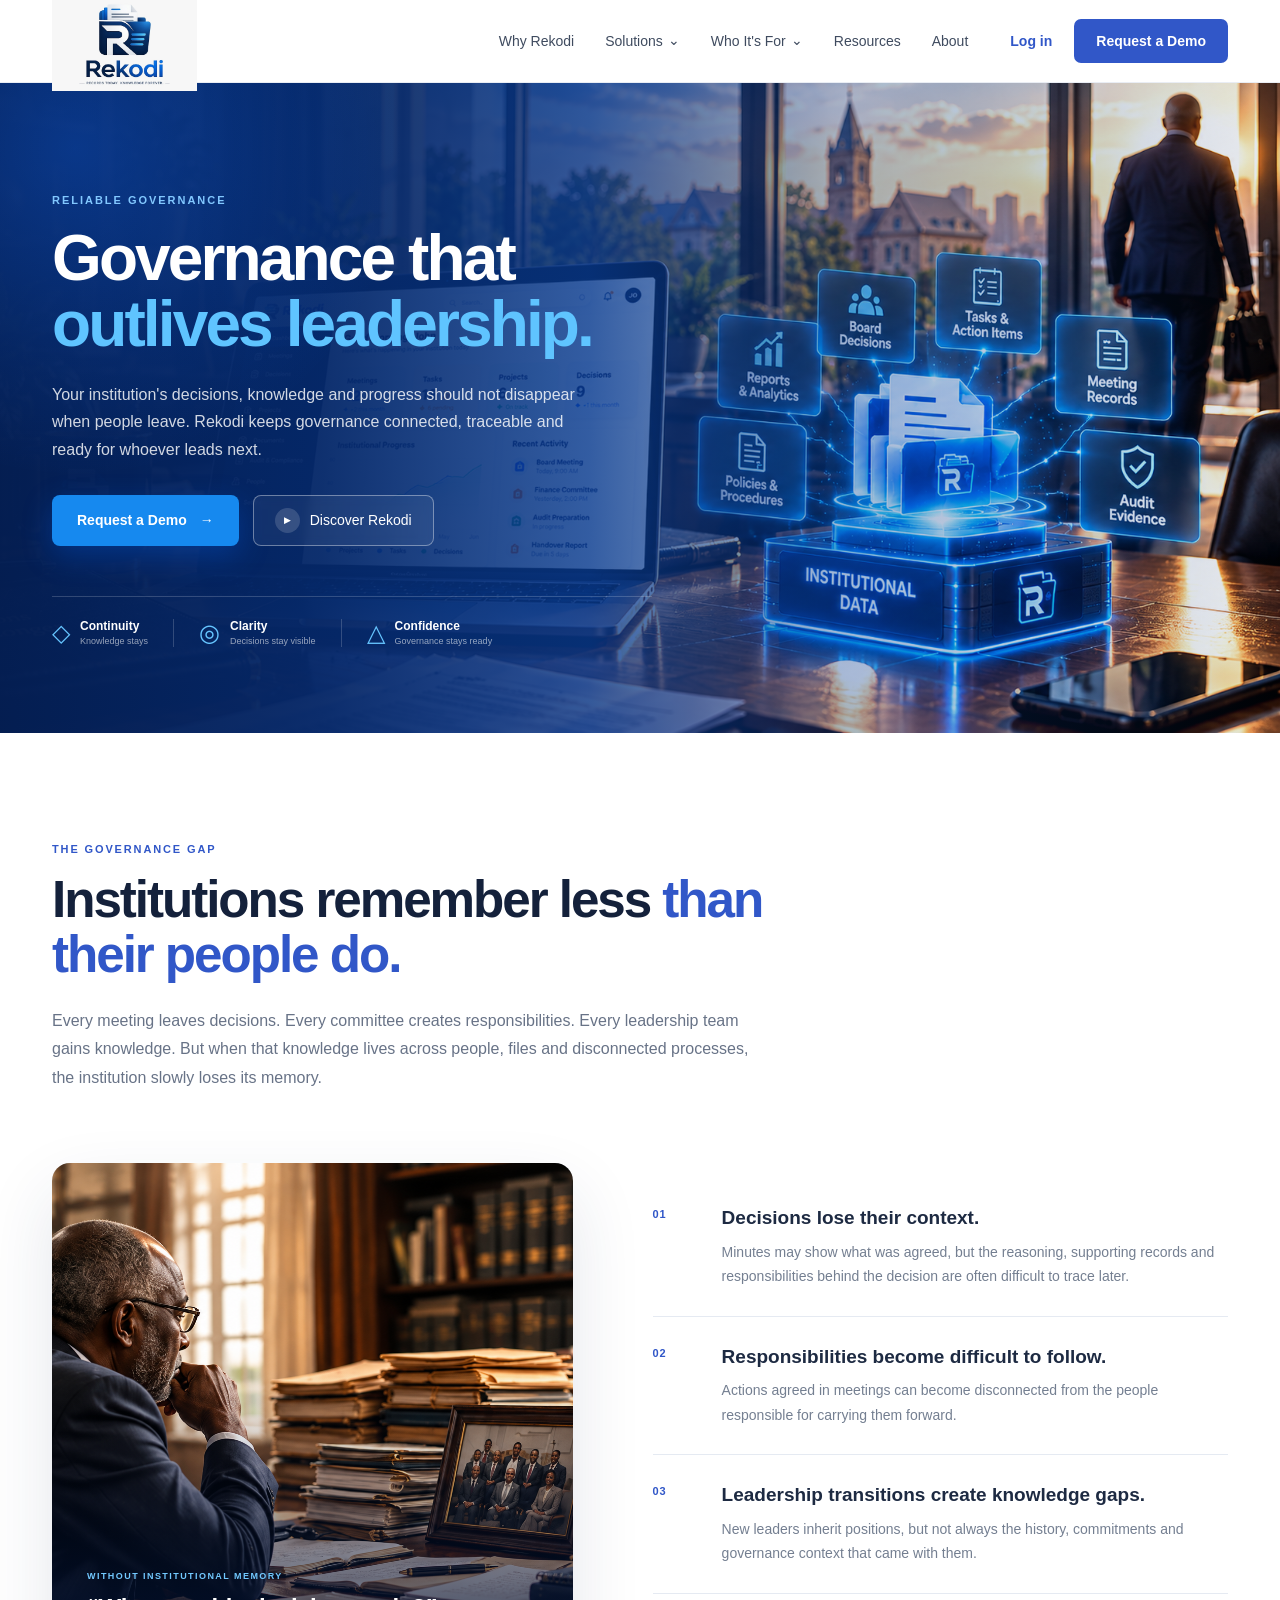
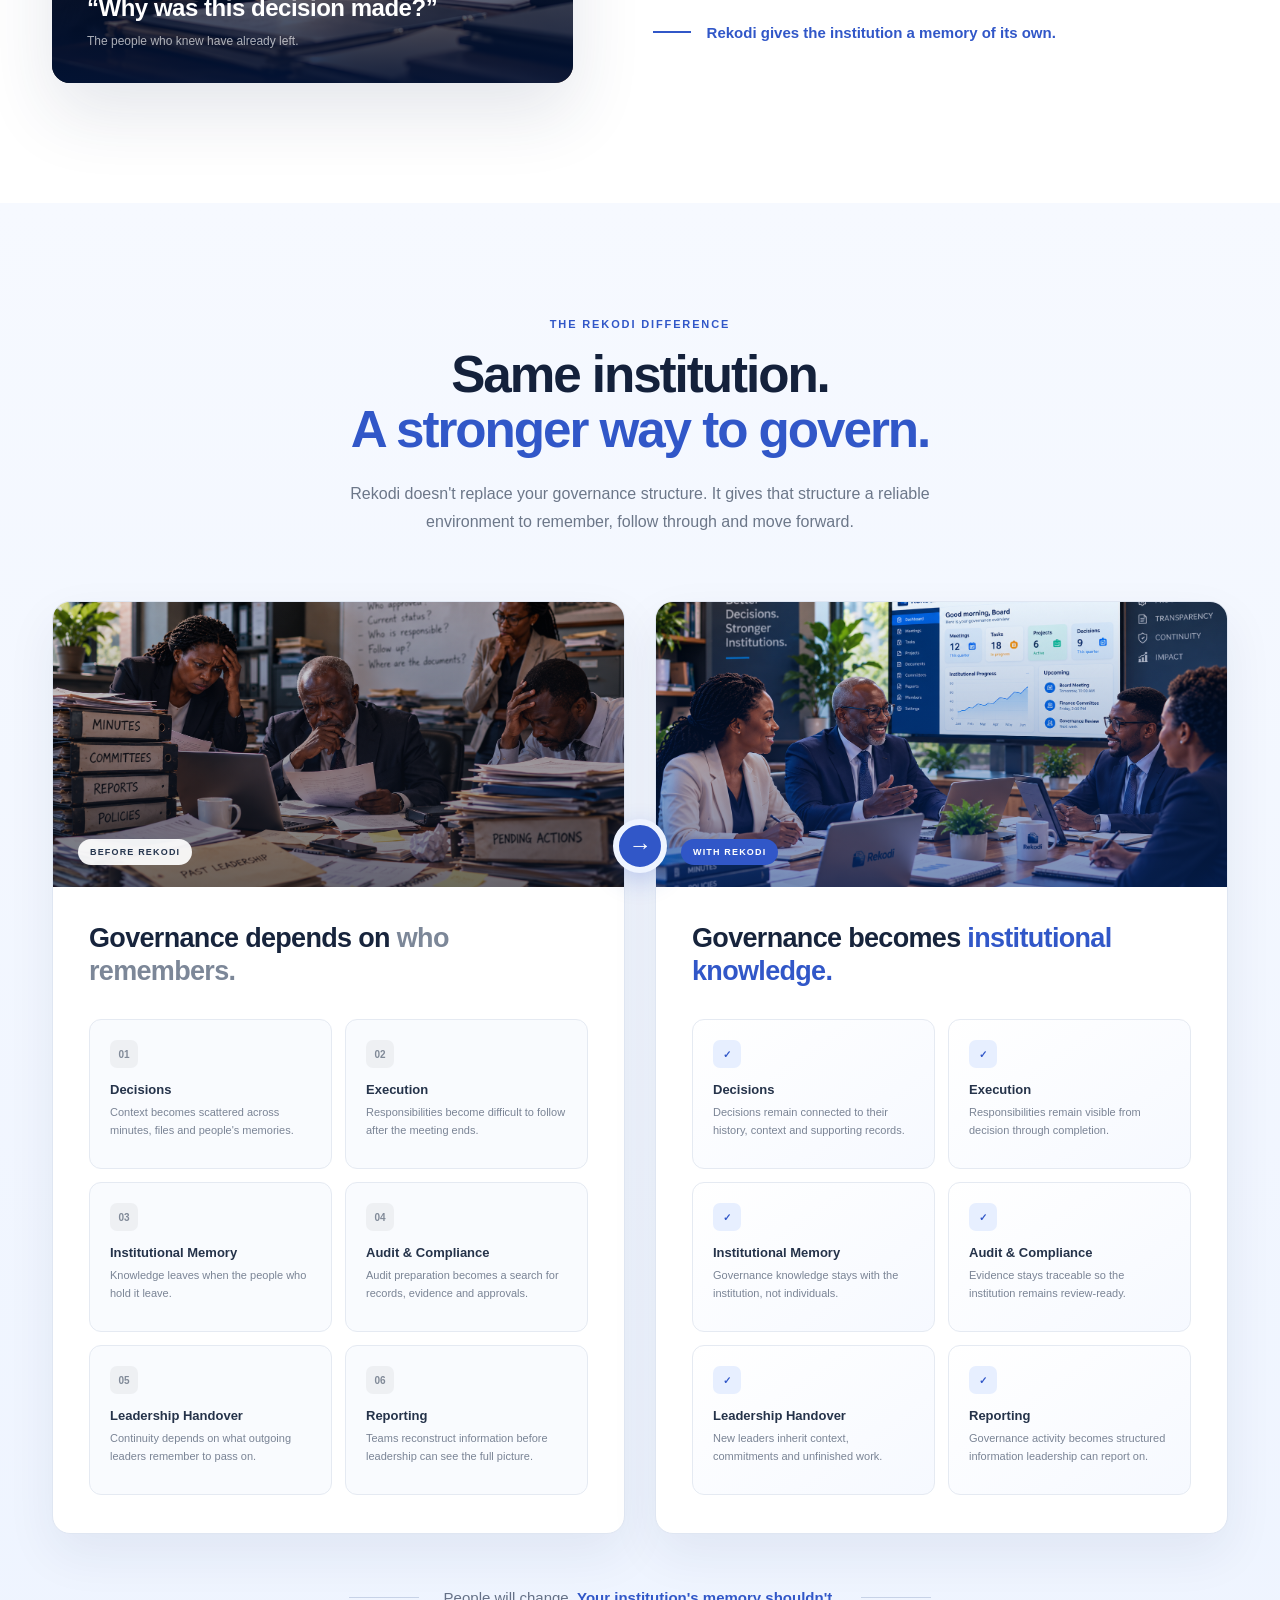
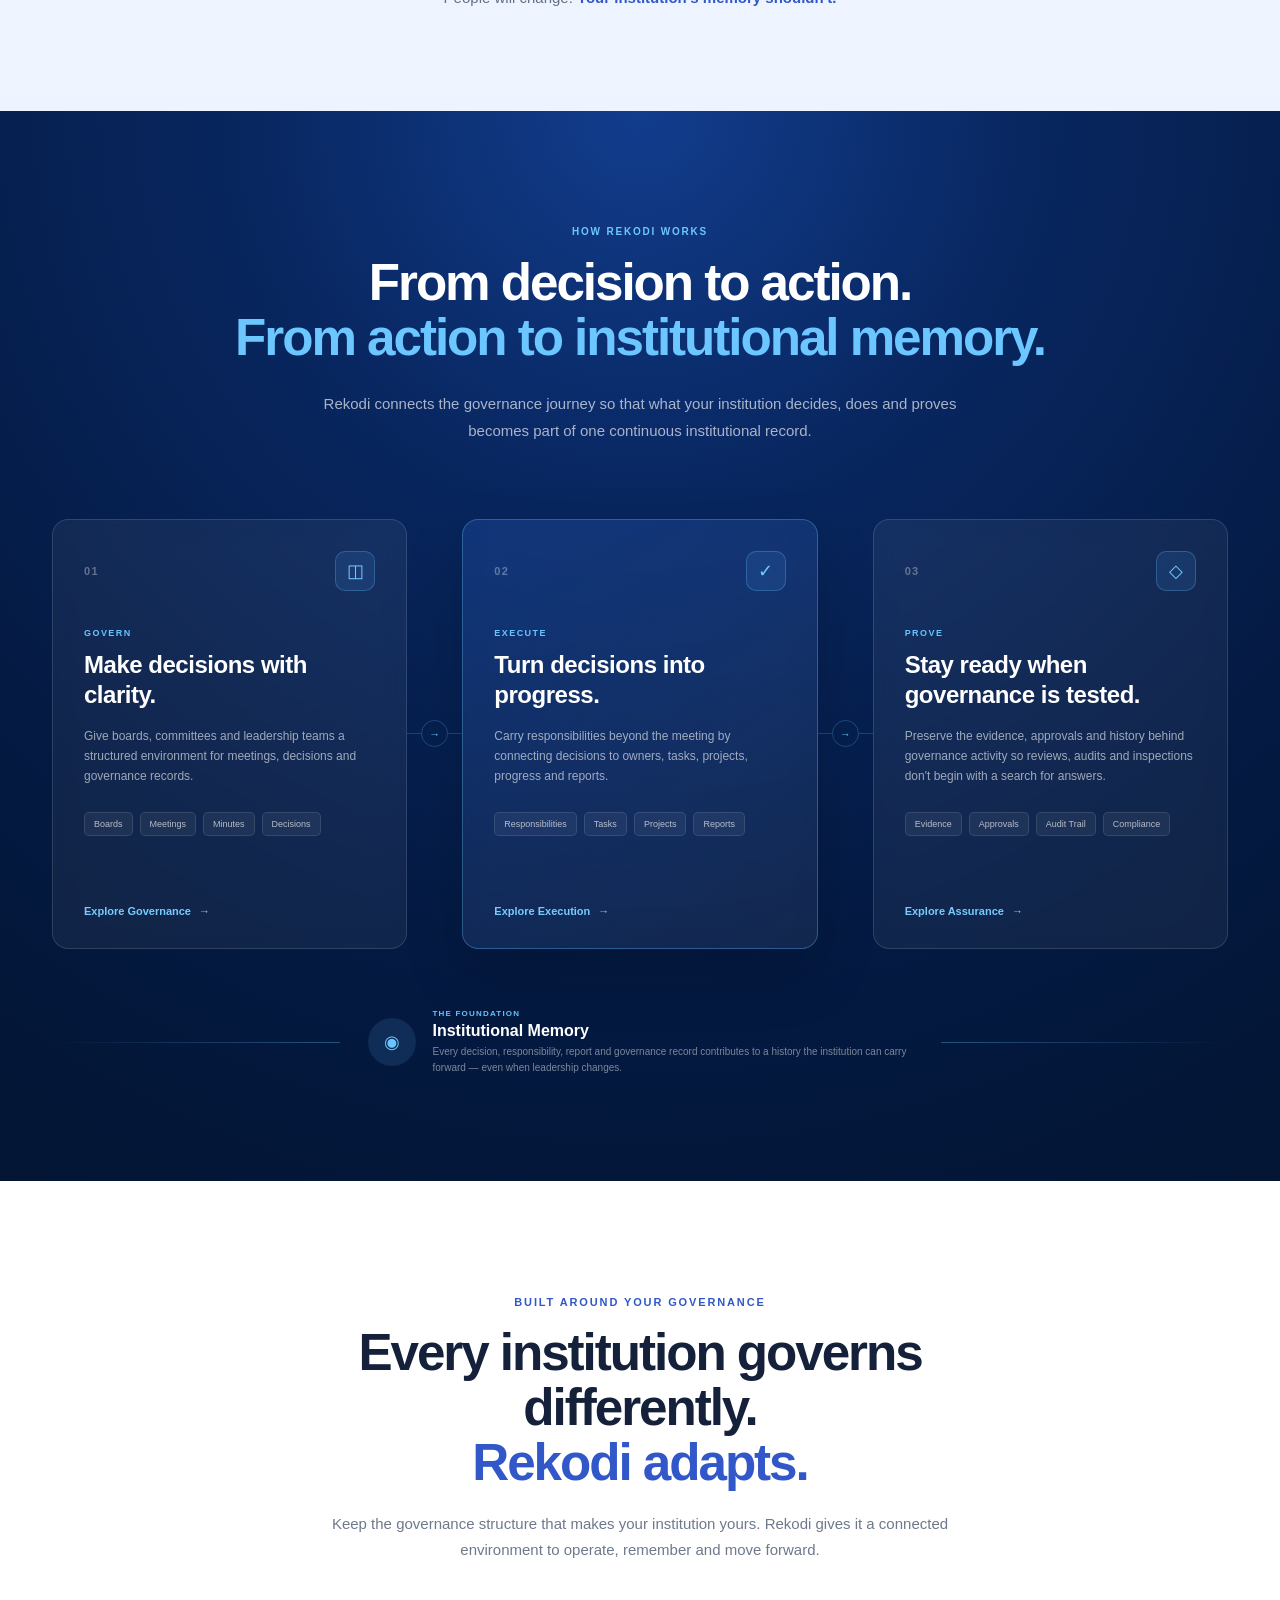
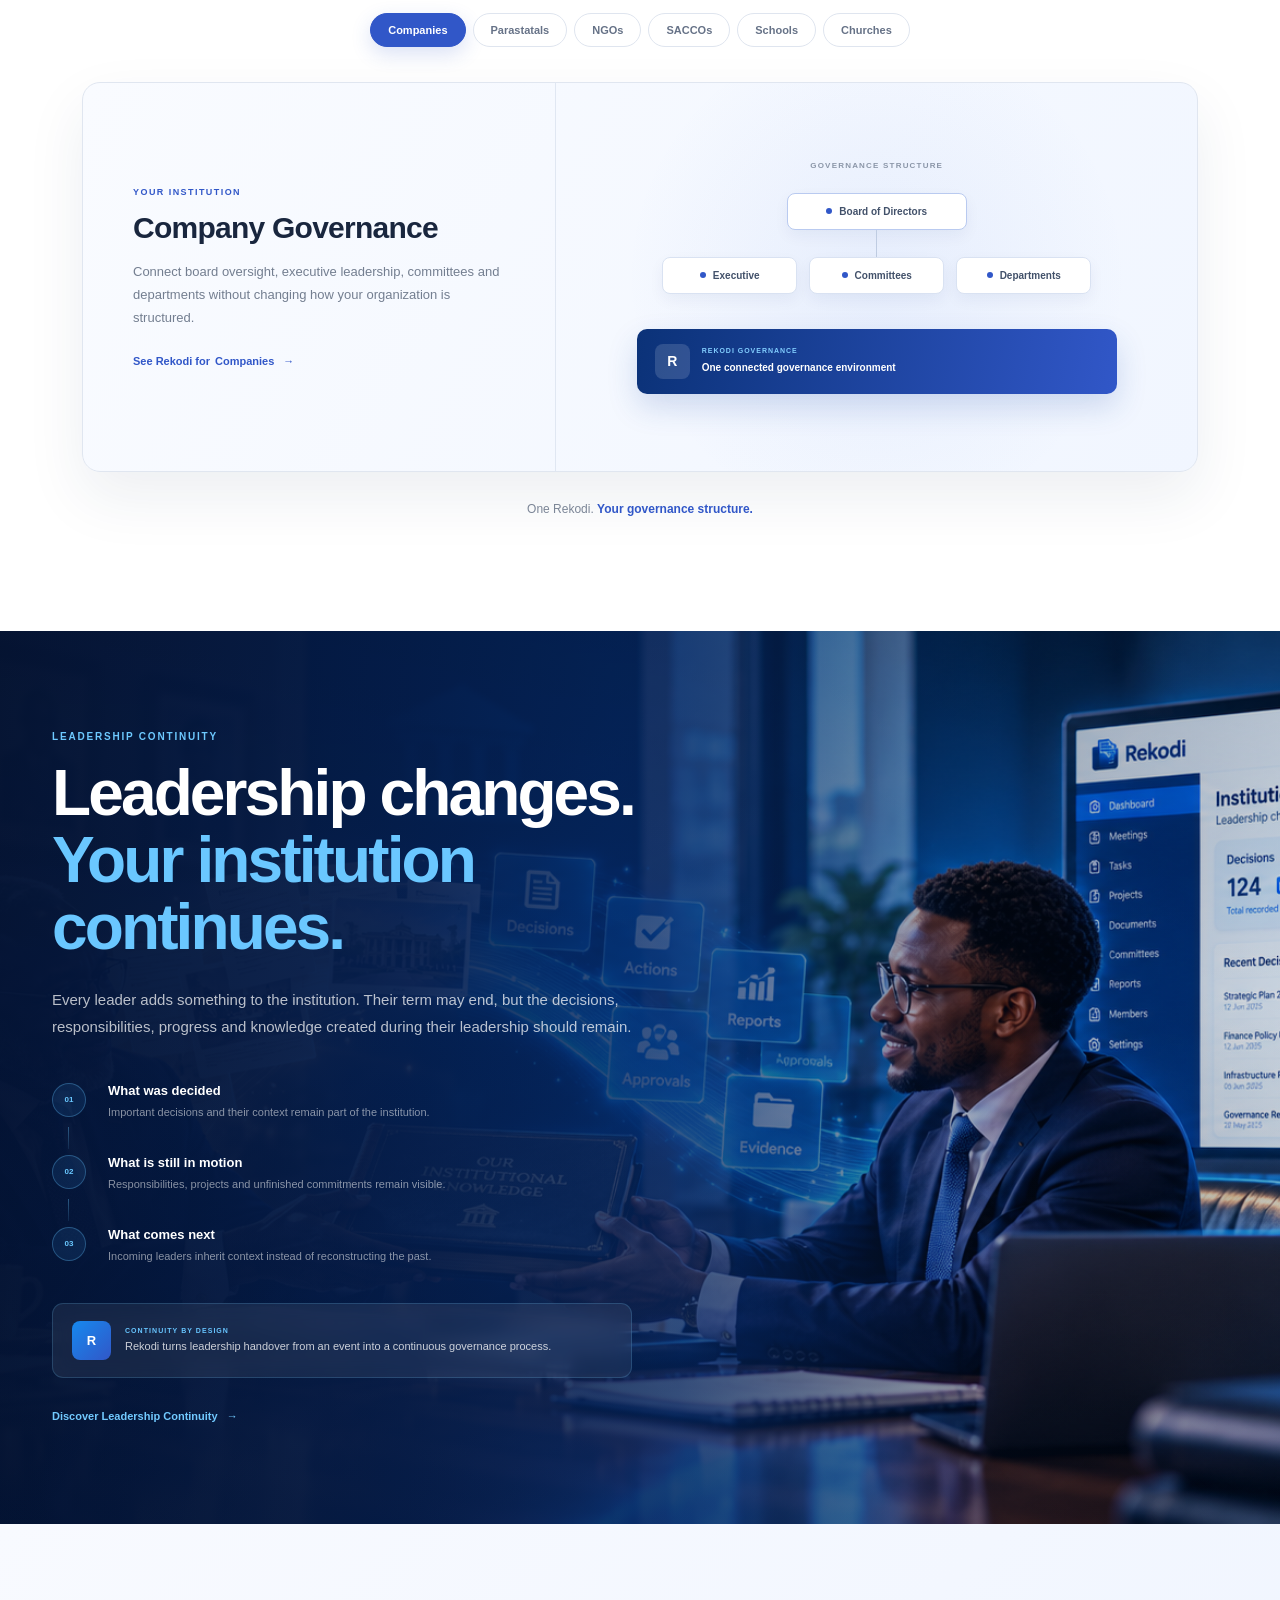
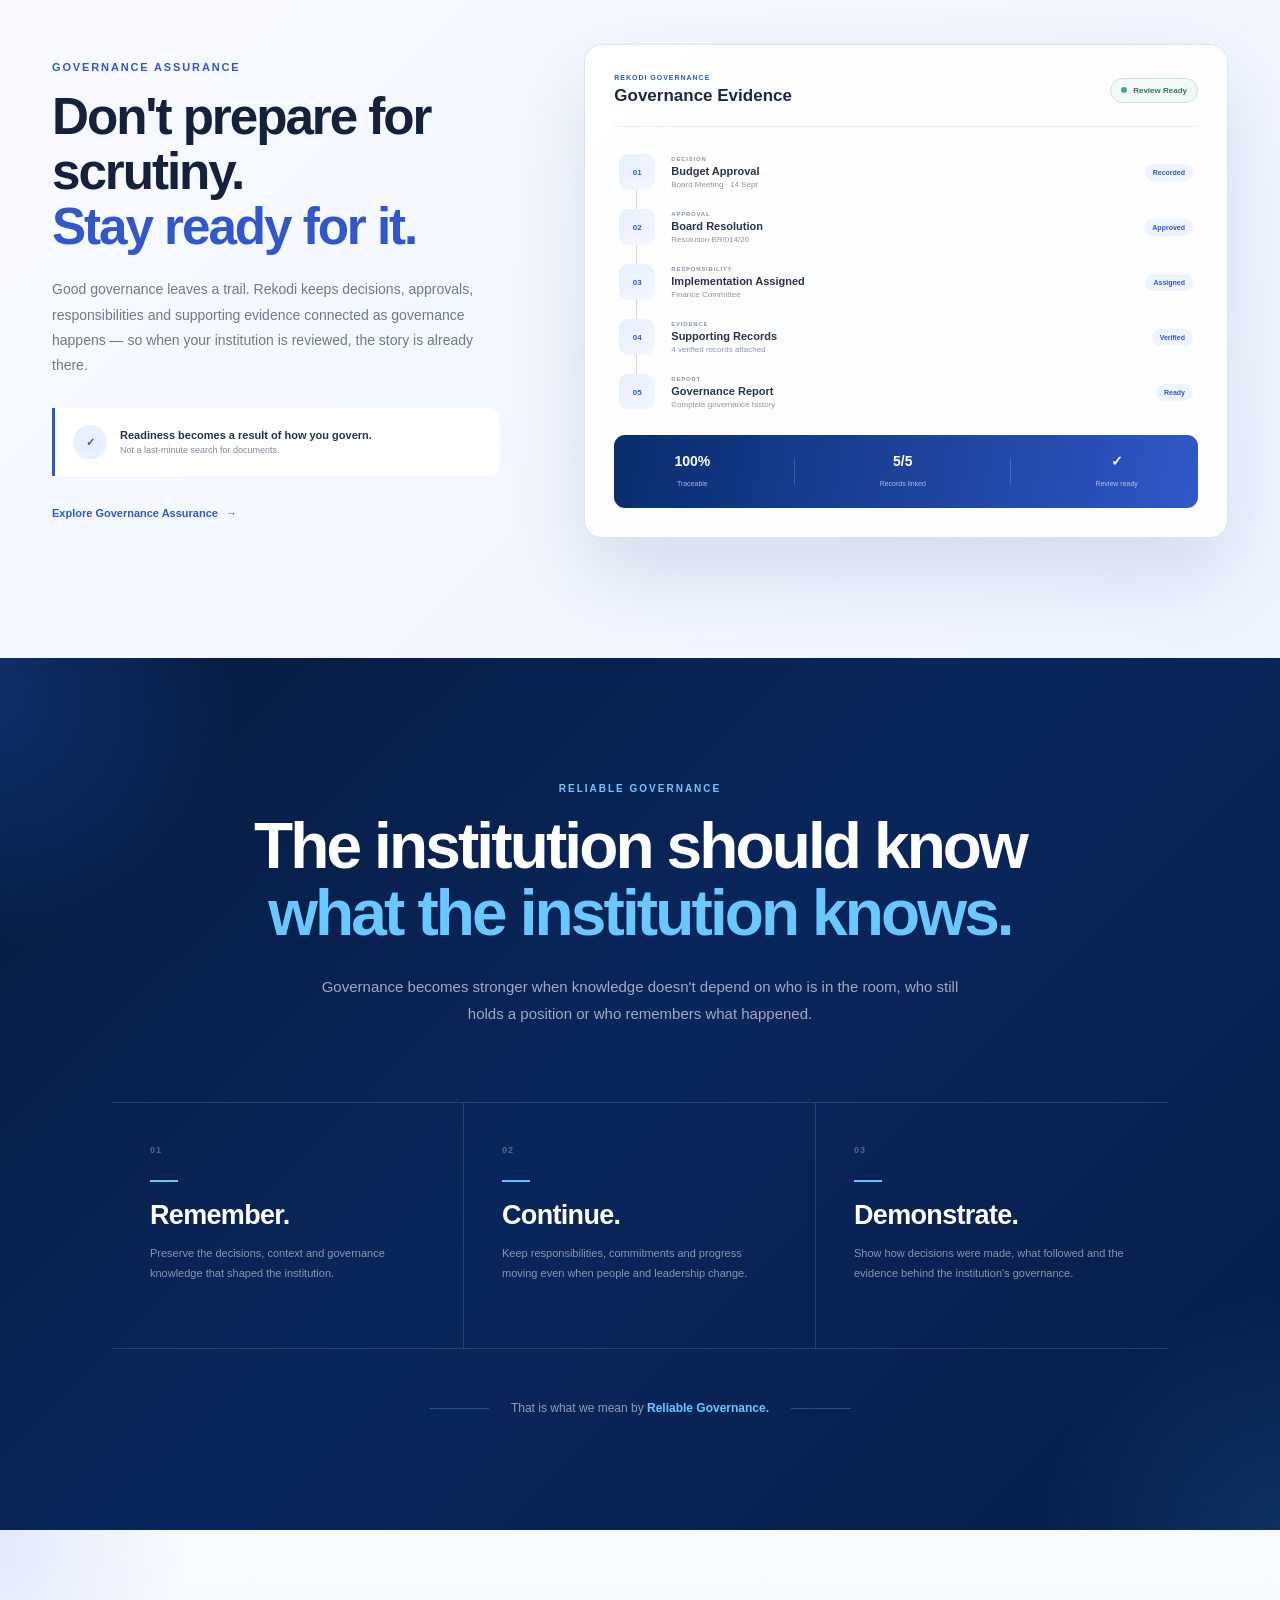
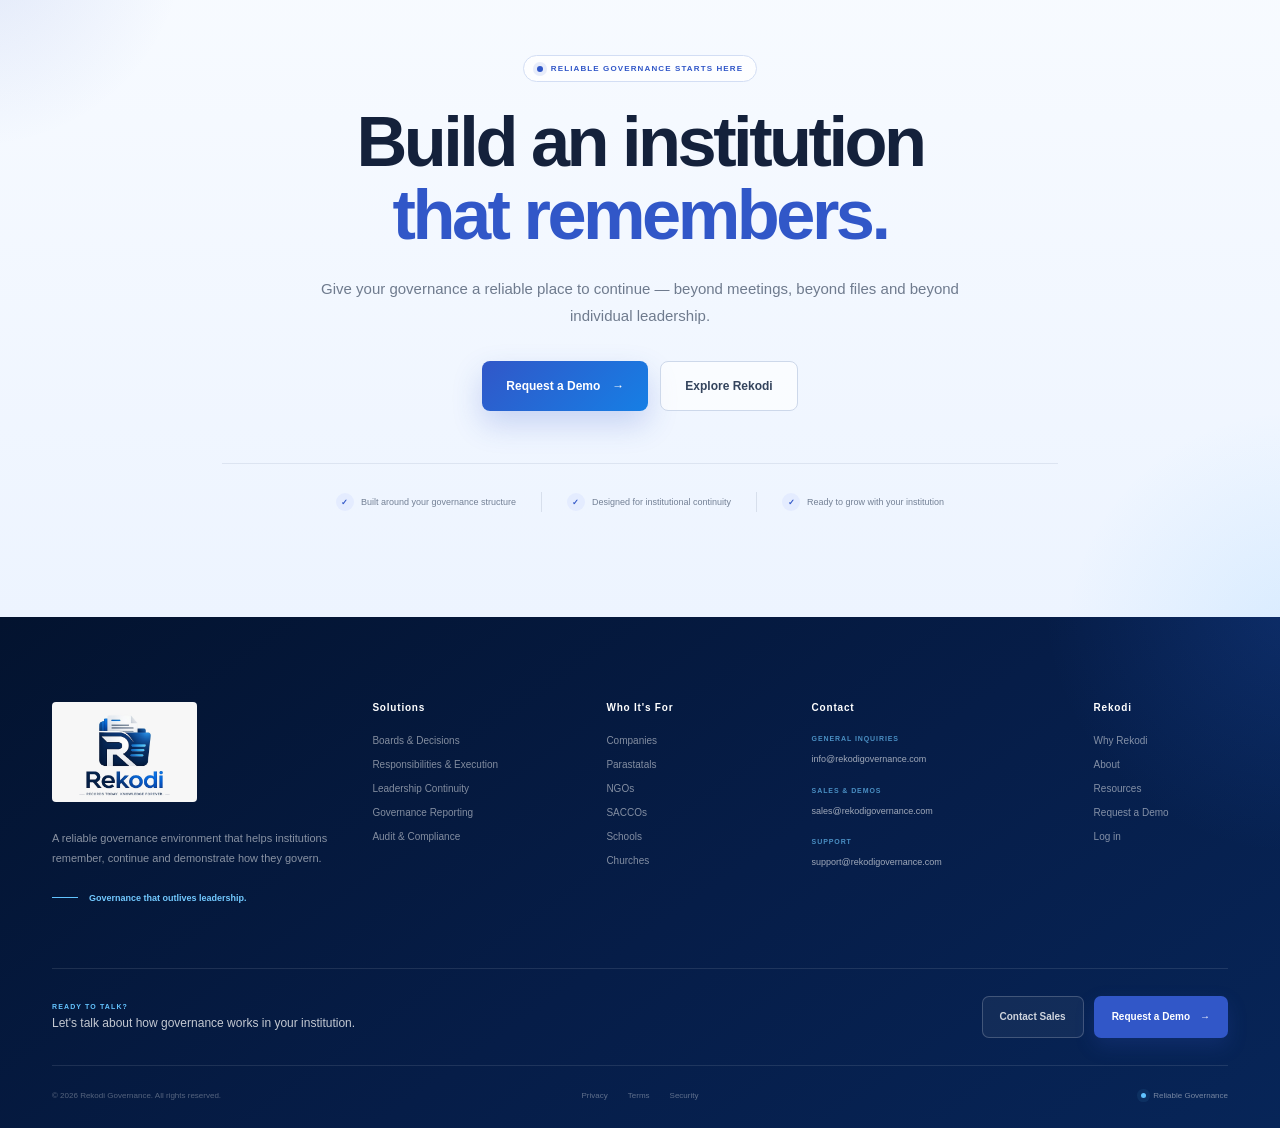
<file: index.html>
<!DOCTYPE html>
<html lang="en">
<head>
    <meta charset="UTF-8">
    <meta name="viewport" content="width=device-width, initial-scale=1.0">

    <title>Rekodi Governance | Reliable Governance</title>

    <link rel="stylesheet" href="styles.css">
</head>

<body>
<header class="site-header">
    <div class="nav-container">

        <a href="index.html" class="brand">
            <img src="assets/images/rekodi_logo.jpeg"
                 alt="Rekodi Governance"
                 class="brand-logo">
        </a>

        <nav class="desktop-nav" aria-label="Main navigation">
            <a href="#why-rekodi">Why Rekodi</a>

            <a href="#solutions">
                Solutions
                <span class="nav-arrow">⌄</span>
            </a>

            <a href="#industries">
                Who It's For
                <span class="nav-arrow">⌄</span>
            </a>

            <a href="resources.html" class="active-nav">Resources</a>
            <a href="about.html">About</a>
        </nav>

        <div class="nav-actions">
            <a href="#" class="login-link">Log in</a>
            <a href="#demo" class="demo-button">Request a Demo</a>
        </div>

        <button class="menu-toggle"
                aria-label="Open navigation menu"
                aria-expanded="false">
            <span></span>
            <span></span>
            <span></span>
        </button>

    </div>

    <div class="mobile-nav">
        <a href="#why-rekodi">Why Rekodi</a>
        <a href="#solutions">Solutions</a>
        <a href="#industries">Who It's For</a>
        <a href="#resources">Resources</a>
        <a href="about.html">About</a>
        <a href="#" class="mobile-login">Log in</a>
        <a href="#demo" class="mobile-demo">Request a Demo</a>
    </div>
</header>





<main>

    <section class="hero">

        <!-- Full hero background -->
        <div class="hero-background"></div>

        <!-- Rekodi blue overlay -->
        <div class="hero-overlay"></div>

        <!-- Subtle blue atmospheric glow -->
        <div class="hero-glow"></div>

        <div class="hero-container">

            <div class="hero-content">

                <p class="hero-eyebrow">
                    RELIABLE GOVERNANCE
                </p>

                <h1>
                    Governance that
                    <span>outlives leadership.</span>
                </h1>

                <p class="hero-description">
                    Your institution's decisions, knowledge and progress
                    should not disappear when people leave. Rekodi keeps
                    governance connected, traceable and ready for whoever
                    leads next.
                </p>

                <div class="hero-actions">

                    <a href="#demo" class="hero-primary-btn">
                        Request a Demo
                        <span>→</span>
                    </a>

                    <a href="#why-rekodi" class="hero-secondary-btn">
                        <span class="play-icon">▶</span>
                        Discover Rekodi
                    </a>

                </div>

                <div class="hero-pillars">

                    <div class="hero-pillar">
                        <span class="pillar-icon">◇</span>
                        <div>
                            <strong>Continuity</strong>
                            <small>Knowledge stays</small>
                        </div>
                    </div>

                    <div class="hero-pillar">
                        <span class="pillar-icon">◎</span>
                        <div>
                            <strong>Clarity</strong>
                            <small>Decisions stay visible</small>
                        </div>
                    </div>

                    <div class="hero-pillar">
                        <span class="pillar-icon">△</span>
                        <div>
                            <strong>Confidence</strong>
                            <small>Governance stays ready</small>
                        </div>
                    </div>

                </div>

            </div>

        </div>

    </section>

</main>




<!--content page-->

<!-- =========================================
     THE GOVERNANCE GAP
========================================= -->

<section class="governance-gap" id="why-rekodi">

    <div class="gap-container">

        <div class="gap-intro">

            <p class="section-eyebrow">
                THE GOVERNANCE GAP
            </p>

            <h2>
                Institutions remember less
                <span>than their people do.</span>
            </h2>

            <p class="gap-intro-text">
                Every meeting leaves decisions. Every committee creates
                responsibilities. Every leadership team gains knowledge.
                But when that knowledge lives across people, files and
                disconnected processes, the institution slowly loses its memory.
            </p>

        </div>


        <div class="gap-grid">

            <!-- LEFT: BEFORE REKODI -->
            <div class="gap-visual">

                <div class="gap-image-wrap">

                    <img
                        src="assets/images/old_man_image.png"
                        alt="Institutional knowledge and leadership continuity"
                        class="gap-image"
                    >

                    <div class="memory-overlay">

                        <span class="memory-label">
                            WITHOUT INSTITUTIONAL MEMORY
                        </span>

                        <p>
                            “Why was this decision made?”
                        </p>

                        <span class="memory-answer">
                            The people who knew have already left.
                        </span>

                    </div>

                </div>

            </div>


            <!-- RIGHT: GOVERNANCE PROBLEMS -->
            <div class="gap-content">

                <div class="gap-item">

                    <span class="gap-number">01</span>

                    <div>
                        <h3>Decisions lose their context.</h3>

                        <p>
                            Minutes may show what was agreed, but the reasoning,
                            supporting records and responsibilities behind the
                            decision are often difficult to trace later.
                        </p>
                    </div>

                </div>


                <div class="gap-item">

                    <span class="gap-number">02</span>

                    <div>
                        <h3>Responsibilities become difficult to follow.</h3>

                        <p>
                            Actions agreed in meetings can become disconnected
                            from the people responsible for carrying them forward.
                        </p>
                    </div>

                </div>


                <div class="gap-item">

                    <span class="gap-number">03</span>

                    <div>
                        <h3>Leadership transitions create knowledge gaps.</h3>

                        <p>
                            New leaders inherit positions, but not always the
                            history, commitments and governance context that came
                            with them.
                        </p>
                    </div>

                </div>


                <div class="gap-conclusion">

                    <span class="conclusion-line"></span>

                    <p>
                        Rekodi gives the institution a memory of its own.
                    </p>

                </div>

            </div>

        </div>

    </div>

</section>

<!--Rekodi solution section-->


<!-- =========================================
     BEFORE / WITH REKODI
========================================= -->

<section class="transformation-section">

    <div class="transformation-container">

        <!-- SECTION HEADING -->
        <div class="transformation-heading">

            <p class="section-eyebrow">
                THE REKODI DIFFERENCE
            </p>

            <h2>
                Same institution.
                <span>A stronger way to govern.</span>
            </h2>

            <p>
                Rekodi doesn't replace your governance structure.
                It gives that structure a reliable environment to remember,
                follow through and move forward.
            </p>

        </div>


        <div class="transformation-grid">


            <!-- =====================================
                 BEFORE REKODI
            ====================================== -->

            <article class="state-card state-before">

                <div class="state-image">

                    <img
                        src="assets/images/before_rekodi.png"
                        alt="Institution before Rekodi"
                    >

                    <div class="state-image-overlay"></div>

                    <span class="state-label">
                        BEFORE REKODI
                    </span>

                </div>


                <div class="state-content">

                    <h3>
                        Governance depends on
                        <span>who remembers.</span>
                    </h3>


                    <div class="governance-card-grid">


                        <!-- DECISIONS -->
                        <div class="governance-mini-card">

                            <span class="mini-card-icon before-icon">
                                01
                            </span>

                            <h4>Decisions</h4>

                            <p>
                                Context becomes scattered across
                                minutes, files and people's memories.
                            </p>

                        </div>


                        <!-- EXECUTION -->
                        <div class="governance-mini-card">

                            <span class="mini-card-icon before-icon">
                                02
                            </span>

                            <h4>Execution</h4>

                            <p>
                                Responsibilities become difficult
                                to follow after the meeting ends.
                            </p>

                        </div>


                        <!-- INSTITUTIONAL MEMORY -->
                        <div class="governance-mini-card">

                            <span class="mini-card-icon before-icon">
                                03
                            </span>

                            <h4>Institutional Memory</h4>

                            <p>
                                Knowledge leaves when the people
                                who hold it leave.
                            </p>

                        </div>


                        <!-- AUDIT -->
                        <div class="governance-mini-card">

                            <span class="mini-card-icon before-icon">
                                04
                            </span>

                            <h4>Audit & Compliance</h4>

                            <p>
                                Audit preparation becomes a search
                                for records, evidence and approvals.
                            </p>

                        </div>


                        <!-- HANDOVER -->
                        <div class="governance-mini-card">

                            <span class="mini-card-icon before-icon">
                                05
                            </span>

                            <h4>Leadership Handover</h4>

                            <p>
                                Continuity depends on what outgoing
                                leaders remember to pass on.
                            </p>

                        </div>


                        <!-- REPORTING -->
                        <div class="governance-mini-card">

                            <span class="mini-card-icon before-icon">
                                06
                            </span>

                            <h4>Reporting</h4>

                            <p>
                                Teams reconstruct information before
                                leadership can see the full picture.
                            </p>

                        </div>

                    </div>

                </div>

            </article>



            <!-- =====================================
                 TRANSFORMATION ARROW
            ====================================== -->

            <div
                class="transformation-arrow"
                aria-hidden="true"
            >
                <span>→</span>
            </div>



            <!-- =====================================
                 WITH REKODI
            ====================================== -->

            <article class="state-card state-after">

                <div class="state-image">

                    <img
                        src="assets/images/after_rekodi.png"
                        alt="Institution using Rekodi Governance"
                    >

                    <div class="state-image-overlay"></div>

                    <span class="state-label">
                        WITH REKODI
                    </span>

                </div>


                <div class="state-content">

                    <h3>
                        Governance becomes
                        <span>institutional knowledge.</span>
                    </h3>


                    <div class="governance-card-grid">


                        <!-- DECISIONS -->
                        <div class="governance-mini-card">

                            <span class="mini-card-icon after-icon">
                                ✓
                            </span>

                            <h4>Decisions</h4>

                            <p>
                                Decisions remain connected to their
                                history, context and supporting records.
                            </p>

                        </div>


                        <!-- EXECUTION -->
                        <div class="governance-mini-card">

                            <span class="mini-card-icon after-icon">
                                ✓
                            </span>

                            <h4>Execution</h4>

                            <p>
                                Responsibilities remain visible
                                from decision through completion.
                            </p>

                        </div>


                        <!-- INSTITUTIONAL MEMORY -->
                        <div class="governance-mini-card">

                            <span class="mini-card-icon after-icon">
                                ✓
                            </span>

                            <h4>Institutional Memory</h4>

                            <p>
                                Governance knowledge stays with
                                the institution, not individuals.
                            </p>

                        </div>


                        <!-- AUDIT -->
                        <div class="governance-mini-card">

                            <span class="mini-card-icon after-icon">
                                ✓
                            </span>

                            <h4>Audit & Compliance</h4>

                            <p>
                                Evidence stays traceable so the
                                institution remains review-ready.
                            </p>

                        </div>


                        <!-- HANDOVER -->
                        <div class="governance-mini-card">

                            <span class="mini-card-icon after-icon">
                                ✓
                            </span>

                            <h4>Leadership Handover</h4>

                            <p>
                                New leaders inherit context,
                                commitments and unfinished work.
                            </p>

                        </div>


                        <!-- REPORTING -->
                        <div class="governance-mini-card">

                            <span class="mini-card-icon after-icon">
                                ✓
                            </span>

                            <h4>Reporting</h4>

                            <p>
                                Governance activity becomes structured
                                information leadership can report on.
                            </p>

                        </div>

                    </div>

                </div>

            </article>

        </div>


        <!-- CLOSING MESSAGE -->

        <div class="transformation-statement">

            <span class="statement-line"></span>

            <p>
                People will change.
                <strong>
                    Your institution's memory shouldn't.
                </strong>
            </p>

            <span class="statement-line"></span>

        </div>

    </div>

</section>





<!-- =========================================
     REKODI GOVERNANCE SYSTEM
========================================= -->

<section class="governance-system" id="solutions">

    <div class="governance-system-container">

        <!-- Heading -->

        <div class="system-heading">

            <p class="system-eyebrow">
                HOW REKODI WORKS
            </p>

            <h2>
                From decision to action.
                <span>From action to institutional memory.</span>
            </h2>

            <p>
                Rekodi connects the governance journey so that what your
                institution decides, does and proves becomes part of one
                continuous institutional record.
            </p>

        </div>


        <!-- Governance Journey -->

        <div class="governance-journey">


            <!-- =====================================
                 01 GOVERN
            ====================================== -->

            <div class="journey-card">

                <div class="journey-top">

                    <span class="journey-number">
                        01
                    </span>

                    <div class="journey-icon">
                        ◫
                    </div>

                </div>

                <span class="journey-label">
                    GOVERN
                </span>

                <h3>
                    Make decisions with
                    clarity.
                </h3>

                <p>
                    Give boards, committees and leadership teams a structured
                    environment for meetings, decisions and governance records.
                </p>


                <div class="journey-tags">

                    <span>Boards</span>
                    <span>Meetings</span>
                    <span>Minutes</span>
                    <span>Decisions</span>

                </div>


                <a href="#" class="journey-link">
                    Explore Governance
                    <span>→</span>
                </a>

            </div>



            <!-- Connector -->

            <div class="journey-connector">

                <span></span>

                <div>→</div>

                <span></span>

            </div>



            <!-- =====================================
                 02 EXECUTE
            ====================================== -->

            <div class="journey-card journey-card-featured">

                <div class="journey-top">

                    <span class="journey-number">
                        02
                    </span>

                    <div class="journey-icon">
                        ✓
                    </div>

                </div>

                <span class="journey-label">
                    EXECUTE
                </span>

                <h3>
                    Turn decisions into
                    progress.
                </h3>

                <p>
                    Carry responsibilities beyond the meeting by connecting
                    decisions to owners, tasks, projects, progress and reports.
                </p>


                <div class="journey-tags">

                    <span>Responsibilities</span>
                    <span>Tasks</span>
                    <span>Projects</span>
                    <span>Reports</span>

                </div>


                <a href="#" class="journey-link">
                    Explore Execution
                    <span>→</span>
                </a>

            </div>



            <!-- Connector -->

            <div class="journey-connector">

                <span></span>

                <div>→</div>

                <span></span>

            </div>



            <!-- =====================================
                 03 PROVE
            ====================================== -->

            <div class="journey-card">

                <div class="journey-top">

                    <span class="journey-number">
                        03
                    </span>

                    <div class="journey-icon">
                        ◇
                    </div>

                </div>

                <span class="journey-label">
                    PROVE
                </span>

                <h3>
                    Stay ready when
                    governance is tested.
                </h3>

                <p>
                    Preserve the evidence, approvals and history behind
                    governance activity so reviews, audits and inspections
                    don't begin with a search for answers.
                </p>


                <div class="journey-tags">

                    <span>Evidence</span>
                    <span>Approvals</span>
                    <span>Audit Trail</span>
                    <span>Compliance</span>

                </div>


                <a href="#" class="journey-link">
                    Explore Assurance
                    <span>→</span>
                </a>

            </div>

        </div>



        <!-- =========================================
             INSTITUTIONAL MEMORY
        ========================================== -->

        <div class="memory-foundation">

            <div class="memory-foundation-line"></div>


            <div class="memory-foundation-content">

                <div class="memory-foundation-icon">
                    ◉
                </div>


                <div>

                    <span>
                        THE FOUNDATION
                    </span>

                    <h3>
                        Institutional Memory
                    </h3>

                    <p>
                        Every decision, responsibility, report and governance
                        record contributes to a history the institution can
                        carry forward — even when leadership changes.
                    </p>

                </div>

            </div>


            <div class="memory-foundation-line"></div>

        </div>

    </div>

</section>



<!-- =========================================
     BUILT FOR YOUR INSTITUTION
========================================= -->

<section class="institution-section" id="industries">

    <div class="institution-container">

        <div class="institution-heading">

            <p class="section-eyebrow">
                BUILT AROUND YOUR GOVERNANCE
            </p>

            <h2>
                Every institution governs differently.
                <span>Rekodi adapts.</span>
            </h2>

            <p>
                Keep the governance structure that makes your institution
                yours. Rekodi gives it a connected environment to operate,
                remember and move forward.
            </p>

        </div>


        <!-- Institution Selector -->

        <div class="institution-selector">

            <button
                class="institution-tab active"
                data-institution="company"
            >
                Companies
            </button>

            <button
                class="institution-tab"
                data-institution="parastatal"
            >
                Parastatals
            </button>

            <button
                class="institution-tab"
                data-institution="ngo"
            >
                NGOs
            </button>

            <button
                class="institution-tab"
                data-institution="sacco"
            >
                SACCOs
            </button>

            <button
                class="institution-tab"
                data-institution="school"
            >
                Schools
            </button>

            <button
                class="institution-tab"
                data-institution="church"
            >
                Churches
            </button>

        </div>


        <!-- Governance Structure -->

        <div class="institution-display">


            <!-- Left -->

            <div class="institution-message">

                <span class="institution-type-label">
                    YOUR INSTITUTION
                </span>

                <h3 id="institution-title">
                    Company Governance
                </h3>

                <p id="institution-description">
                    Connect board oversight, executive leadership,
                    committees and departments without changing how
                    your organization is structured.
                </p>


                <a href="#" class="institution-link">

                    See Rekodi for
                    <span id="institution-link-name">
                        Companies
                    </span>

                    <span class="institution-arrow">→</span>

                </a>

            </div>


            <!-- Right Governance Structure -->

            <div class="structure-visual">

                <div class="structure-heading">
                    GOVERNANCE STRUCTURE
                </div>


                <div class="structure-node structure-primary">

                    <span class="node-dot"></span>

                    <span id="structure-one">
                        Board of Directors
                    </span>

                </div>


                <div class="structure-line"></div>


                <div class="structure-row">

                    <div class="structure-node">

                        <span class="node-dot"></span>

                        <span id="structure-two">
                            Executive
                        </span>

                    </div>


                    <div class="structure-node">

                        <span class="node-dot"></span>

                        <span id="structure-three">
                            Committees
                        </span>

                    </div>


                    <div class="structure-node">

                        <span class="node-dot"></span>

                        <span id="structure-four">
                            Departments
                        </span>

                    </div>

                </div>


                <div class="rekodi-foundation">

                    <div class="foundation-mark">
                        R
                    </div>

                    <div>

                        <span>
                            REKODI GOVERNANCE
                        </span>

                        <strong>
                            One connected governance environment
                        </strong>

                    </div>

                </div>

            </div>

        </div>


        <p class="institution-closing">
            One Rekodi.
            <strong>Your governance structure.</strong>
        </p>

    </div>

</section>




<!-- =========================================
     LEADERSHIP CONTINUITY
========================================= -->

<section class="continuity-section">

    <div class="continuity-background">
        <img
            src="assets/images/transition_image.png"
            alt="Leadership transition and institutional continuity"
        >
    </div>

    <div class="continuity-overlay"></div>

    <div class="continuity-container">

        <div class="continuity-content">

            <p class="continuity-eyebrow">
                LEADERSHIP CONTINUITY
            </p>

            <h2>
                Leadership changes.
                <span>Your institution continues.</span>
            </h2>

            <p class="continuity-description">
                Every leader adds something to the institution.
                Their term may end, but the decisions, responsibilities,
                progress and knowledge created during their leadership
                should remain.
            </p>


            <!-- Continuity Journey -->

            <div class="continuity-journey">

                <div class="continuity-step">

                    <span class="continuity-number">
                        01
                    </span>

                    <div>
                        <strong>What was decided</strong>
                        <p>
                            Important decisions and their context
                            remain part of the institution.
                        </p>
                    </div>

                </div>


                <div class="continuity-line"></div>


                <div class="continuity-step">

                    <span class="continuity-number">
                        02
                    </span>

                    <div>
                        <strong>What is still in motion</strong>
                        <p>
                            Responsibilities, projects and unfinished
                            commitments remain visible.
                        </p>
                    </div>

                </div>


                <div class="continuity-line"></div>


                <div class="continuity-step">

                    <span class="continuity-number">
                        03
                    </span>

                    <div>
                        <strong>What comes next</strong>
                        <p>
                            Incoming leaders inherit context instead
                            of reconstructing the past.
                        </p>
                    </div>

                </div>

            </div>


            <!-- Handover statement -->

            <div class="continuity-callout">

                <div class="continuity-callout-mark">
                    R
                </div>

                <div>

                    <span>
                        CONTINUITY BY DESIGN
                    </span>

                    <p>
                        Rekodi turns leadership handover from an event
                        into a continuous governance process.
                    </p>

                </div>

            </div>


            <a href="#" class="continuity-link">
                Discover Leadership Continuity
                <span>→</span>
            </a>

        </div>

    </div>

</section>




<!-- =========================================
     AUDIT & COMPLIANCE CONFIDENCE
========================================= -->

<section class="assurance-section">

    <div class="assurance-container">

        <!-- LEFT CONTENT -->

        <div class="assurance-content">

            <p class="section-eyebrow">
                GOVERNANCE ASSURANCE
            </p>

            <h2>
                Don't prepare for scrutiny.
                <span>Stay ready for it.</span>
            </h2>

            <p class="assurance-description">
                Good governance leaves a trail. Rekodi keeps decisions,
                approvals, responsibilities and supporting evidence connected
                as governance happens — so when your institution is reviewed,
                the story is already there.
            </p>


            <!-- Small statement -->

            <div class="assurance-principle">

                <div class="principle-icon">
                    ✓
                </div>

                <div>
                    <strong>
                        Readiness becomes a result of how you govern.
                    </strong>

                    <p>
                        Not a last-minute search for documents.
                    </p>
                </div>

            </div>


            <a href="#" class="assurance-link">
                Explore Governance Assurance
                <span>→</span>
            </a>

        </div>



        <!-- RIGHT VISUAL -->

        <div class="assurance-visual">

            <div class="assurance-dashboard">


                <!-- Dashboard Header -->

                <div class="assurance-dashboard-header">

                    <div>

                        <span class="dashboard-label">
                            REKODI GOVERNANCE
                        </span>

                        <h3>
                            Governance Evidence
                        </h3>

                    </div>


                    <div class="readiness-badge">

                        <span class="readiness-dot"></span>

                        Review Ready

                    </div>

                </div>



                <!-- Evidence Chain -->

                <div class="evidence-chain">


                    <!-- Decision -->

                    <div class="evidence-item">

                        <div class="evidence-icon">
                            01
                        </div>

                        <div class="evidence-info">

                            <span>
                                DECISION
                            </span>

                            <strong>
                                Budget Approval
                            </strong>

                            <small>
                                Board Meeting · 14 Sept
                            </small>

                        </div>

                        <span class="evidence-status">
                            Recorded
                        </span>

                    </div>



                    <div class="evidence-connector">
                        <span></span>
                    </div>



                    <!-- Approval -->

                    <div class="evidence-item">

                        <div class="evidence-icon">
                            02
                        </div>

                        <div class="evidence-info">

                            <span>
                                APPROVAL
                            </span>

                            <strong>
                                Board Resolution
                            </strong>

                            <small>
                                Resolution BR/014/26
                            </small>

                        </div>

                        <span class="evidence-status">
                            Approved
                        </span>

                    </div>



                    <div class="evidence-connector">
                        <span></span>
                    </div>



                    <!-- Responsibility -->

                    <div class="evidence-item">

                        <div class="evidence-icon">
                            03
                        </div>

                        <div class="evidence-info">

                            <span>
                                RESPONSIBILITY
                            </span>

                            <strong>
                                Implementation Assigned
                            </strong>

                            <small>
                                Finance Committee
                            </small>

                        </div>

                        <span class="evidence-status">
                            Assigned
                        </span>

                    </div>



                    <div class="evidence-connector">
                        <span></span>
                    </div>



                    <!-- Evidence -->

                    <div class="evidence-item">

                        <div class="evidence-icon">
                            04
                        </div>

                        <div class="evidence-info">

                            <span>
                                EVIDENCE
                            </span>

                            <strong>
                                Supporting Records
                            </strong>

                            <small>
                                4 verified records attached
                            </small>

                        </div>

                        <span class="evidence-status">
                            Verified
                        </span>

                    </div>



                    <div class="evidence-connector">
                        <span></span>
                    </div>



                    <!-- Report -->

                    <div class="evidence-item">

                        <div class="evidence-icon">
                            05
                        </div>

                        <div class="evidence-info">

                            <span>
                                REPORT
                            </span>

                            <strong>
                                Governance Report
                            </strong>

                            <small>
                                Complete governance history
                            </small>

                        </div>

                        <span class="evidence-status">
                            Ready
                        </span>

                    </div>

                </div>



                <!-- Bottom summary -->

                <div class="assurance-summary">

                    <div class="summary-item">

                        <strong>
                            100%
                        </strong>

                        <span>
                            Traceable
                        </span>

                    </div>


                    <div class="summary-divider"></div>


                    <div class="summary-item">

                        <strong>
                            5/5
                        </strong>

                        <span>
                            Records linked
                        </span>

                    </div>


                    <div class="summary-divider"></div>


                    <div class="summary-item">

                        <strong>
                            ✓
                        </strong>

                        <span>
                            Review ready
                        </span>

                    </div>

                </div>

            </div>

        </div>

    </div>

</section>

<!-- =========================================
     INSTITUTIONAL CONFIDENCE
========================================= -->

<section class="institutional-confidence">

    <div class="confidence-glow confidence-glow-left"></div>
    <div class="confidence-glow confidence-glow-right"></div>

    <div class="confidence-container">

        <!-- Main Statement -->

        <div class="confidence-main">

            <p class="confidence-eyebrow">
                RELIABLE GOVERNANCE
            </p>

            <h2>
                The institution should know
                <span>what the institution knows.</span>
            </h2>

            <p class="confidence-intro">
                Governance becomes stronger when knowledge doesn't depend
                on who is in the room, who still holds a position or who
                remembers what happened.
            </p>

        </div>


        <!-- Three Outcomes -->

        <div class="confidence-outcomes">


            <!-- REMEMBER -->

            <div class="confidence-outcome">

                <span class="outcome-number">
                    01
                </span>

                <div class="outcome-line"></div>

                <h3>
                    Remember.
                </h3>

                <p>
                    Preserve the decisions, context and governance
                    knowledge that shaped the institution.
                </p>

            </div>


            <!-- CONTINUE -->

            <div class="confidence-outcome">

                <span class="outcome-number">
                    02
                </span>

                <div class="outcome-line"></div>

                <h3>
                    Continue.
                </h3>

                <p>
                    Keep responsibilities, commitments and progress
                    moving even when people and leadership change.
                </p>

            </div>


            <!-- DEMONSTRATE -->

            <div class="confidence-outcome">

                <span class="outcome-number">
                    03
                </span>

                <div class="outcome-line"></div>

                <h3>
                    Demonstrate.
                </h3>

                <p>
                    Show how decisions were made, what followed and
                    the evidence behind the institution's governance.
                </p>

            </div>

        </div>


        <!-- Brand Closing -->

        <div class="confidence-closing">

            <span class="confidence-small-line"></span>

            <p>
                That is what we mean by
                <strong>Reliable Governance.</strong>
            </p>

            <span class="confidence-small-line"></span>

        </div>

    </div>

</section>






<!-- =========================================
     FINAL CTA
========================================= -->

<section class="final-cta" id="demo">

    <div class="final-cta-decoration final-cta-decoration-left"></div>
    <div class="final-cta-decoration final-cta-decoration-right"></div>

    <div class="final-cta-container">

        <div class="final-cta-badge">
            <span class="cta-badge-dot"></span>
            RELIABLE GOVERNANCE STARTS HERE
        </div>

        <h2>
            Build an institution
            <span>that remembers.</span>
        </h2>

        <p class="final-cta-description">
            Give your governance a reliable place to continue —
            beyond meetings, beyond files and beyond individual leadership.
        </p>


        <!-- CTA ACTIONS -->

        <div class="final-cta-actions">

            <a href="#" class="final-primary-button">
                Request a Demo
                <span>→</span>
            </a>

            <a href="#solutions" class="final-secondary-button">
                Explore Rekodi
            </a>

        </div>


        <!-- Supporting line -->

        <div class="final-cta-support">

            <div class="support-item">
                <span>✓</span>
                <p>Built around your governance structure</p>
            </div>

            <div class="support-divider"></div>

            <div class="support-item">
                <span>✓</span>
                <p>Designed for institutional continuity</p>
            </div>

            <div class="support-divider"></div>

            <div class="support-item">
                <span>✓</span>
                <p>Ready to grow with your institution</p>
            </div>

        </div>

    </div>

</section>


<!--Footer-->

<!-- =========================================
     REKODI GOVERNANCE FOOTER
========================================= -->

<footer class="site-footer">

    <div class="footer-container">


        <!-- =====================================
             MAIN FOOTER CONTENT
        ====================================== -->

        <div class="footer-main">


            <!-- =================================
                 REKODI BRAND
            ================================== -->

            <div class="footer-brand">

                <a href="index.html" class="footer-logo-link">

                    <img
                        src="assets/images/rekodi_logo.jpeg"
                        alt="Rekodi Governance"
                        class="footer-logo"
                    >

                </a>


                <p class="footer-brand-description">
                    A reliable governance environment that helps
                    institutions remember, continue and demonstrate
                    how they govern.
                </p>


                <div class="footer-brand-line">

                    <span></span>

                    <p>
                        Governance that outlives leadership.
                    </p>

                </div>

            </div>



            <!-- =================================
                 SOLUTIONS
            ================================== -->

            <div class="footer-column">

                <h4>
                    Solutions
                </h4>

                <a href="#solutions">
                    Boards & Decisions
                </a>

                <a href="#solutions">
                    Responsibilities & Execution
                </a>

                <a href="#solutions">
                    Leadership Continuity
                </a>

                <a href="#solutions">
                    Governance Reporting
                </a>

                <a href="#solutions">
                    Audit & Compliance
                </a>

            </div>



            <!-- =================================
                 WHO IT'S FOR
            ================================== -->

            <div class="footer-column">

                <h4>
                    Who It's For
                </h4>

                <a href="#industries">
                    Companies
                </a>

                <a href="#industries">
                    Parastatals
                </a>

                <a href="#industries">
                    NGOs
                </a>

                <a href="#industries">
                    SACCOs
                </a>

                <a href="#industries">
                    Schools
                </a>

                <a href="#industries">
                    Churches
                </a>

            </div>



            <!-- =================================
                 CONTACT
            ================================== -->

            <div class="footer-column footer-contact-column">

                <h4>
                    Contact
                </h4>


                <!-- General -->

                <div class="footer-email">

                    <span class="footer-email-label">
                        GENERAL INQUIRIES
                    </span>

                    <a href="mailto:info@rekodigovernance.com">
                        info@rekodigovernance.com
                    </a>

                </div>


                <!-- Sales -->

                <div class="footer-email">

                    <span class="footer-email-label">
                        SALES & DEMOS
                    </span>

                    <a href="mailto:sales@rekodigovernance.com">
                        sales@rekodigovernance.com
                    </a>

                </div>


                <!-- Support -->

                <div class="footer-email">

                    <span class="footer-email-label">
                        SUPPORT
                    </span>

                    <a href="mailto:support@rekodigovernance.com">
                        support@rekodigovernance.com
                    </a>

                </div>

            </div>



            <!-- =================================
                 REKODI LINKS
            ================================== -->

            <div class="footer-column">

                <h4>
                    Rekodi
                </h4>

                <a href="#why-rekodi">
                    Why Rekodi
                </a>

                <a href="about.html">
                    About
                </a>

            
                <a href="resources.html" class="active-nav">Resources</a>
                </a>

                <a href="#demo">
                    Request a Demo
                </a>

                <a href="#">
                    Log in
                </a>

            </div>

        </div>



        <!-- =====================================
             CONTACT / DEMO STRIP
        ====================================== -->

        <div class="footer-contact-strip">

            <div class="footer-contact-message">

                <span>
                    READY TO TALK?
                </span>

                <p>
                    Let's talk about how governance works
                    in your institution.
                </p>

            </div>


            <div class="footer-contact-actions">

                <a
                    href="mailto:sales@rekodigovernance.com"
                    class="footer-email-button"
                >
                    Contact Sales
                </a>


                <a
                    href="#demo"
                    class="footer-contact-button"
                >
                    Request a Demo

                    <span>→</span>
                </a>

            </div>

        </div>



        <!-- =====================================
             FOOTER BOTTOM
        ====================================== -->

        <div class="footer-bottom">


            <!-- Copyright -->

            <div class="footer-copyright">

                <p>
                    © 2026 Rekodi Governance.
                    All rights reserved.
                </p>

            </div>



            <!-- Legal -->

            <div class="footer-legal">

                <a href="#">
                    Privacy
                </a>

                <a href="#">
                    Terms
                </a>

                <a href="#">
                    Security
                </a>

            </div>



            <!-- Brand Signature -->

            <div class="footer-signature">

                <span class="footer-signature-dot"></span>

                <p>
                    Reliable Governance
                </p>

            </div>

        </div>

    </div>

</footer>
    <script src="main.js"></script>
</body>
</html>
</file>
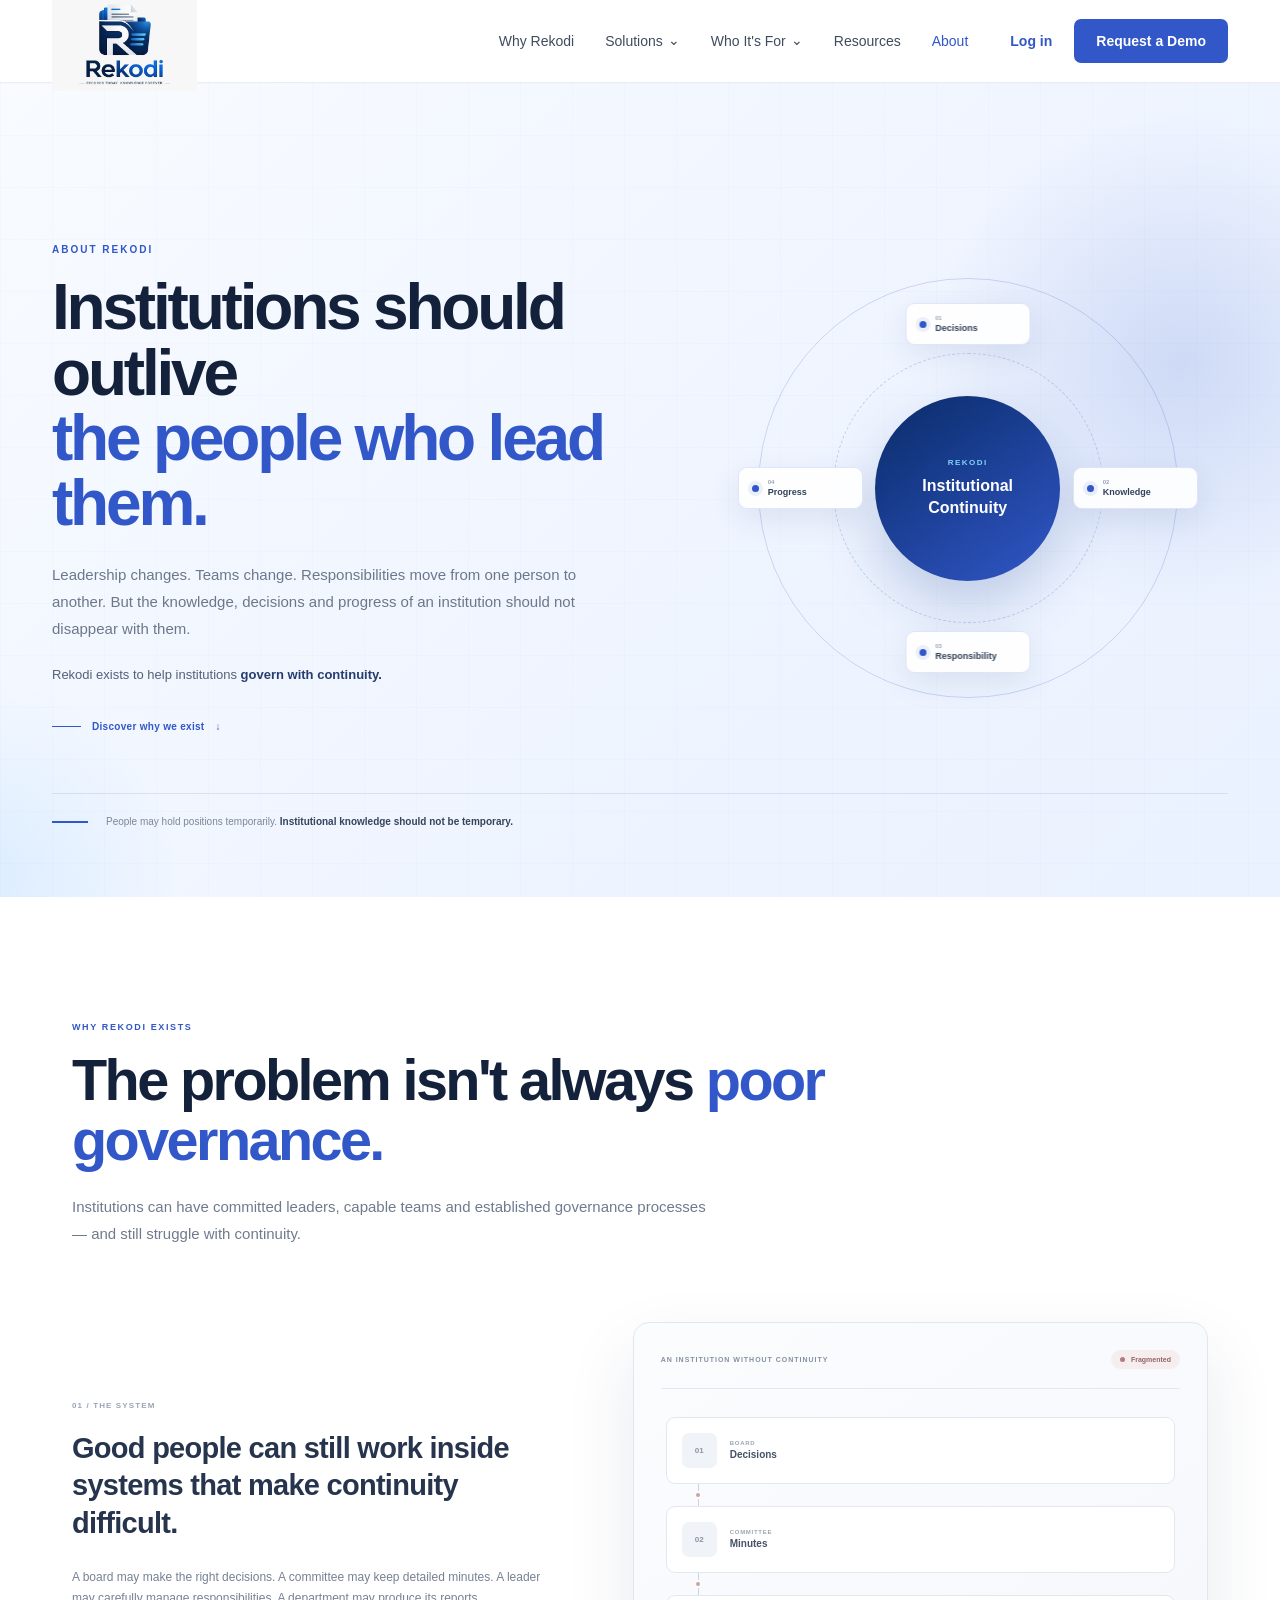
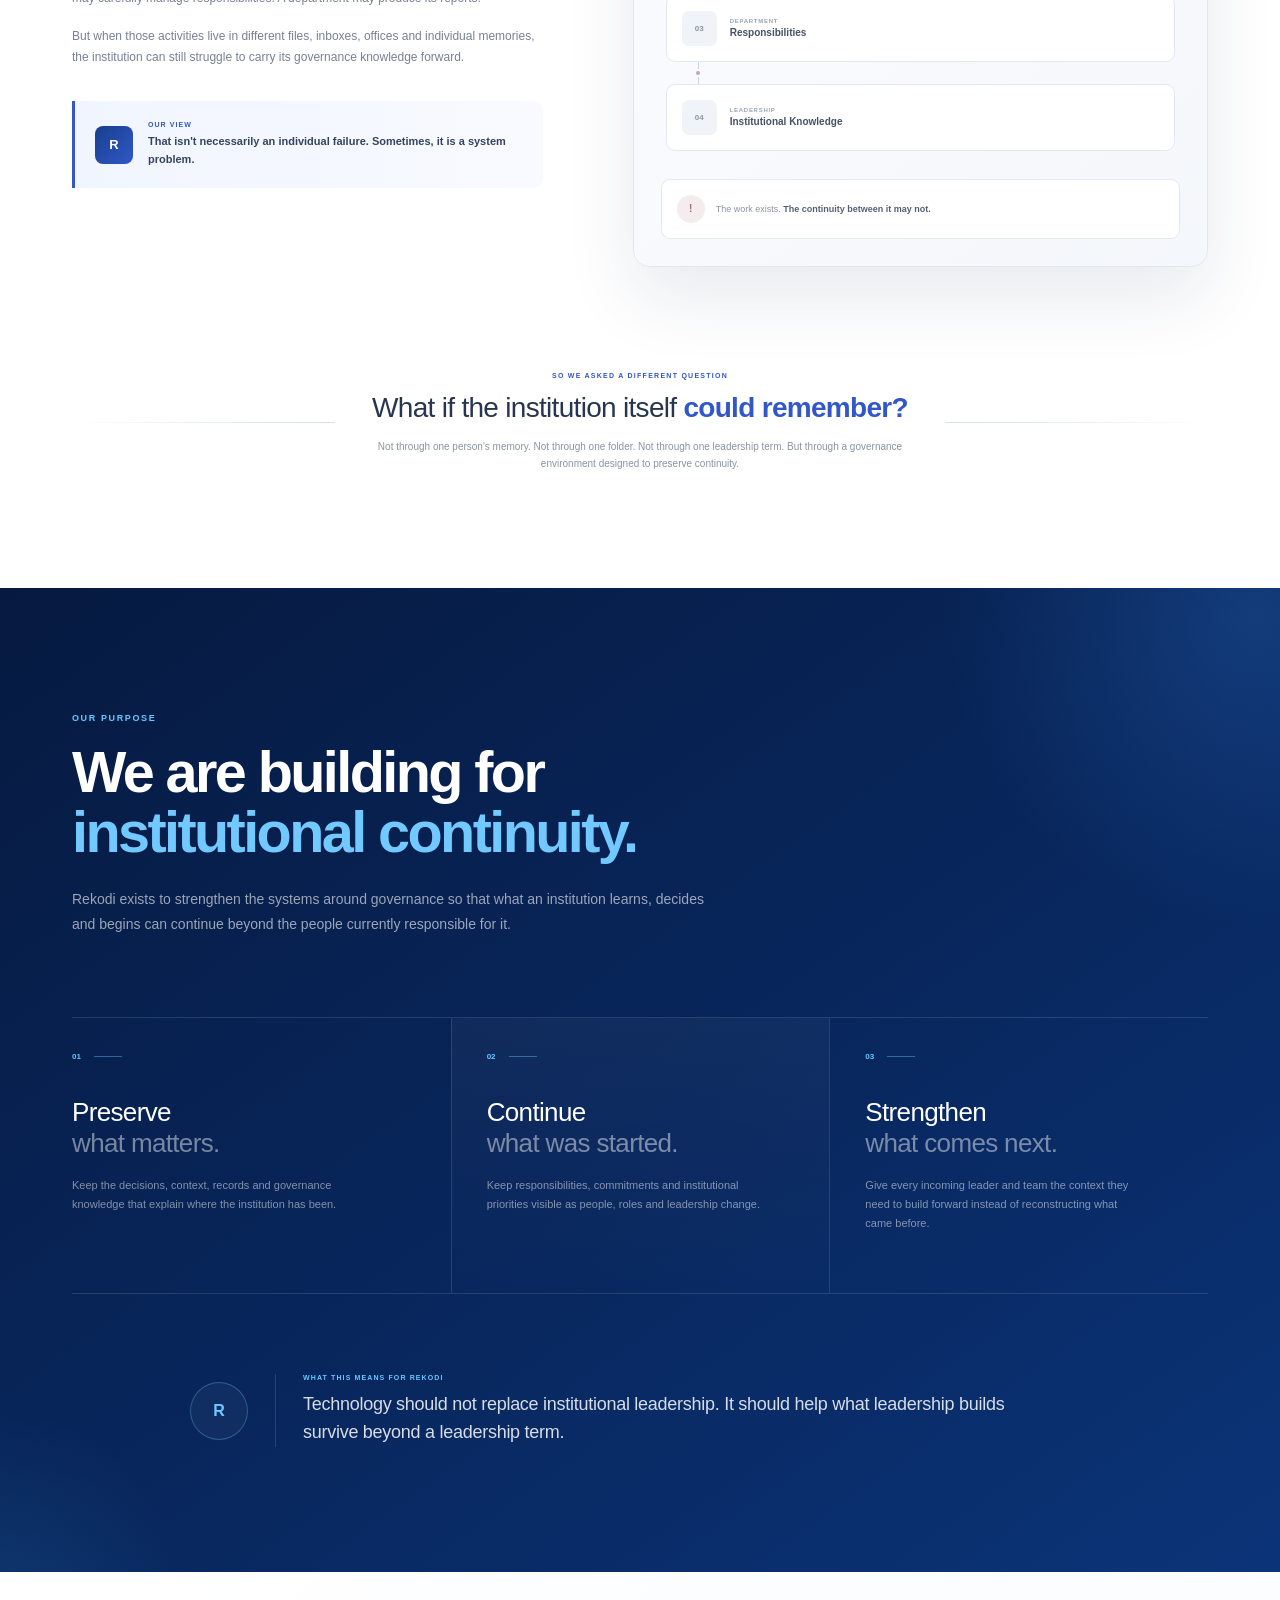
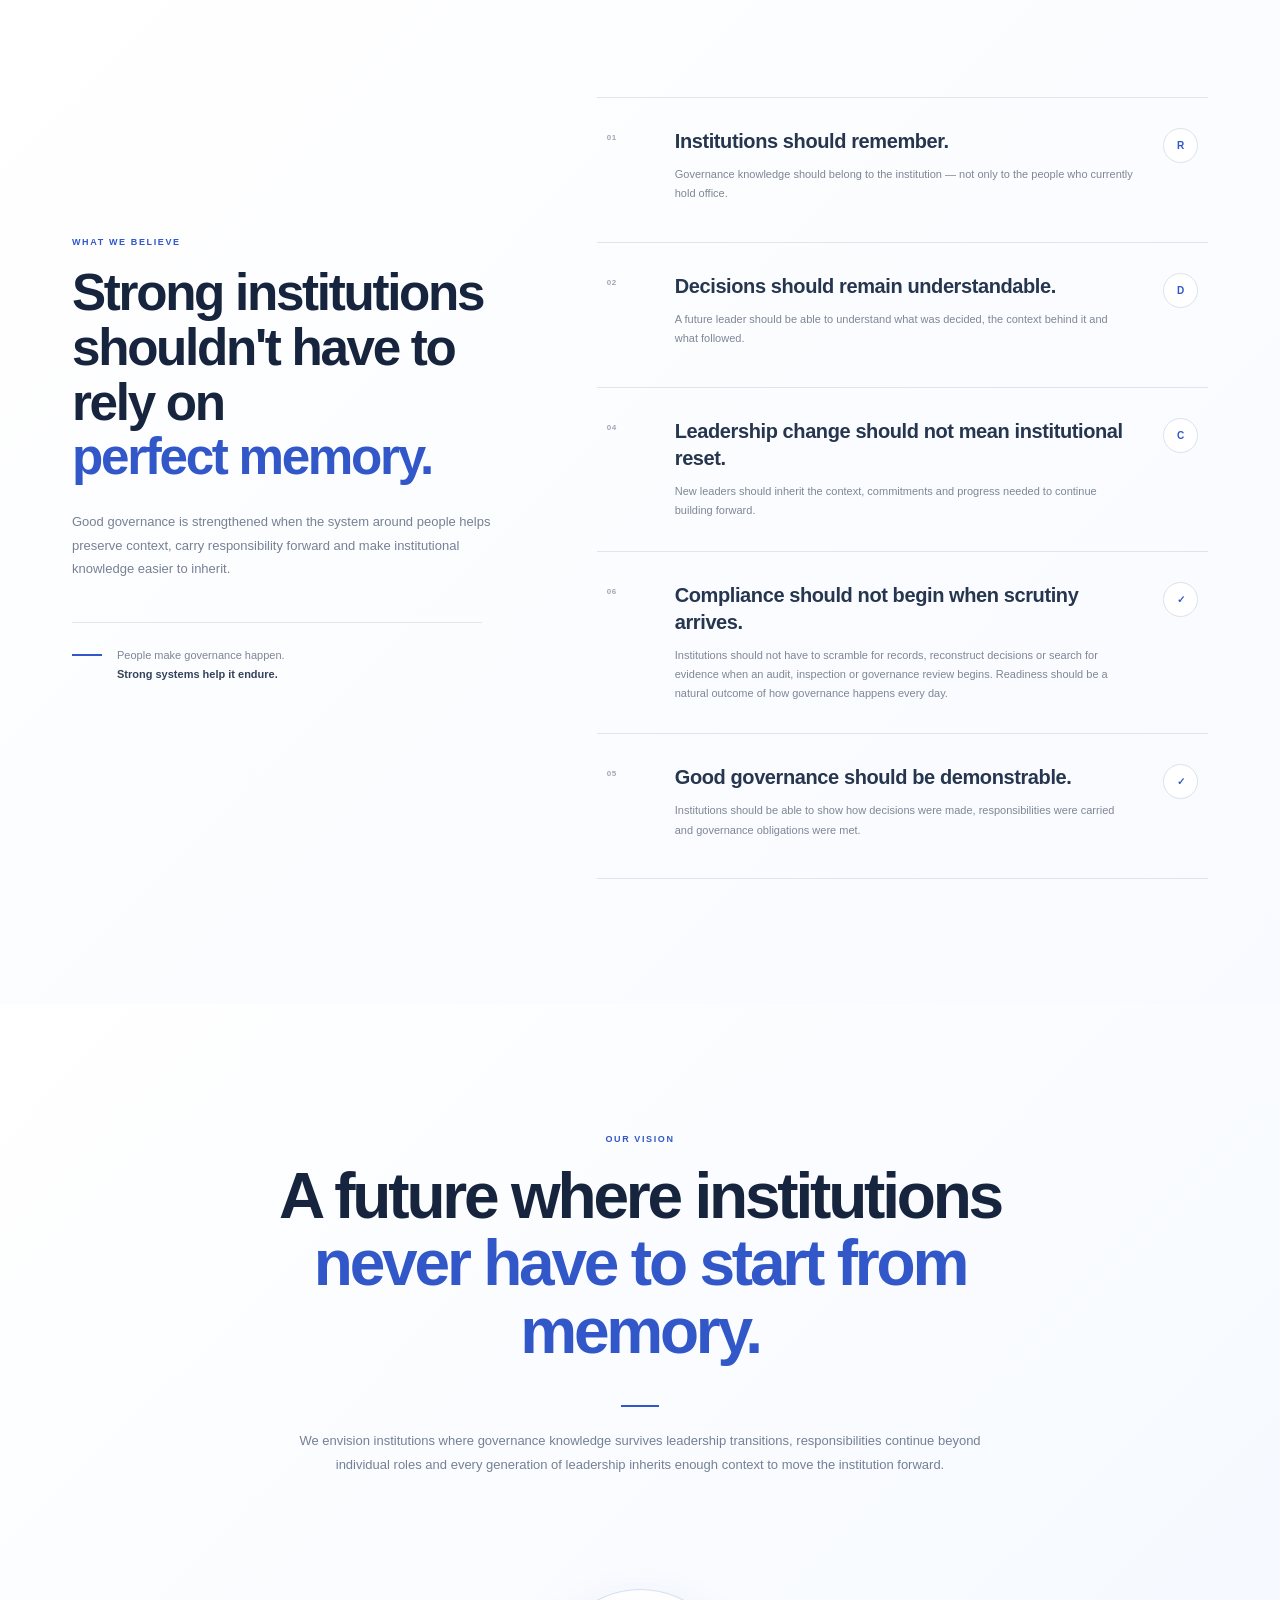
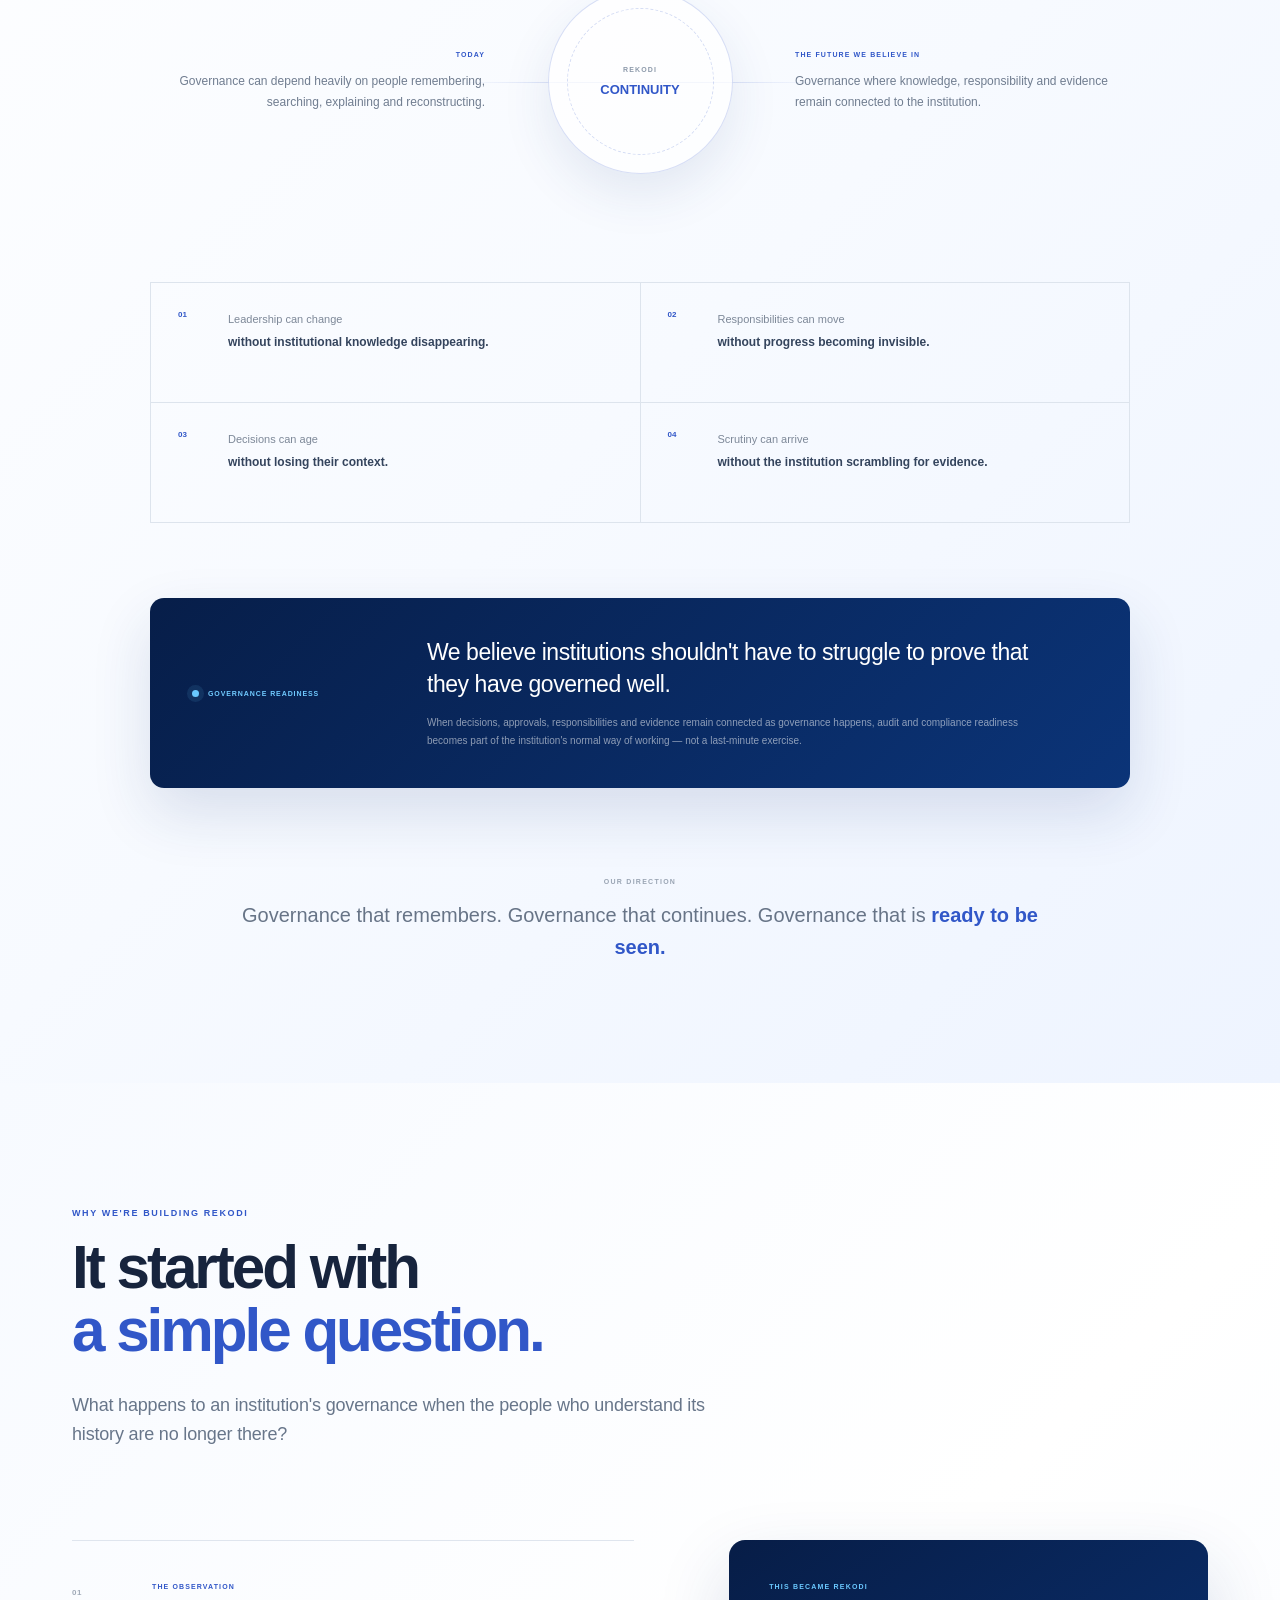
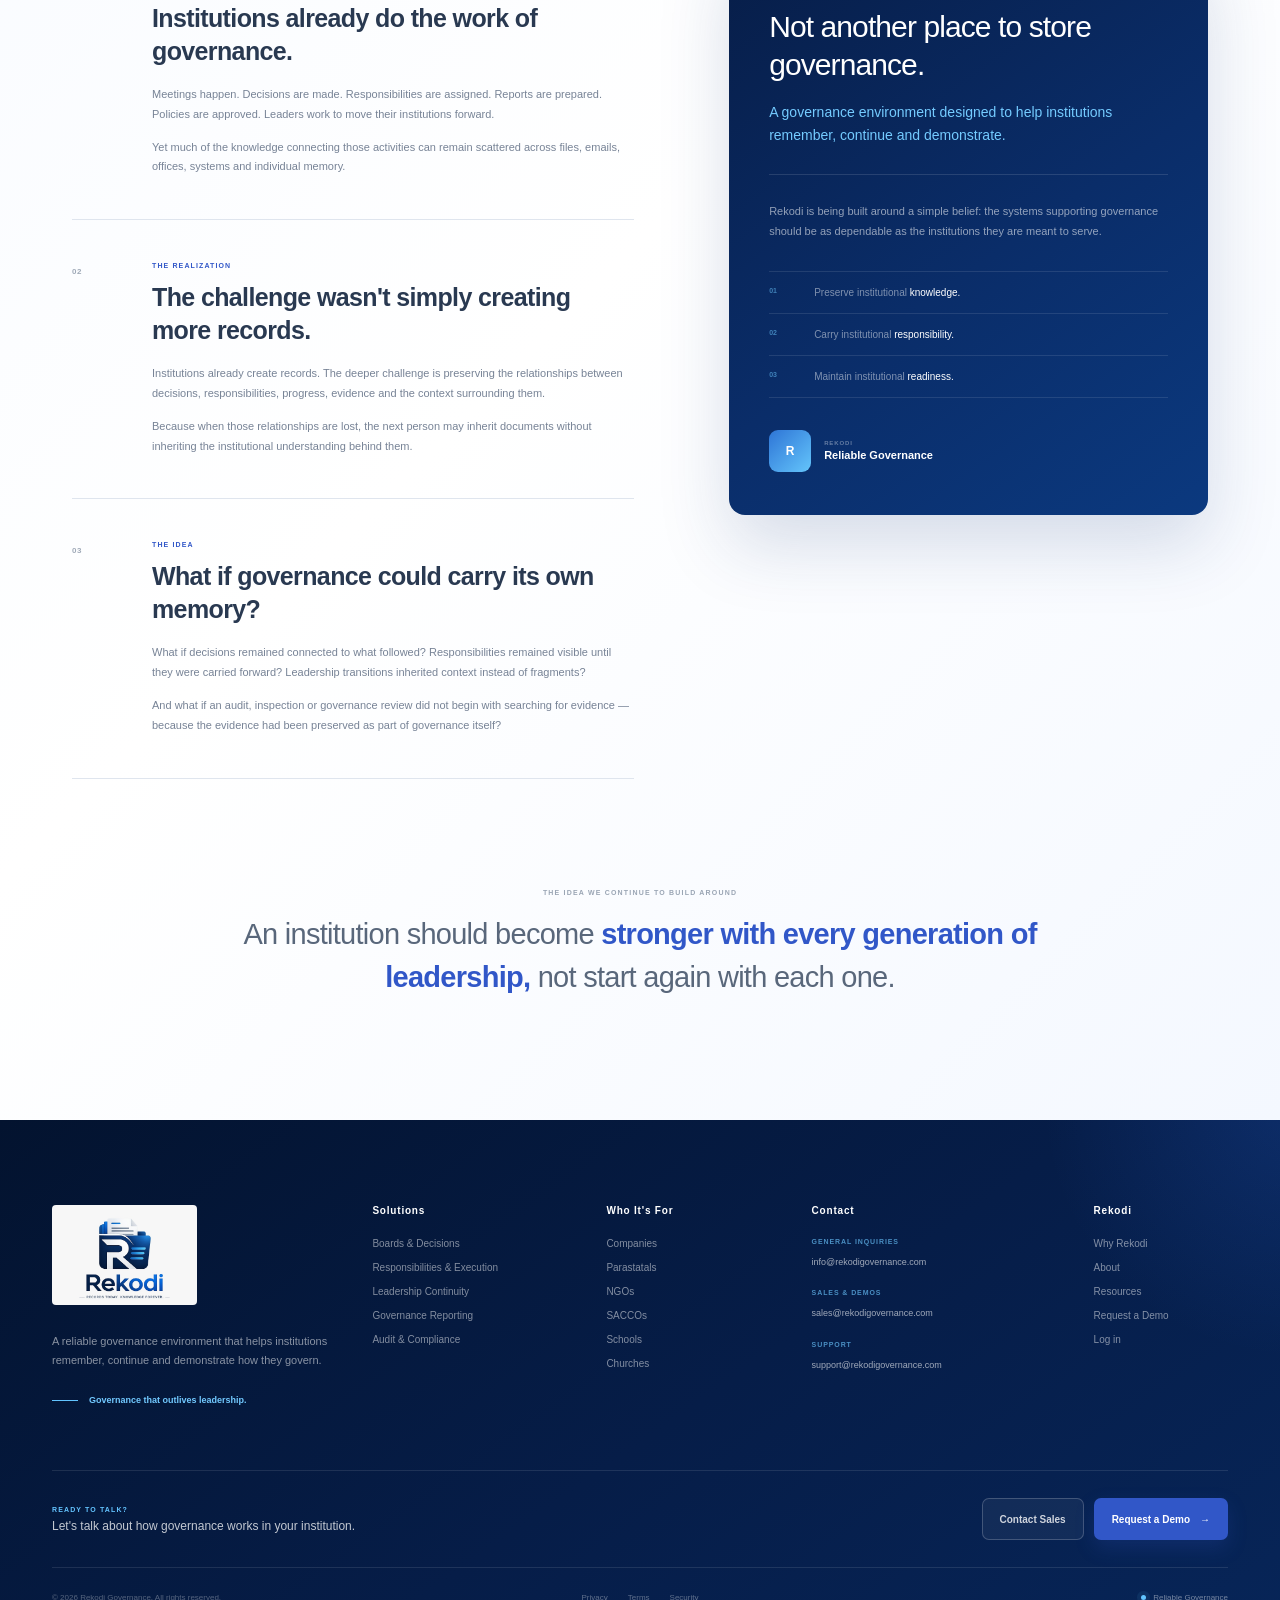
<file: about.html>
<!DOCTYPE html>
<html lang="en">

<head>

    <meta charset="UTF-8">

    <meta
        name="viewport"
        content="width=device-width, initial-scale=1.0"
    >

    <meta
        name="description"
        content="Learn why Rekodi Governance exists and our vision for institutions that remember, continue and govern with confidence."
    >

    <title>About Rekodi | Reliable Governance</title>

    <!-- Shared website styles -->
    <link rel="stylesheet" href="styles.css">

    <!-- About page styles -->
    <link rel="stylesheet" href="about.css">

</head>


<body>


    <!-- =========================================
         NAVIGATION
    ========================================== -->

    <header class="site-header">

        <div class="nav-container">

            <a href="index.html" class="brand">

                <img
                    src="assets/images/rekodi_logo.jpeg"
                    alt="Rekodi Governance"
                    class="brand-logo"
                >

            </a>


            <nav class="desktop-nav" aria-label="Main navigation">

                <a href="index.html#why-rekodi">
                    Why Rekodi
                </a>

                <a href="index.html#solutions">
                    Solutions
                    <span class="nav-arrow">⌄</span>
                </a>

                <a href="index.html#industries">
                    Who It's For
                    <span class="nav-arrow">⌄</span>
                </a>

                <a href="resources.html">
                    Resources
                </a>

                <a href="about.html" class="active-nav">
                    About
                </a>

            </nav>


            <div class="nav-actions">

                <a href="#" class="login-link">
                    Log in
                </a>

                <a
                    href="index.html#demo"
                    class="demo-button"
                >
                    Request a Demo
                </a>

            </div>


            <button
                class="menu-toggle"
                aria-label="Open navigation menu"
                aria-expanded="false"
            >
                <span></span>
                <span></span>
                <span></span>
            </button>

        </div>


        <!-- MOBILE NAVIGATION -->

        <div class="mobile-nav">

            <a href="index.html#why-rekodi">
                Why Rekodi
            </a>

            <a href="index.html#solutions">
                Solutions
            </a>

            <a href="index.html#industries">
                Who It's For
            </a>

            <a href="resources.html">
                Resources
            </a>

            <a href="about.html">
                About
            </a>

            <a href="#" class="mobile-login">
                Log in
            </a>

            <a
                href="index.html#demo"
                class="mobile-demo"
            >
                Request a Demo
            </a>

        </div>

    </header>



    <main>


        <!-- =========================================
             ABOUT HERO
        ========================================== -->

        <section class="about-hero">

            <!-- Decorative background elements -->

            <div class="about-hero-glow about-glow-one"></div>
            <div class="about-hero-glow about-glow-two"></div>

            <div class="about-hero-grid"></div>


            <div class="about-hero-container">


                <!-- LEFT SIDE -->

                <div class="about-hero-content">

                    <p class="about-hero-eyebrow">
                        ABOUT REKODI
                    </p>


                    <h1>
                        Institutions should outlive
                        <span>the people who lead them.</span>
                    </h1>


                    <p class="about-hero-description">
                        Leadership changes. Teams change. Responsibilities
                        move from one person to another. But the knowledge,
                        decisions and progress of an institution should not
                        disappear with them.
                    </p>


                    <p class="about-hero-purpose">
                        Rekodi exists to help institutions
                        <strong>govern with continuity.</strong>
                    </p>


                    <a
                        href="#why-we-exist"
                        class="about-discover"
                    >

                        <span class="about-discover-line"></span>

                        Discover why we exist

                        <span class="about-discover-arrow">↓</span>

                    </a>

                </div>



                <!-- RIGHT SIDE / VISUAL -->

                <div class="about-hero-visual">

                    <div class="continuity-orbit">


                        <!-- Outer circle -->

                        <div class="orbit-circle orbit-circle-one"></div>


                        <!-- Inner circle -->

                        <div class="orbit-circle orbit-circle-two"></div>



                        <!-- REKODI CENTER -->

                        <div class="orbit-center">

                            <span class="orbit-small">
                                REKODI
                            </span>

                            <strong>
                                Institutional
                                <br>
                                Continuity
                            </strong>

                        </div>



                        <!-- DECISIONS -->

                        <div class="orbit-point orbit-point-one">

                            <span class="orbit-dot"></span>

                            <div>
                                <small>01</small>
                                <strong>Decisions</strong>
                            </div>

                        </div>



                        <!-- KNOWLEDGE -->

                        <div class="orbit-point orbit-point-two">

                            <span class="orbit-dot"></span>

                            <div>
                                <small>02</small>
                                <strong>Knowledge</strong>
                            </div>

                        </div>



                        <!-- RESPONSIBILITY -->

                        <div class="orbit-point orbit-point-three">

                            <span class="orbit-dot"></span>

                            <div>
                                <small>03</small>
                                <strong>Responsibility</strong>
                            </div>

                        </div>



                        <!-- PROGRESS -->

                        <div class="orbit-point orbit-point-four">

                            <span class="orbit-dot"></span>

                            <div>
                                <small>04</small>
                                <strong>Progress</strong>
                            </div>

                        </div>

                    </div>

                </div>

            </div>



            <!-- BOTTOM MESSAGE -->

            <div class="about-hero-bottom">

                <div class="about-hero-bottom-line"></div>

                <p>
                    People may hold positions temporarily.
                    <strong>
                        Institutional knowledge should not be temporary.
                    </strong>
                </p>

            </div>

        </section>


        <!-- =========================================
             
        ========================================== -->
        <!-- =========================================
     WHY REKODI EXISTS
========================================= -->

<section class="why-exists-section" id="why-we-exist">

    <div class="why-exists-container">


        <!-- =====================================
             SECTION INTRODUCTION
        ====================================== -->

        <div class="why-exists-heading">

            <p class="about-section-eyebrow">
                WHY REKODI EXISTS
            </p>

            <h2>
                The problem isn't always
                <span>poor governance.</span>
            </h2>

            <p class="why-exists-lead">
                Institutions can have committed leaders, capable teams
                and established governance processes — and still struggle
                with continuity.
            </p>

        </div>



        <!-- =====================================
             MAIN STORY
        ====================================== -->

        <div class="system-story">


            <!-- LEFT SIDE -->

            <div class="system-story-content">

                <span class="system-story-number">
                    01 / THE SYSTEM
                </span>

                <h3>
                    Good people can still work
                    inside systems that make
                    continuity difficult.
                </h3>

                <p>
                    A board may make the right decisions. A committee may
                    keep detailed minutes. A leader may carefully manage
                    responsibilities. A department may produce its reports.
                </p>

                <p>
                    But when those activities live in different files,
                    inboxes, offices and individual memories, the institution
                    can still struggle to carry its governance knowledge
                    forward.
                </p>


                <!-- Important statement -->

                <div class="system-belief">

                    <span class="system-belief-mark">
                        R
                    </span>

                    <div>

                        <small>
                            OUR VIEW
                        </small>

                        <strong>
                            That isn't necessarily an individual failure.
                            Sometimes, it is a system problem.
                        </strong>

                    </div>

                </div>

            </div>



            <!-- RIGHT SIDE VISUAL -->

            <div class="system-visual">

                <div class="system-visual-header">

                    <span>
                        AN INSTITUTION WITHOUT CONTINUITY
                    </span>

                    <div class="system-status">
                        <span></span>
                        Fragmented
                    </div>

                </div>


                <!-- Governance activity -->

                <div class="system-nodes">


                    <!-- Board -->

                    <div class="system-node">

                        <div class="node-symbol">
                            01
                        </div>

                        <div>
                            <small>BOARD</small>
                            <strong>Decisions</strong>
                        </div>

                    </div>


                    <div class="broken-connection">
                        <span></span>
                        <i></i>
                        <span></span>
                    </div>


                    <!-- Committee -->

                    <div class="system-node">

                        <div class="node-symbol">
                            02
                        </div>

                        <div>
                            <small>COMMITTEE</small>
                            <strong>Minutes</strong>
                        </div>

                    </div>


                    <div class="broken-connection">
                        <span></span>
                        <i></i>
                        <span></span>
                    </div>


                    <!-- Department -->

                    <div class="system-node">

                        <div class="node-symbol">
                            03
                        </div>

                        <div>
                            <small>DEPARTMENT</small>
                            <strong>Responsibilities</strong>
                        </div>

                    </div>


                    <div class="broken-connection">
                        <span></span>
                        <i></i>
                        <span></span>
                    </div>


                    <!-- Leadership -->

                    <div class="system-node">

                        <div class="node-symbol">
                            04
                        </div>

                        <div>
                            <small>LEADERSHIP</small>
                            <strong>Institutional Knowledge</strong>
                        </div>

                    </div>

                </div>


                <!-- Bottom warning -->

                <div class="system-warning">

                    <div class="warning-icon">
                        !
                    </div>

                    <p>
                        The work exists.
                        <strong>The continuity between it may not.</strong>
                    </p>

                </div>

            </div>

        </div>



        <!-- =====================================
             TRANSITION STATEMENT
        ====================================== -->

        <div class="why-exists-transition">

            <div class="transition-line"></div>

            <div class="transition-content">

                <span>
                    SO WE ASKED A DIFFERENT QUESTION
                </span>

                <h3>
                    What if the institution itself
                    <strong>could remember?</strong>
                </h3>

                <p>
                    Not through one person's memory.
                    Not through one folder.
                    Not through one leadership term.
                    But through a governance environment designed
                    to preserve continuity.
                </p>

            </div>

            <div class="transition-line"></div>

        </div>

    </div>

</section>



    </main>

<!-- =========================================
     OUR PURPOSE
========================================= -->

<section class="our-purpose-section">

    <div class="purpose-container">


        <!-- PURPOSE INTRO -->

        <div class="purpose-intro">

            <p class="purpose-eyebrow">
                OUR PURPOSE
            </p>

            <h2>
                We are building for
                <span>institutional continuity.</span>
            </h2>

            <p class="purpose-intro-text">
                Rekodi exists to strengthen the systems around
                governance so that what an institution learns,
                decides and begins can continue beyond the people
                currently responsible for it.
            </p>

        </div>


        <!-- PURPOSE JOURNEY -->

        <div class="purpose-journey">


            <!-- PRESERVE -->

            <div class="purpose-stage">

                <div class="purpose-stage-top">

                    <span class="purpose-number">
                        01
                    </span>

                    <span class="purpose-stage-line"></span>

                </div>

                <h3>
                    Preserve
                    <span>what matters.</span>
                </h3>

                <p>
                    Keep the decisions, context, records and
                    governance knowledge that explain where
                    the institution has been.
                </p>

            </div>


            <!-- CONTINUE -->

            <div class="purpose-stage purpose-stage-featured">

                <div class="purpose-stage-top">

                    <span class="purpose-number">
                        02
                    </span>

                    <span class="purpose-stage-line"></span>

                </div>

                <h3>
                    Continue
                    <span>what was started.</span>
                </h3>

                <p>
                    Keep responsibilities, commitments and
                    institutional priorities visible as people,
                    roles and leadership change.
                </p>

            </div>


            <!-- STRENGTHEN -->

            <div class="purpose-stage">

                <div class="purpose-stage-top">

                    <span class="purpose-number">
                        03
                    </span>

                    <span class="purpose-stage-line"></span>

                </div>

                <h3>
                    Strengthen
                    <span>what comes next.</span>
                </h3>

                <p>
                    Give every incoming leader and team the
                    context they need to build forward instead
                    of reconstructing what came before.
                </p>

            </div>

        </div>


        <!-- PURPOSE STATEMENT -->

        <div class="purpose-statement">

            <div class="purpose-statement-mark">
                <span>R</span>
            </div>

            <div class="purpose-statement-content">

                <p class="purpose-statement-label">
                    WHAT THIS MEANS FOR REKODI
                </p>

                <blockquote>
                    Technology should not replace institutional
                    leadership. It should help what leadership
                    builds survive beyond a leadership term.
                </blockquote>

            </div>

        </div>


    </div>

</section>

<!-- =========================================
     WHAT WE BELIEVE
========================================= -->

<section class="beliefs-section">

    <div class="beliefs-container">


        <!-- LEFT SIDE -->

        <div class="beliefs-intro">

            <div class="beliefs-intro-inner">

                <p class="beliefs-eyebrow">
                    WHAT WE BELIEVE
                </p>

                <h2>
                    Strong institutions
                    shouldn't have to rely on
                    <span>perfect memory.</span>
                </h2>

                <p class="beliefs-description">
                    Good governance is strengthened when the system
                    around people helps preserve context, carry
                    responsibility forward and make institutional
                    knowledge easier to inherit.
                </p>


                <div class="beliefs-core-statement">

                    <span class="beliefs-core-line"></span>

                    <p>
                        People make governance happen.
                        <strong>
                            Strong systems help it endure.
                        </strong>
                    </p>

                </div>

            </div>

        </div>



        <!-- RIGHT SIDE -->

        <div class="beliefs-list">


            <!-- BELIEF 01 -->

            <article class="belief-item">

                <div class="belief-number">
                    01
                </div>

                <div class="belief-content">

                    <h3>
                        Institutions should remember.
                    </h3>

                    <p>
                        Governance knowledge should belong to the
                        institution — not only to the people who
                        currently hold office.
                    </p>

                </div>

                <div class="belief-symbol">
                    R
                </div>

            </article>



            <!-- BELIEF 02 -->

            <article class="belief-item">

                <div class="belief-number">
                    02
                </div>

                <div class="belief-content">

                    <h3>
                        Decisions should remain understandable.
                    </h3>

                    <p>
                        A future leader should be able to understand
                        what was decided, the context behind it and
                        what followed.
                    </p>

                </div>

                <div class="belief-symbol">
                    D
                </div>

            </article>

        

            <!-- BELIEF 04 -->

            <article class="belief-item">

                <div class="belief-number">
                    04
                </div>

                <div class="belief-content">

                    <h3>
                        Leadership change should not mean
                        institutional reset.
                    </h3>

                    <p>
                        New leaders should inherit the context,
                        commitments and progress needed to continue
                        building forward.
                    </p>

                </div>

                <div class="belief-symbol">
                    C
                </div>

            </article>



            <!-- BELIEF 06 -->

<article class="belief-item">

    <div class="belief-number">
        06
    </div>

    <div class="belief-content">

        <h3>
            Compliance should not begin
            when scrutiny arrives.
        </h3>

        <p>
            Institutions should not have to scramble for records,
            reconstruct decisions or search for evidence when an
            audit, inspection or governance review begins.
            Readiness should be a natural outcome of how governance
            happens every day.
        </p>

    </div>

    <div class="belief-symbol">
        ✓
    </div>

</article>




            <!-- BELIEF 05 -->

            <article class="belief-item">

                <div class="belief-number">
                    05
                </div>

                <div class="belief-content">

                    <h3>
                        Good governance should be demonstrable.
                    </h3>

                    <p>
                        Institutions should be able to show how
                        decisions were made, responsibilities were
                        carried and governance obligations were met.
                    </p>

                </div>

                <div class="belief-symbol">
                    ✓
                </div>

            </article>


        </div>

    </div>

</section>




<!-- =========================================
     OUR VISION
========================================= -->

<section class="vision-section">

    <div class="vision-container">


        <!-- =====================================
             VISION INTRO
        ====================================== -->

        <div class="vision-intro">

            <p class="vision-eyebrow">
                OUR VISION
            </p>

            <h2>
                A future where institutions
                <span>never have to start from memory.</span>
            </h2>

        </div>



        <!-- =====================================
             VISION STATEMENT
        ====================================== -->

        <div class="vision-statement">

            <div class="vision-statement-line"></div>

            <p>
                We envision institutions where governance knowledge
                survives leadership transitions, responsibilities
                continue beyond individual roles and every generation
                of leadership inherits enough context to move the
                institution forward.
            </p>

        </div>



        <!-- =====================================
             VISION JOURNEY
        ====================================== -->

        <div class="vision-journey">


            <!-- LEFT -->

            <div class="vision-side vision-side-left">

                <span class="vision-side-label">
                    TODAY
                </span>

                <p>
                    Governance can depend heavily on
                    people remembering, searching,
                    explaining and reconstructing.
                </p>

            </div>



            <!-- CENTER -->

            <div class="vision-center">

                <div class="vision-center-circle">

                    <div class="vision-center-inner">

                        <span>
                            REKODI
                        </span>

                        <strong>
                            CONTINUITY
                        </strong>

                    </div>

                </div>

                <div class="vision-center-line"></div>

            </div>



            <!-- RIGHT -->

            <div class="vision-side vision-side-right">

                <span class="vision-side-label">
                    THE FUTURE WE BELIEVE IN
                </span>

                <p>
                    Governance where knowledge,
                    responsibility and evidence remain
                    connected to the institution.
                </p>

            </div>

        </div>



        <!-- =====================================
             VISION DECLARATIONS
        ====================================== -->

        <div class="vision-declarations">


            <div class="vision-declaration">

                <span>
                    01
                </span>

                <p>
                    Leadership can change
                    <strong>
                        without institutional knowledge disappearing.
                    </strong>
                </p>

            </div>


            <div class="vision-declaration">

                <span>
                    02
                </span>

                <p>
                    Responsibilities can move
                    <strong>
                        without progress becoming invisible.
                    </strong>
                </p>

            </div>


            <div class="vision-declaration">

                <span>
                    03
                </span>

                <p>
                    Decisions can age
                    <strong>
                        without losing their context.
                    </strong>
                </p>

            </div>


            <div class="vision-declaration">

                <span>
                    04
                </span>

                <p>
                    Scrutiny can arrive
                    <strong>
                        without the institution scrambling for evidence.
                    </strong>
                </p>

            </div>

        </div>



        <!-- =====================================
             COMPLIANCE PHILOSOPHY
        ====================================== -->

        <div class="vision-compliance">

            <div class="vision-compliance-label">

                <span class="vision-compliance-dot"></span>

                <small>
                    GOVERNANCE READINESS
                </small>

            </div>


            <div class="vision-compliance-content">

                <h3>
                    We believe institutions shouldn't
                    have to struggle to prove that
                    they have governed well.
                </h3>

                <p>
                    When decisions, approvals, responsibilities
                    and evidence remain connected as governance
                    happens, audit and compliance readiness becomes
                    part of the institution's normal way of working —
                    not a last-minute exercise.
                </p>

            </div>

        </div>



        <!-- =====================================
             FINAL VISION LINE
        ====================================== -->

        <div class="vision-final">

            <span>
                OUR DIRECTION
            </span>

            <p>
                Governance that remembers.
                Governance that continues.
                Governance that is
                <strong>ready to be seen.</strong>
            </p>

        </div>


    </div>

</section>

<!-- =========================================
     WHY WE'RE BUILDING REKODI
========================================= -->

<section class="rekodi-story-section">

    <div class="rekodi-story-container">


        <!-- =====================================
             STORY INTRO
        ====================================== -->

        <div class="story-intro">

            <p class="story-eyebrow">
                WHY WE'RE BUILDING REKODI
            </p>

            <h2>
                It started with
                <span>a simple question.</span>
            </h2>

            <p class="story-question">
                What happens to an institution's governance
                when the people who understand its history
                are no longer there?
            </p>

        </div>


        <!-- =====================================
             STORY BODY
        ====================================== -->

        <div class="story-body">


            <!-- LEFT COLUMN -->

            <div class="story-narrative">

                <div class="story-chapter">

                    <span class="story-chapter-number">
                        01
                    </span>

                    <div class="story-chapter-content">

                        <small>
                            THE OBSERVATION
                        </small>

                        <h3>
                            Institutions already do
                            the work of governance.
                        </h3>

                        <p>
                            Meetings happen. Decisions are made.
                            Responsibilities are assigned. Reports
                            are prepared. Policies are approved.
                            Leaders work to move their institutions
                            forward.
                        </p>

                        <p>
                            Yet much of the knowledge connecting
                            those activities can remain scattered
                            across files, emails, offices, systems
                            and individual memory.
                        </p>

                    </div>

                </div>


                <div class="story-chapter">

                    <span class="story-chapter-number">
                        02
                    </span>

                    <div class="story-chapter-content">

                        <small>
                            THE REALIZATION
                        </small>

                        <h3>
                            The challenge wasn't simply
                            creating more records.
                        </h3>

                        <p>
                            Institutions already create records.
                            The deeper challenge is preserving the
                            relationships between decisions,
                            responsibilities, progress, evidence
                            and the context surrounding them.
                        </p>

                        <p>
                            Because when those relationships are
                            lost, the next person may inherit
                            documents without inheriting the
                            institutional understanding behind them.
                        </p>

                    </div>

                </div>


                <div class="story-chapter">

                    <span class="story-chapter-number">
                        03
                    </span>

                    <div class="story-chapter-content">

                        <small>
                            THE IDEA
                        </small>

                        <h3>
                            What if governance could
                            carry its own memory?
                        </h3>

                        <p>
                            What if decisions remained connected
                            to what followed? Responsibilities
                            remained visible until they were carried
                            forward? Leadership transitions inherited
                            context instead of fragments?
                        </p>

                        <p>
                            And what if an audit, inspection or
                            governance review did not begin with
                            searching for evidence — because the
                            evidence had been preserved as part of
                            governance itself?
                        </p>

                    </div>

                </div>

            </div>


            <!-- RIGHT SIDE / REKODI ORIGIN -->

            <aside class="story-rekodi">

                <div class="story-rekodi-sticky">

                    <span class="story-rekodi-label">
                        THIS BECAME REKODI
                    </span>

                    <h3>
                        Not another place
                        to store governance.
                    </h3>

                    <p class="story-rekodi-highlight">
                        A governance environment designed
                        to help institutions remember,
                        continue and demonstrate.
                    </p>

                    <div class="story-rekodi-divider"></div>

                    <p class="story-rekodi-copy">
                        Rekodi is being built around a simple
                        belief: the systems supporting governance
                        should be as dependable as the institutions
                        they are meant to serve.
                    </p>


                    <div class="story-rekodi-principles">

                        <div>
                            <span>01</span>
                            <p>
                                Preserve institutional
                                <strong>knowledge.</strong>
                            </p>
                        </div>

                        <div>
                            <span>02</span>
                            <p>
                                Carry institutional
                                <strong>responsibility.</strong>
                            </p>
                        </div>

                        <div>
                            <span>03</span>
                            <p>
                                Maintain institutional
                                <strong>readiness.</strong>
                            </p>
                        </div>

                    </div>


                    <div class="story-rekodi-brand">

                        <span class="story-brand-mark">
                            R
                        </span>

                        <div>
                            <small>
                                REKODI
                            </small>

                            <strong>
                                Reliable Governance
                            </strong>
                        </div>

                    </div>

                </div>

            </aside>

        </div>


        <!-- =====================================
             STORY CLOSING
        ====================================== -->

        <div class="story-closing">

            <span>
                THE IDEA WE CONTINUE TO BUILD AROUND
            </span>

            <h3>
                An institution should become
                <strong>stronger with every generation of leadership,</strong>
                not start again with each one.
            </h3>

        </div>


    </div>

</section>


    <!-- =========================================
         FOOTER 
    ========================================== -->

<!--Footer-->

<!-- =========================================
     REKODI GOVERNANCE FOOTER
========================================= -->

<footer class="site-footer">

    <div class="footer-container">


        <!-- =====================================
             MAIN FOOTER CONTENT
        ====================================== -->

        <div class="footer-main">


            <!-- =================================
                 REKODI BRAND
            ================================== -->

            <div class="footer-brand">

                <a href="index.html" class="footer-logo-link">

                    <img
                        src="assets/images/rekodi_logo.jpeg"
                        alt="Rekodi Governance"
                        class="footer-logo"
                    >

                </a>


                <p class="footer-brand-description">
                    A reliable governance environment that helps
                    institutions remember, continue and demonstrate
                    how they govern.
                </p>


                <div class="footer-brand-line">

                    <span></span>

                    <p>
                        Governance that outlives leadership.
                    </p>

                </div>

            </div>



            <!-- =================================
                 SOLUTIONS
            ================================== -->

            <div class="footer-column">

                <h4>
                    Solutions
                </h4>

                <a href="#solutions">
                    Boards & Decisions
                </a>

                <a href="#solutions">
                    Responsibilities & Execution
                </a>

                <a href="#solutions">
                    Leadership Continuity
                </a>

                <a href="#solutions">
                    Governance Reporting
                </a>

                <a href="#solutions">
                    Audit & Compliance
                </a>

            </div>



            <!-- =================================
                 WHO IT'S FOR
            ================================== -->

            <div class="footer-column">

                <h4>
                    Who It's For
                </h4>

                <a href="#industries">
                    Companies
                </a>

                <a href="#industries">
                    Parastatals
                </a>

                <a href="#industries">
                    NGOs
                </a>

                <a href="#industries">
                    SACCOs
                </a>

                <a href="#industries">
                    Schools
                </a>

                <a href="#industries">
                    Churches
                </a>

            </div>



            <!-- =================================
                 CONTACT
            ================================== -->

            <div class="footer-column footer-contact-column">

                <h4>
                    Contact
                </h4>


                <!-- General -->

                <div class="footer-email">

                    <span class="footer-email-label">
                        GENERAL INQUIRIES
                    </span>

                    <a href="mailto:info@rekodigovernance.com">
                        info@rekodigovernance.com
                    </a>

                </div>


                <!-- Sales -->

                <div class="footer-email">

                    <span class="footer-email-label">
                        SALES & DEMOS
                    </span>

                    <a href="mailto:sales@rekodigovernance.com">
                        sales@rekodigovernance.com
                    </a>

                </div>


                <!-- Support -->

                <div class="footer-email">

                    <span class="footer-email-label">
                        SUPPORT
                    </span>

                    <a href="mailto:support@rekodigovernance.com">
                        support@rekodigovernance.com
                    </a>

                </div>

            </div>



            <!-- =================================
                 REKODI LINKS
            ================================== -->

            <div class="footer-column">

                <h4>
                    Rekodi
                </h4>

                <a href="#why-rekodi">
                    Why Rekodi
                </a>

                <a href="#about">
                    About
                </a>

                <a href="#resources">
                    Resources
                </a>

                <a href="#demo">
                    Request a Demo
                </a>

                <a href="#">
                    Log in
                </a>

            </div>

        </div>



        <!-- =====================================
             CONTACT / DEMO STRIP
        ====================================== -->

        <div class="footer-contact-strip">

            <div class="footer-contact-message">

                <span>
                    READY TO TALK?
                </span>

                <p>
                    Let's talk about how governance works
                    in your institution.
                </p>

            </div>


            <div class="footer-contact-actions">

                <a
                    href="mailto:sales@rekodigovernance.com"
                    class="footer-email-button"
                >
                    Contact Sales
                </a>


                <a
                    href="#demo"
                    class="footer-contact-button"
                >
                    Request a Demo

                    <span>→</span>
                </a>

            </div>

        </div>



        <!-- =====================================
             FOOTER BOTTOM
        ====================================== -->

        <div class="footer-bottom">


            <!-- Copyright -->

            <div class="footer-copyright">

                <p>
                    © 2026 Rekodi Governance.
                    All rights reserved.
                </p>

            </div>



            <!-- Legal -->

            <div class="footer-legal">

                <a href="#">
                    Privacy
                </a>

                <a href="#">
                    Terms
                </a>

                <a href="#">
                    Security
                </a>

            </div>



            <!-- Brand Signature -->

            <div class="footer-signature">

                <span class="footer-signature-dot"></span>

                <p>
                    Reliable Governance
                </p>

            </div>

        </div>

    </div>

</footer>

    <script src="main.js"></script>

</body>

</html>
</file>
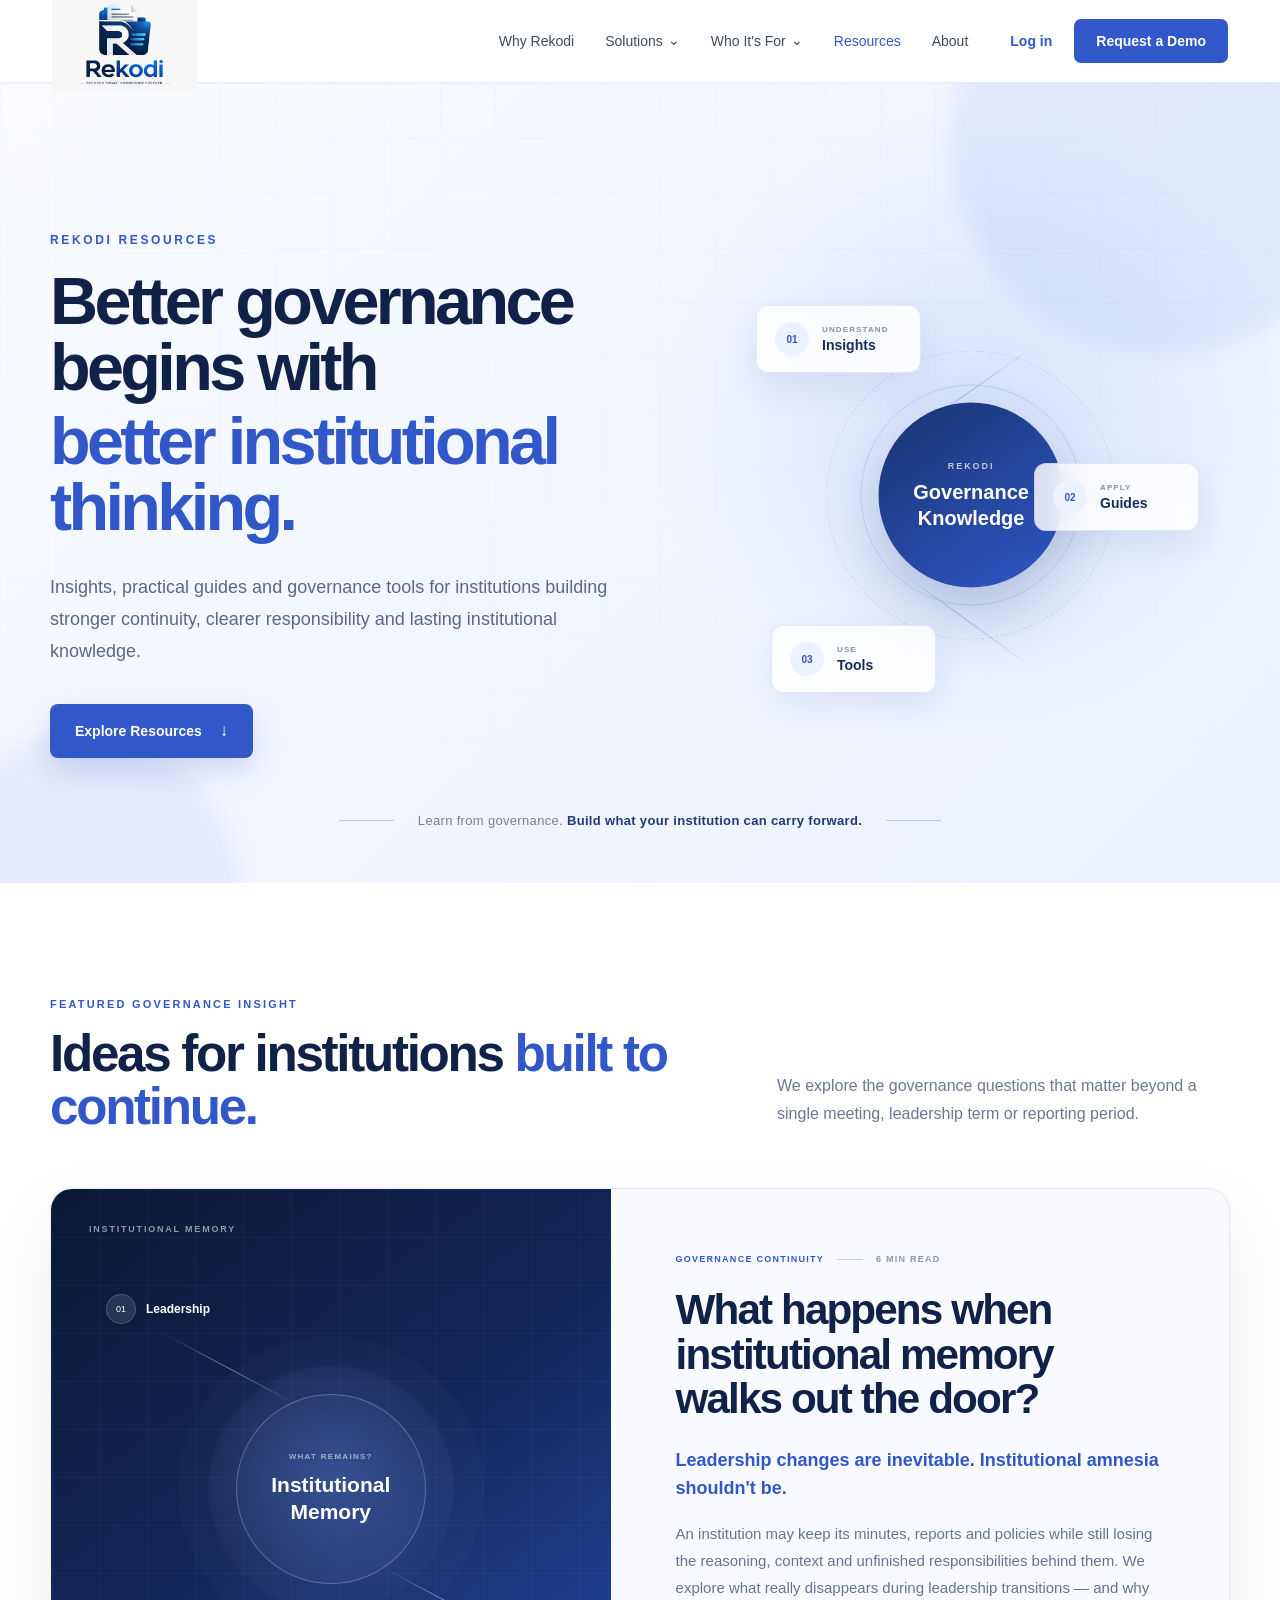
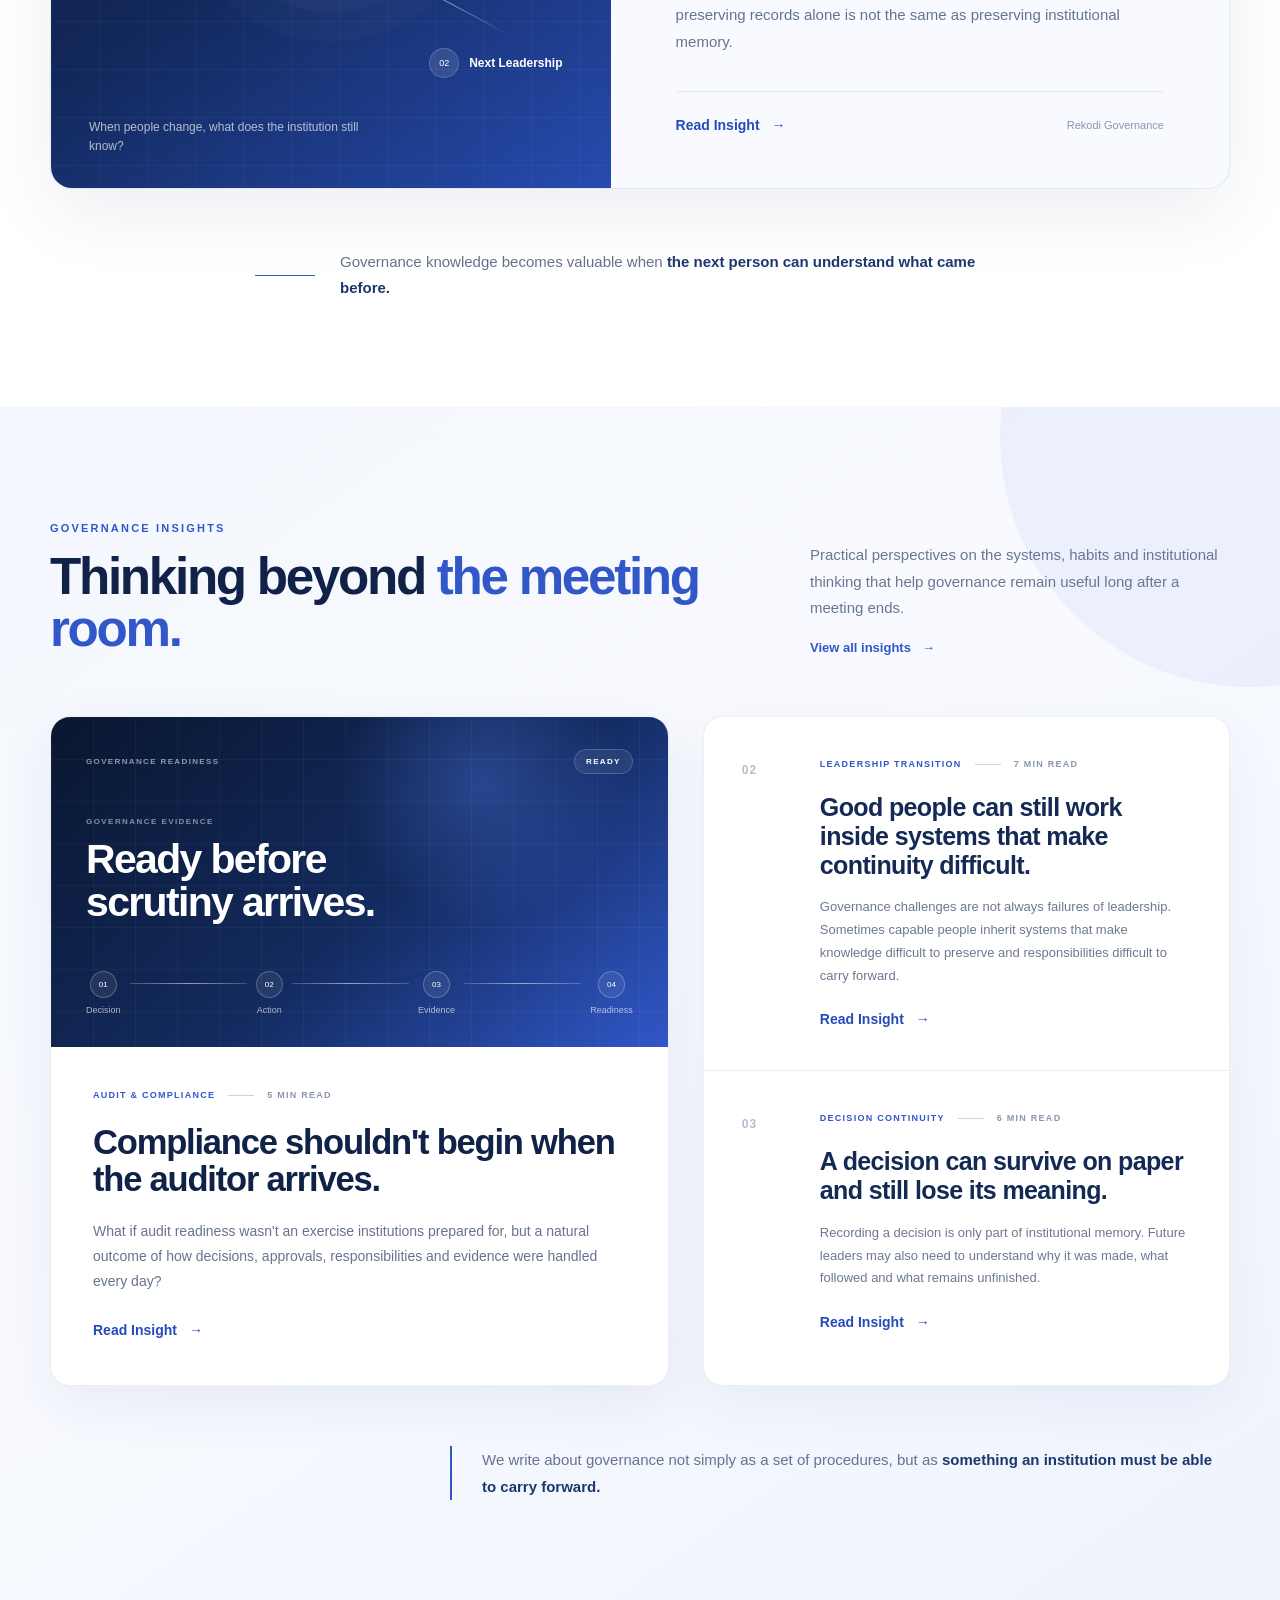
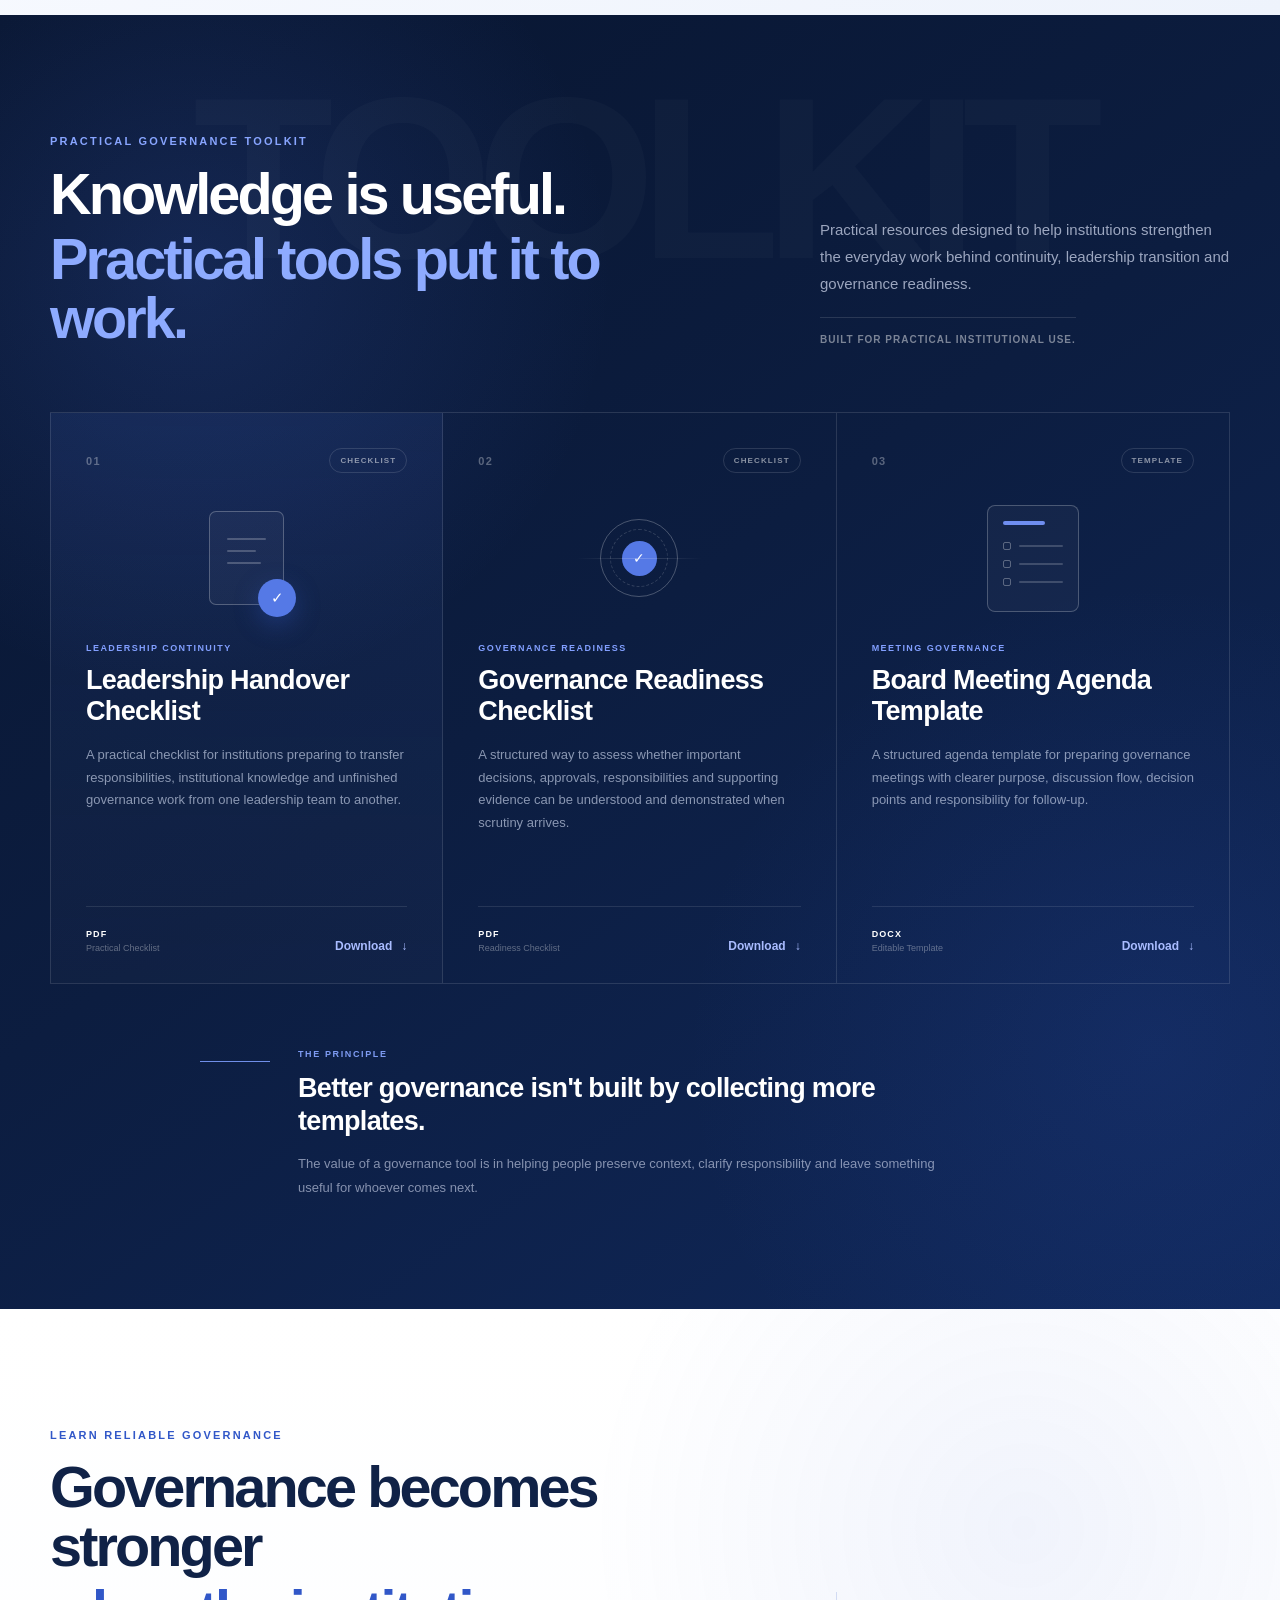
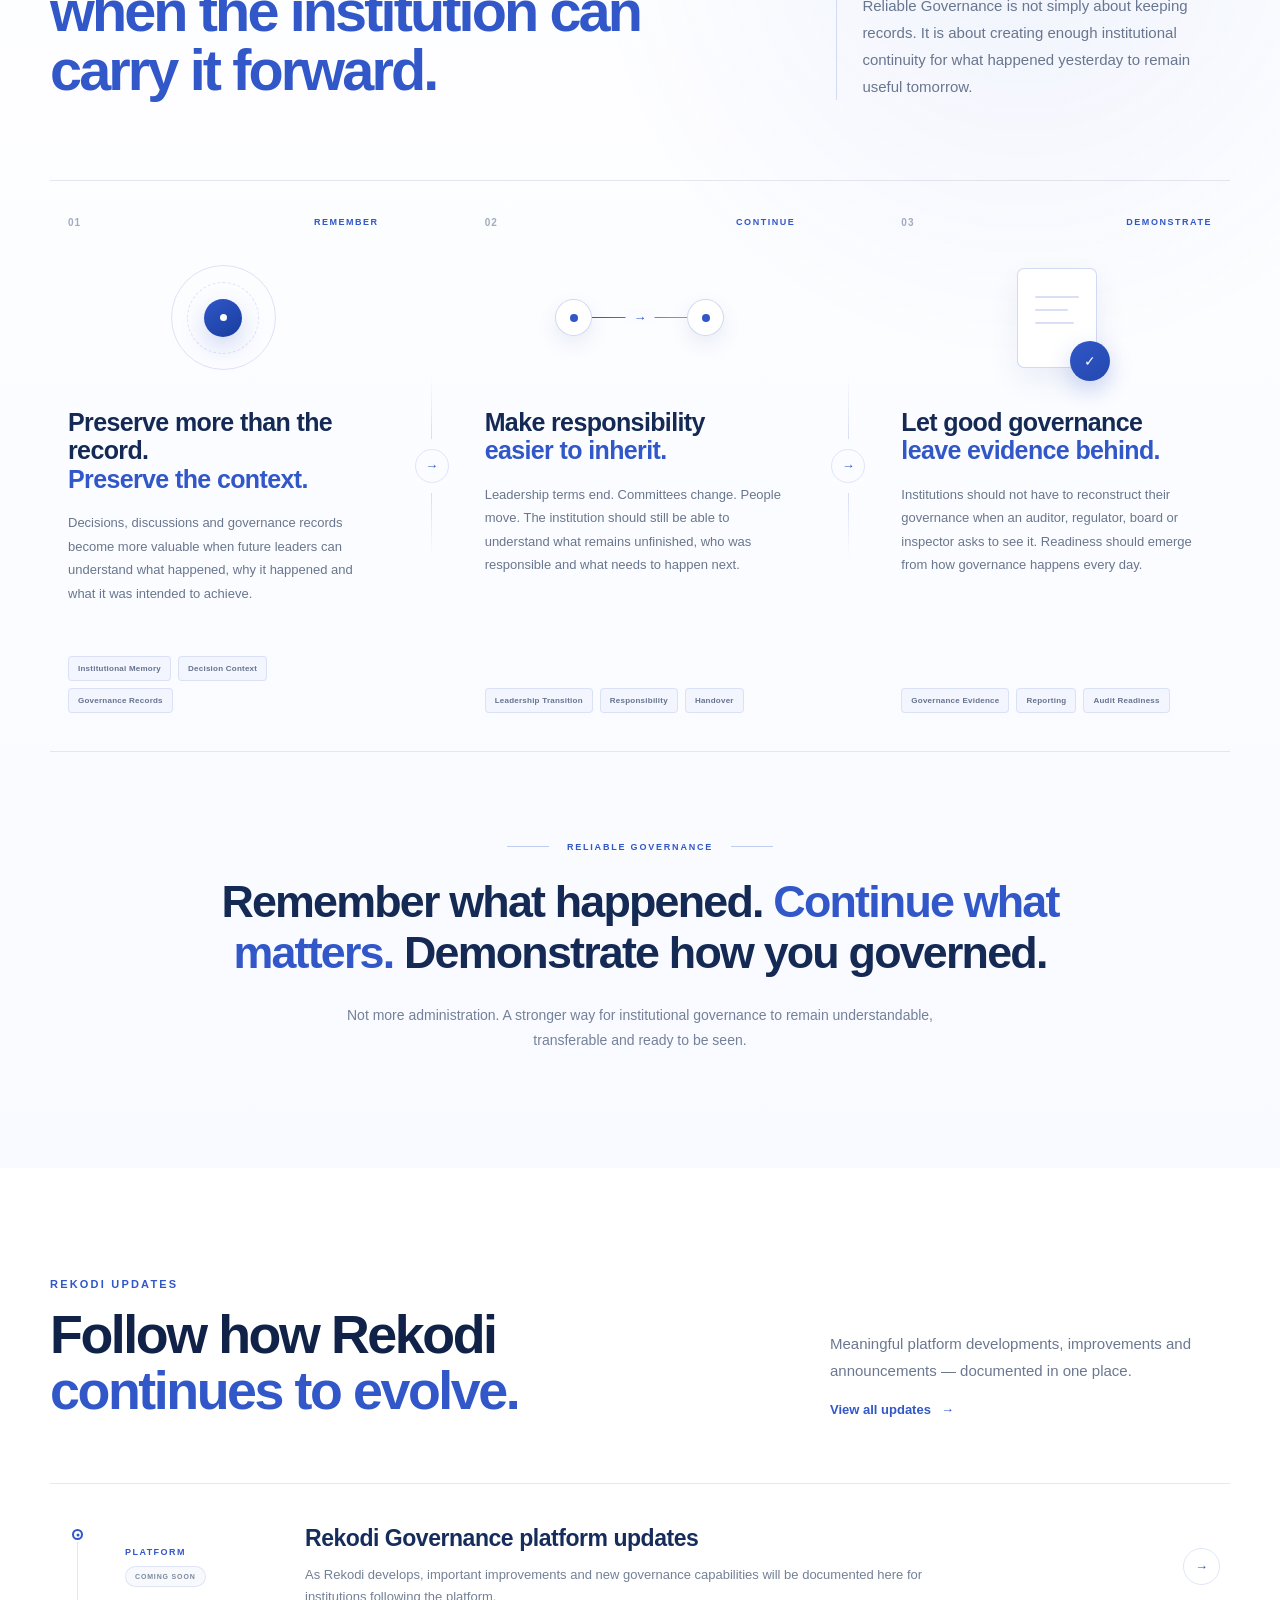
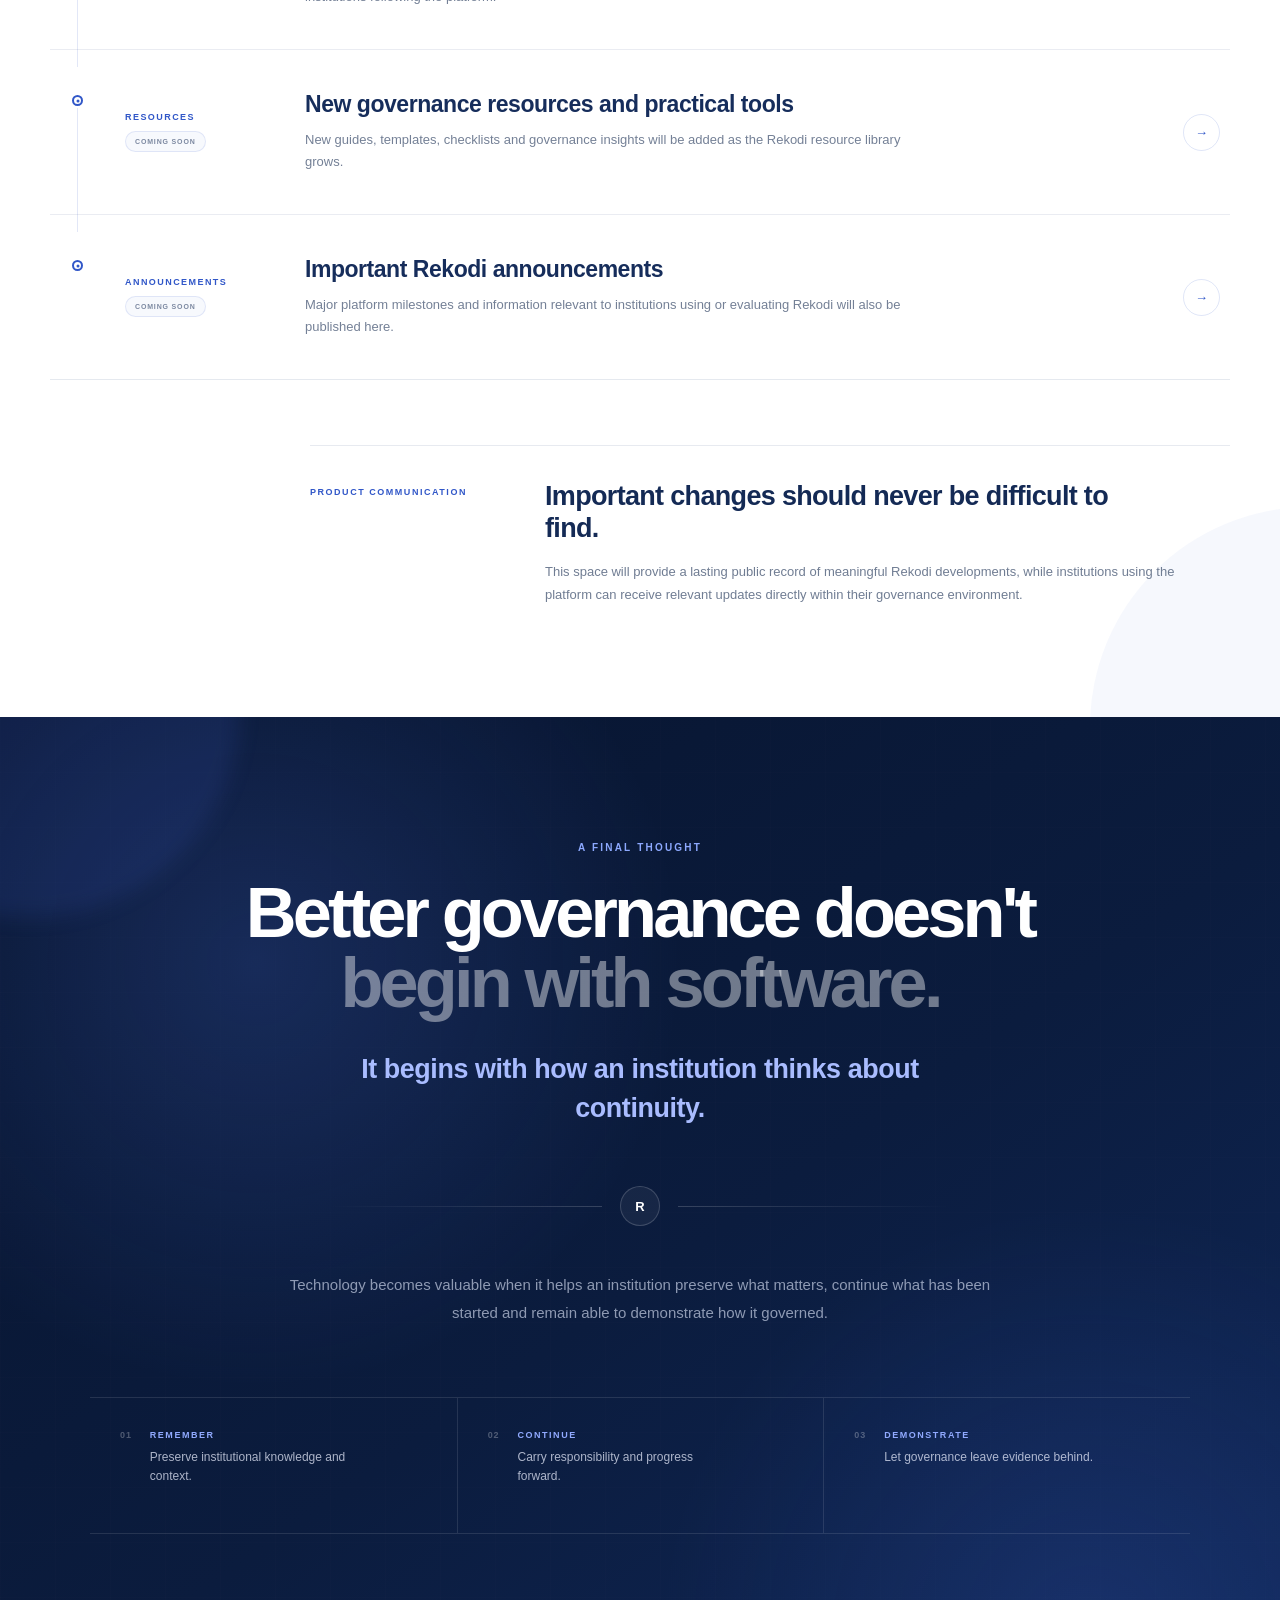
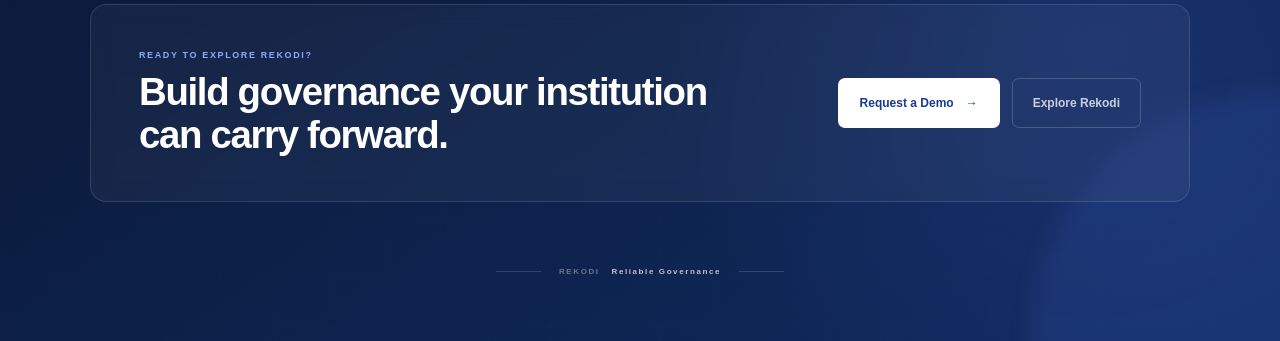
<file: resources.html>
<!DOCTYPE html>
<html lang="en">

<head>
    <meta charset="UTF-8">
    <meta name="viewport" content="width=device-width, initial-scale=1.0">

    <title>Resources | Rekodi Governance</title>

    <link rel="stylesheet" href="styles.css">
    <link rel="stylesheet" href="resources.css">
</head>

<body>

    <!-- =========================================
         HEADER
    ========================================== -->
<header class="site-header">
    <div class="nav-container">

        <a href="index.html" class="brand">
            <img src="assets/images/rekodi_logo.jpeg"
                 alt="Rekodi Governance"
                 class="brand-logo">
        </a>

        <nav class="desktop-nav" aria-label="Main navigation">
            <a href="#why-rekodi">Why Rekodi</a>

            <a href="#solutions">
                Solutions
                <span class="nav-arrow">⌄</span>
            </a>

            <a href="#industries">
                Who It's For
                <span class="nav-arrow">⌄</span>
            </a>

            <a href="resources.html" class="active-nav">Resources</a>
            <a href="about.html">About</a>
        </nav>

        <div class="nav-actions">
            <a href="#" class="login-link">Log in</a>
            <a href="#demo" class="demo-button">Request a Demo</a>
        </div>

        <button class="menu-toggle"
                aria-label="Open navigation menu"
                aria-expanded="false">
            <span></span>
            <span></span>
            <span></span>
        </button>

    </div>

    <div class="mobile-nav">
        <a href="#why-rekodi">Why Rekodi</a>
        <a href="#solutions">Solutions</a>
        <a href="#industries">Who It's For</a>
        <a href="#resources">Resources</a>
        <a href="about.html">About</a>
        <a href="#" class="mobile-login">Log in</a>
        <a href="#demo" class="mobile-demo">Request a Demo</a>
    </div>
</header>

    <main>

        <!-- =========================================
             RESOURCES HERO
        ========================================== -->

        <section class="resources-hero">

            <div class="resources-hero-glow resources-glow-one"></div>
            <div class="resources-hero-glow resources-glow-two"></div>
            <div class="resources-hero-grid"></div>

            <div class="resources-hero-container">

                <div class="resources-hero-content">

                    <p class="resources-eyebrow">
                        REKODI RESOURCES
                    </p>

                    <h1>
                        Better governance begins with
                        <span>better institutional thinking.</span>
                    </h1>

                    <p class="resources-hero-description">
                        Insights, practical guides and governance tools
                        for institutions building stronger continuity,
                        clearer responsibility and lasting institutional
                        knowledge.
                    </p>

                    <div class="resources-hero-actions">

                        <a href="#featured-resource"
                           class="resources-primary-btn">
                            Explore Resources
                            <span>↓</span>
                        </a>

                    </div>

                </div>


                <!-- RIGHT VISUAL -->

                <div class="resources-hero-visual">

                    <div class="knowledge-system">

                        <div class="knowledge-center">

                            <span class="knowledge-center-label">
                                REKODI
                            </span>

                            <strong>
                                Governance
                                <br>
                                Knowledge
                            </strong>

                        </div>


                        <div class="knowledge-path knowledge-path-one"></div>
                        <div class="knowledge-path knowledge-path-two"></div>
                        <div class="knowledge-path knowledge-path-three"></div>


                        <div class="knowledge-item knowledge-item-one">

                            <span class="knowledge-number">
                                01
                            </span>

                            <div>
                                <small>UNDERSTAND</small>
                                <strong>Insights</strong>
                            </div>

                        </div>


                        <div class="knowledge-item knowledge-item-two">

                            <span class="knowledge-number">
                                02
                            </span>

                            <div>
                                <small>APPLY</small>
                                <strong>Guides</strong>
                            </div>

                        </div>


                        <div class="knowledge-item knowledge-item-three">

                            <span class="knowledge-number">
                                03
                            </span>

                            <div>
                                <small>USE</small>
                                <strong>Tools</strong>
                            </div>

                        </div>

                    </div>

                </div>

            </div>


            <div class="resources-hero-bottom">

                <span></span>

                <p>
                    Learn from governance.
                    <strong>
                        Build what your institution can carry forward.
                    </strong>
                </p>

                <span></span>

            </div>

        </section>


        <!-- Resources sections  -->
         <!-- =========================================
     FEATURED GOVERNANCE INSIGHT
========================================== -->

<section class="featured-insight" id="featured-resource">

    <div class="featured-insight-container">

        <!-- SECTION INTRO -->

        <div class="featured-insight-heading">

            <div>
                <p class="resource-section-eyebrow">
                    FEATURED GOVERNANCE INSIGHT
                </p>

                <h2>
                    Ideas for institutions
                    <span>built to continue.</span>
                </h2>
            </div>

            <p class="featured-heading-copy">
                We explore the governance questions that matter
                beyond a single meeting, leadership term or reporting period.
            </p>

        </div>


        <!-- FEATURED ARTICLE -->

        <article class="featured-article">

            <!-- VISUAL SIDE -->

            <div class="featured-article-visual">

                <div class="memory-visual">

                    <span class="memory-visual-label">
                        INSTITUTIONAL MEMORY
                    </span>

                    <div class="memory-generation memory-generation-one">
                        <span>01</span>
                        <strong>Leadership</strong>
                    </div>

                    <div class="memory-line memory-line-one"></div>

                    <div class="memory-core">

                        <small>WHAT REMAINS?</small>

                        <strong>
                            Institutional
                            <br>
                            Memory
                        </strong>

                    </div>

                    <div class="memory-line memory-line-two"></div>

                    <div class="memory-generation memory-generation-two">
                        <span>02</span>
                        <strong>Next Leadership</strong>
                    </div>

                    <p class="memory-question">
                        When people change,
                        what does the institution still know?
                    </p>

                </div>

            </div>


            <!-- ARTICLE CONTENT -->

            <div class="featured-article-content">

                <div class="article-meta">

                    <span class="article-category">
                        GOVERNANCE CONTINUITY
                    </span>

                    <span class="article-meta-divider"></span>

                    <span>
                        6 MIN READ
                    </span>

                </div>

                <h3>
                    What happens when institutional
                    memory walks out the door?
                </h3>

                <p class="featured-article-lead">
                    Leadership changes are inevitable.
                    Institutional amnesia shouldn't be.
                </p>

                <p class="featured-article-description">
                    An institution may keep its minutes, reports and
                    policies while still losing the reasoning, context
                    and unfinished responsibilities behind them.
                    We explore what really disappears during leadership
                    transitions — and why preserving records alone is
                    not the same as preserving institutional memory.
                </p>

                <div class="featured-article-footer">

                    <a href="#" class="read-insight-link">
                        Read Insight
                        <span>→</span>
                    </a>

                    <p>
                        Rekodi Governance
                    </p>

                </div>

            </div>

        </article>


        <!-- EDITORIAL STATEMENT -->

        <div class="featured-insight-statement">

            <span class="statement-line"></span>

            <p>
                Governance knowledge becomes valuable when
                <strong>
                    the next person can understand what came before.
                </strong>
            </p>

        </div>

    </div>

</section>


<!-- Resources sections  continuation -->

<!-- =========================================
     LATEST GOVERNANCE INSIGHTS
========================================== -->

<section class="latest-insights">

    <div class="latest-insights-container">

        <!-- SECTION HEADER -->

        <div class="latest-insights-header">

            <div>
                <p class="resource-section-eyebrow">
                    GOVERNANCE INSIGHTS
                </p>

                <h2>
                    Thinking beyond
                    <span>the meeting room.</span>
                </h2>
            </div>

            <div class="latest-insights-intro">

                <p>
                    Practical perspectives on the systems, habits and
                    institutional thinking that help governance remain
                    useful long after a meeting ends.
                </p>

                <a href="#" class="view-all-insights">
                    View all insights
                    <span>→</span>
                </a>

            </div>

        </div>


        <!-- EDITORIAL LAYOUT -->

        <div class="insights-editorial-grid">


            <!-- =====================================
                 PRIMARY ARTICLE
            ====================================== -->

            <article class="insight-primary">

                <div class="insight-primary-visual">

                    <div class="readiness-visual">

                        <div class="readiness-topline">

                            <span>
                                GOVERNANCE READINESS
                            </span>

                            <span class="readiness-status">
                                READY
                            </span>

                        </div>


                        <div class="readiness-center">

                            <span class="readiness-small">
                                GOVERNANCE EVIDENCE
                            </span>

                            <strong>
                                Ready before
                                <br>
                                scrutiny arrives.
                            </strong>

                        </div>


                        <div class="readiness-trace">

                            <div class="trace-item">
                                <span>01</span>
                                <p>Decision</p>
                            </div>

                            <div class="trace-line"></div>

                            <div class="trace-item">
                                <span>02</span>
                                <p>Action</p>
                            </div>

                            <div class="trace-line"></div>

                            <div class="trace-item">
                                <span>03</span>
                                <p>Evidence</p>
                            </div>

                            <div class="trace-line"></div>

                            <div class="trace-item">
                                <span>04</span>
                                <p>Readiness</p>
                            </div>

                        </div>

                    </div>

                </div>


                <div class="insight-primary-content">

                    <div class="article-meta">

                        <span class="article-category">
                            AUDIT & COMPLIANCE
                        </span>

                        <span class="article-meta-divider"></span>

                        <span>
                            5 MIN READ
                        </span>

                    </div>

                    <h3>
                        Compliance shouldn't begin
                        when the auditor arrives.
                    </h3>

                    <p>
                        What if audit readiness wasn't an exercise
                        institutions prepared for, but a natural outcome
                        of how decisions, approvals, responsibilities
                        and evidence were handled every day?
                    </p>

                    <a href="#" class="read-insight-link">
                        Read Insight
                        <span>→</span>
                    </a>

                </div>

            </article>


            <!-- =====================================
                 SECONDARY ARTICLES
            ====================================== -->

            <div class="insight-secondary-column">


                <!-- ARTICLE 2 -->

                <article class="insight-secondary">

                    <div class="secondary-number">
                        02
                    </div>

                    <div class="secondary-content">

                        <div class="article-meta">

                            <span class="article-category">
                                LEADERSHIP TRANSITION
                            </span>

                            <span class="article-meta-divider"></span>

                            <span>
                                7 MIN READ
                            </span>

                        </div>

                        <h3>
                            Good people can still work
                            inside systems that make
                            continuity difficult.
                        </h3>

                        <p>
                            Governance challenges are not always failures
                            of leadership. Sometimes capable people inherit
                            systems that make knowledge difficult to preserve
                            and responsibilities difficult to carry forward.
                        </p>

                        <a href="#" class="read-insight-link">
                            Read Insight
                            <span>→</span>
                        </a>

                    </div>

                </article>


                <!-- ARTICLE 3 -->

                <article class="insight-secondary">

                    <div class="secondary-number">
                        03
                    </div>

                    <div class="secondary-content">

                        <div class="article-meta">

                            <span class="article-category">
                                DECISION CONTINUITY
                            </span>

                            <span class="article-meta-divider"></span>

                            <span>
                                6 MIN READ
                            </span>

                        </div>

                        <h3>
                            A decision can survive on paper
                            and still lose its meaning.
                        </h3>

                        <p>
                            Recording a decision is only part of institutional
                            memory. Future leaders may also need to understand
                            why it was made, what followed and what remains
                            unfinished.
                        </p>

                        <a href="#" class="read-insight-link">
                            Read Insight
                            <span>→</span>
                        </a>

                    </div>

                </article>

            </div>

        </div>


        <!-- BOTTOM THOUGHT -->

        <div class="insights-bottom-thought">

            <p>
                We write about governance not simply as a set of
                procedures, but as
                <strong>
                    something an institution must be able to carry forward.
                </strong>
            </p>

        </div>

    </div>

</section>


<!-- Resources sections  continuation -->

<!-- =========================================
     PRACTICAL GOVERNANCE TOOLKIT
========================================== -->

<section class="governance-toolkit">

    <div class="toolkit-background-word">
        TOOLKIT
    </div>

    <div class="governance-toolkit-container">

        <!-- HEADER -->

        <div class="toolkit-header">

            <div class="toolkit-heading">

                <p class="toolkit-eyebrow">
                    PRACTICAL GOVERNANCE TOOLKIT
                </p>

                <h2>
                    Knowledge is useful.
                    <span>Practical tools put it to work.</span>
                </h2>

            </div>

            <div class="toolkit-intro">

                <p>
                    Practical resources designed to help institutions
                    strengthen the everyday work behind continuity,
                    leadership transition and governance readiness.
                </p>

                <span class="toolkit-note">
                    Built for practical institutional use.
                </span>

            </div>

        </div>


        <!-- TOOLKIT WORKBENCH -->

        <div class="toolkit-workbench">


            <!-- =====================================
                 RESOURCE 01
            ====================================== -->

            <article class="toolkit-resource toolkit-resource-featured">

                <div class="toolkit-resource-top">

                    <div class="toolkit-resource-number">
                        01
                    </div>

                    <span class="toolkit-resource-type">
                        CHECKLIST
                    </span>

                </div>


                <div class="toolkit-resource-icon">

                    <div class="document-symbol">

                        <span></span>
                        <span></span>
                        <span></span>

                        <div class="document-check">
                            ✓
                        </div>

                    </div>

                </div>


                <div class="toolkit-resource-content">

                    <p class="toolkit-resource-category">
                        LEADERSHIP CONTINUITY
                    </p>

                    <h3>
                        Leadership Handover
                        Checklist
                    </h3>

                    <p>
                        A practical checklist for institutions preparing
                        to transfer responsibilities, institutional
                        knowledge and unfinished governance work from
                        one leadership team to another.
                    </p>

                </div>


                <div class="toolkit-resource-footer">

                    <div class="resource-format">
                        <span>PDF</span>
                        <small>Practical Checklist</small>
                    </div>

                    <a href="#" class="toolkit-download">
                        Download
                        <span>↓</span>
                    </a>

                </div>

            </article>


            <!-- =====================================
                 RESOURCE 02
            ====================================== -->

            <article class="toolkit-resource">

                <div class="toolkit-resource-top">

                    <div class="toolkit-resource-number">
                        02
                    </div>

                    <span class="toolkit-resource-type">
                        CHECKLIST
                    </span>

                </div>


                <div class="toolkit-resource-icon">

                    <div class="readiness-symbol">

                        <div class="readiness-ring">
                            <span>✓</span>
                        </div>

                        <div class="readiness-symbol-line"></div>

                    </div>

                </div>


                <div class="toolkit-resource-content">

                    <p class="toolkit-resource-category">
                        GOVERNANCE READINESS
                    </p>

                    <h3>
                        Governance Readiness
                        Checklist
                    </h3>

                    <p>
                        A structured way to assess whether important
                        decisions, approvals, responsibilities and
                        supporting evidence can be understood and
                        demonstrated when scrutiny arrives.
                    </p>

                </div>


                <div class="toolkit-resource-footer">

                    <div class="resource-format">
                        <span>PDF</span>
                        <small>Readiness Checklist</small>
                    </div>

                    <a href="#" class="toolkit-download">
                        Download
                        <span>↓</span>
                    </a>

                </div>

            </article>


            <!-- =====================================
                 RESOURCE 03
            ====================================== -->

            <article class="toolkit-resource">

                <div class="toolkit-resource-top">

                    <div class="toolkit-resource-number">
                        03
                    </div>

                    <span class="toolkit-resource-type">
                        TEMPLATE
                    </span>

                </div>


                <div class="toolkit-resource-icon">

                    <div class="agenda-symbol">

                        <div class="agenda-header"></div>

                        <div class="agenda-row">
                            <span></span>
                            <i></i>
                        </div>

                        <div class="agenda-row">
                            <span></span>
                            <i></i>
                        </div>

                        <div class="agenda-row">
                            <span></span>
                            <i></i>
                        </div>

                    </div>

                </div>


                <div class="toolkit-resource-content">

                    <p class="toolkit-resource-category">
                        MEETING GOVERNANCE
                    </p>

                    <h3>
                        Board Meeting
                        Agenda Template
                    </h3>

                    <p>
                        A structured agenda template for preparing
                        governance meetings with clearer purpose,
                        discussion flow, decision points and
                        responsibility for follow-up.
                    </p>

                </div>


                <div class="toolkit-resource-footer">

                    <div class="resource-format">
                        <span>DOCX</span>
                        <small>Editable Template</small>
                    </div>

                    <a href="#" class="toolkit-download">
                        Download
                        <span>↓</span>
                    </a>

                </div>

            </article>

        </div>


        <!-- BOTTOM MESSAGE -->

        <div class="toolkit-bottom">

            <div class="toolkit-bottom-line"></div>

            <div class="toolkit-bottom-content">

                <p class="toolkit-bottom-label">
                    THE PRINCIPLE
                </p>

                <h3>
                    Better governance isn't built
                    by collecting more templates.
                </h3>

                <p>
                    The value of a governance tool is in helping people
                    preserve context, clarify responsibility and leave
                    something useful for whoever comes next.
                </p>

            </div>

        </div>

    </div>

</section>


<!-- Future Resources sections will continue here -->

<!-- =========================================
     LEARN RELIABLE GOVERNANCE
========================================== -->

<section class="learn-governance">

    <div class="learn-governance-container">

        <!-- INTRO -->

        <div class="learn-intro">

            <div class="learn-intro-heading">

                <p class="resource-section-eyebrow">
                    LEARN RELIABLE GOVERNANCE
                </p>

                <h2>
                    Governance becomes stronger
                    <span>when the institution can carry it forward.</span>
                </h2>

            </div>

            <div class="learn-intro-copy">

                <p>
                    Reliable Governance is not simply about keeping
                    records. It is about creating enough institutional
                    continuity for what happened yesterday to remain
                    useful tomorrow.
                </p>

            </div>

        </div>


        <!-- =====================================
             GOVERNANCE JOURNEY
        ====================================== -->

        <div class="governance-learning-journey">


            <!-- 01 REMEMBER -->

            <article class="learning-stage">

                <div class="learning-stage-top">

                    <span class="learning-number">
                        01
                    </span>

                    <span class="learning-word">
                        REMEMBER
                    </span>

                </div>


                <div class="learning-symbol remember-symbol">

                    <div class="remember-ring remember-ring-one"></div>
                    <div class="remember-ring remember-ring-two"></div>

                    <div class="remember-center">
                        <span></span>
                    </div>

                </div>


                <div class="learning-content">

                    <h3>
                        Preserve more than the record.
                        <span>Preserve the context.</span>
                    </h3>

                    <p>
                        Decisions, discussions and governance records
                        become more valuable when future leaders can
                        understand what happened, why it happened and
                        what it was intended to achieve.
                    </p>

                </div>


                <div class="learning-topics">

                    <span>Institutional Memory</span>
                    <span>Decision Context</span>
                    <span>Governance Records</span>

                </div>

            </article>


            <!-- CONNECTION -->

            <div class="learning-connector">

                <span></span>

                <div>
                    →
                </div>

                <span></span>

            </div>


            <!-- 02 CONTINUE -->

            <article class="learning-stage">

                <div class="learning-stage-top">

                    <span class="learning-number">
                        02
                    </span>

                    <span class="learning-word">
                        CONTINUE
                    </span>

                </div>


                <div class="learning-symbol continue-symbol">

                    <div class="continue-point continue-point-one"></div>

                    <div class="continue-path"></div>

                    <div class="continue-point continue-point-two"></div>

                </div>


                <div class="learning-content">

                    <h3>
                        Make responsibility
                        <span>easier to inherit.</span>
                    </h3>

                    <p>
                        Leadership terms end. Committees change.
                        People move. The institution should still be
                        able to understand what remains unfinished,
                        who was responsible and what needs to happen next.
                    </p>

                </div>


                <div class="learning-topics">

                    <span>Leadership Transition</span>
                    <span>Responsibility</span>
                    <span>Handover</span>

                </div>

            </article>


            <!-- CONNECTION -->

            <div class="learning-connector">

                <span></span>

                <div>
                    →
                </div>

                <span></span>

            </div>


            <!-- 03 DEMONSTRATE -->

            <article class="learning-stage">

                <div class="learning-stage-top">

                    <span class="learning-number">
                        03
                    </span>

                    <span class="learning-word">
                        DEMONSTRATE
                    </span>

                </div>


                <div class="learning-symbol demonstrate-symbol">

                    <div class="demonstrate-document">

                        <span></span>
                        <span></span>
                        <span></span>

                        <div class="demonstrate-check">
                            ✓
                        </div>

                    </div>

                </div>


                <div class="learning-content">

                    <h3>
                        Let good governance
                        <span>leave evidence behind.</span>
                    </h3>

                    <p>
                        Institutions should not have to reconstruct
                        their governance when an auditor, regulator,
                        board or inspector asks to see it. Readiness
                        should emerge from how governance happens
                        every day.
                    </p>

                </div>


                <div class="learning-topics">

                    <span>Governance Evidence</span>
                    <span>Reporting</span>
                    <span>Audit Readiness</span>

                </div>

            </article>

        </div>


        <!-- =====================================
             RELIABLE GOVERNANCE RESULT
        ====================================== -->

        <div class="learning-result">

            <div class="learning-result-label">

                <span></span>

                <p>
                    RELIABLE GOVERNANCE
                </p>

                <span></span>

            </div>


            <h3>
                Remember what happened.
                <span>Continue what matters.</span>
                Demonstrate how you governed.
            </h3>


            <p class="learning-result-description">
                Not more administration. A stronger way for
                institutional governance to remain understandable,
                transferable and ready to be seen.
            </p>

        </div>

    </div>

</section>



<!-- =========================================
     REKODI UPDATES
========================================== -->

<section class="rekodi-updates">

    <div class="rekodi-updates-container">

        <!-- HEADER -->

        <div class="updates-header">

            <div class="updates-heading">

                <p class="resource-section-eyebrow">
                    REKODI UPDATES
                </p>

                <h2>
                    Follow how Rekodi
                    <span>continues to evolve.</span>
                </h2>

            </div>


            <div class="updates-intro">

                <p>
                    Meaningful platform developments, improvements
                    and announcements — documented in one place.
                </p>

                <a href="#" class="updates-view-all">
                    View all updates
                    <span>→</span>
                </a>

            </div>

        </div>


        <!-- =====================================
             UPDATE STREAM
        ====================================== -->

        <div class="updates-stream">


            <!-- UPDATE 01 -->

            <article class="update-entry">

                <div class="update-marker">

                    <span class="update-dot"></span>

                    <span class="update-line"></span>

                </div>


                <div class="update-meta">

                    <span class="update-type">
                        PLATFORM
                    </span>

                    <span class="update-status">
                        COMING SOON
                    </span>

                </div>


                <div class="update-content">

                    <h3>
                        Rekodi Governance
                        platform updates
                    </h3>

                    <p>
                        As Rekodi develops, important improvements
                        and new governance capabilities will be
                        documented here for institutions following
                        the platform.
                    </p>

                </div>


                <div class="update-action">

                    <span class="update-arrow">
                        →
                    </span>

                </div>

            </article>


            <!-- UPDATE 02 -->

            <article class="update-entry">

                <div class="update-marker">

                    <span class="update-dot"></span>

                    <span class="update-line"></span>

                </div>


                <div class="update-meta">

                    <span class="update-type">
                        RESOURCES
                    </span>

                    <span class="update-status">
                        COMING SOON
                    </span>

                </div>


                <div class="update-content">

                    <h3>
                        New governance resources
                        and practical tools
                    </h3>

                    <p>
                        New guides, templates, checklists and
                        governance insights will be added as the
                        Rekodi resource library grows.
                    </p>

                </div>


                <div class="update-action">

                    <span class="update-arrow">
                        →
                    </span>

                </div>

            </article>


            <!-- UPDATE 03 -->

            <article class="update-entry">

                <div class="update-marker">

                    <span class="update-dot"></span>

                </div>


                <div class="update-meta">

                    <span class="update-type">
                        ANNOUNCEMENTS
                    </span>

                    <span class="update-status">
                        COMING SOON
                    </span>

                </div>


                <div class="update-content">

                    <h3>
                        Important Rekodi
                        announcements
                    </h3>

                    <p>
                        Major platform milestones and information
                        relevant to institutions using or evaluating
                        Rekodi will also be published here.
                    </p>

                </div>


                <div class="update-action">

                    <span class="update-arrow">
                        →
                    </span>

                </div>

            </article>

        </div>


        <!-- =====================================
             UPDATE PHILOSOPHY
        ====================================== -->

        <div class="updates-philosophy">

            <div class="updates-philosophy-label">
                PRODUCT COMMUNICATION
            </div>


            <div class="updates-philosophy-content">

                <h3>
                    Important changes should
                    never be difficult to find.
                </h3>

                <p>
                    This space will provide a lasting public record
                    of meaningful Rekodi developments, while institutions
                    using the platform can receive relevant updates
                    directly within their governance environment.
                </p>

            </div>

        </div>

    </div>

</section>




<!-- Future Resources sections will continue here -->
 <!-- =========================================
     RESOURCES CLOSING CTA
========================================== -->

<section class="resources-closing" id="resources-demo">

    <div class="resources-closing-glow closing-glow-one"></div>
    <div class="resources-closing-glow closing-glow-two"></div>

    <div class="resources-closing-grid"></div>

    <div class="resources-closing-container">


        <!-- TOP PHILOSOPHY -->

        <div class="resources-closing-philosophy">

            <p class="closing-eyebrow">
                A FINAL THOUGHT
            </p>

            <h2>
                Better governance doesn't
                <span>begin with software.</span>
            </h2>

            <p class="closing-main-statement">
                It begins with how an institution thinks
                about continuity.
            </p>

        </div>


        <!-- DIVIDER -->

        <div class="closing-divider">

            <span></span>

            <div class="closing-divider-mark">
                R
            </div>

            <span></span>

        </div>


        <!-- SUPPORTING MESSAGE -->

        <div class="closing-support">

            <p>
                Technology becomes valuable when it helps an
                institution preserve what matters, continue what
                has been started and remain able to demonstrate
                how it governed.
            </p>

        </div>


        <!-- GOVERNANCE PRINCIPLES -->

        <div class="closing-principles">

            <div class="closing-principle">

                <span>01</span>

                <div>
                    <small>REMEMBER</small>

                    <p>
                        Preserve institutional
                        knowledge and context.
                    </p>
                </div>

            </div>


            <div class="closing-principle">

                <span>02</span>

                <div>
                    <small>CONTINUE</small>

                    <p>
                        Carry responsibility
                        and progress forward.
                    </p>
                </div>

            </div>


            <div class="closing-principle">

                <span>03</span>

                <div>
                    <small>DEMONSTRATE</small>

                    <p>
                        Let governance leave
                        evidence behind.
                    </p>
                </div>

            </div>

        </div>


        <!-- CTA -->

        <div class="resources-closing-cta">

            <div class="closing-cta-copy">

                <p class="closing-cta-label">
                    READY TO EXPLORE REKODI?
                </p>

                <h3>
                    Build governance your institution
                    can carry forward.
                </h3>

            </div>


            <div class="closing-cta-actions">

                <a href="index.html#demo"
                   class="resources-demo-button">

                    Request a Demo

                    <span>→</span>

                </a>


                <a href="index.html"
                   class="resources-explore-button">

                    Explore Rekodi

                </a>

            </div>

        </div>


        <!-- SIGNATURE -->

        <div class="resources-closing-signature">

            <span></span>

            <p>
                REKODI
                <strong>Reliable Governance</strong>
            </p>

            <span></span>

        </div>

    </div>

</section>



    </main>


    <script src="main.js"></script>

</body>

</html>
</file>
<file: styles.css>
/* ==============================
   REKODI GLOBAL STYLES
================================ */

* {
    margin: 0;
    padding: 0;
    box-sizing: border-box;
}

html {
    scroll-behavior: smooth;
}

body {
    font-family: Arial, Helvetica, sans-serif;
    color: #172033;
    background: #ffffff;
}

a {
    text-decoration: none;
    color: inherit;
}


/* ==============================
   NAVIGATION
================================ */

.site-header {
    width: 100%;
    background: rgba(255, 255, 255, 0.97);
    border-bottom: 1px solid #e9edf4;
    position: sticky;
    top: 0;
    z-index: 1000;
}

.nav-container {
    max-width: 1240px;
    height: 82px;
    margin: 0 auto;
    padding: 0 32px;

    display: flex;
    align-items: center;
    justify-content: space-between;
}


/* Logo */

.brand {
    display: flex;
    align-items: center;
    flex-shrink: 0;
}

.brand-logo {
    width: 145px;
    height: auto;
    display: block;
}


/* Desktop Navigation */

.desktop-nav {
    display: flex;
    align-items: center;
    gap: 31px;
    margin-left: auto;
    margin-right: 42px;
}

.desktop-nav a {
    display: flex;
    align-items: center;
    gap: 5px;

    font-size: 14px;
    font-weight: 500;
    color: #3f4b5f;

    transition: color 0.2s ease;
}

.desktop-nav a:hover {
    color: #3157c8;
}

.nav-arrow {
    font-size: 14px;
    margin-top: -3px;
}


/* Navigation Actions */

.nav-actions {
    display: flex;
    align-items: center;
    gap: 22px;
}

.login-link {
    font-size: 14px;
    font-weight: 600;
    color: #3157c8;
}

.login-link:hover {
    color: #233f9d;
}

.demo-button {
    display: inline-flex;
    align-items: center;
    justify-content: center;

    min-height: 44px;
    padding: 0 22px;

    border-radius: 7px;
    background: #3157c8;
    color: #ffffff;

    font-size: 14px;
    font-weight: 600;

    transition:
        background 0.2s ease,
        transform 0.2s ease;
}

.demo-button:hover {
    background: #2749ad;
    transform: translateY(-1px);
}


/* ==============================
   MOBILE MENU BUTTON
================================ */

.menu-toggle {
    display: none;
    width: 38px;
    height: 38px;

    background: transparent;
    border: 0;
    cursor: pointer;
}

.menu-toggle span {
    display: block;
    width: 23px;
    height: 2px;

    margin: 5px auto;
    background: #172033;

    transition: 0.3s ease;
}


/* ==============================
   MOBILE NAVIGATION
================================ */

.mobile-nav {
    display: none;
}


/* ==============================
   RESPONSIVE NAVIGATION
================================ */

@media (max-width: 950px) {

    .nav-container {
        height: 72px;
        padding: 0 22px;
    }

    .brand-logo {
        width: 130px;
    }

    .desktop-nav,
    .nav-actions {
        display: none;
    }

    .menu-toggle {
        display: block;
    }

    .mobile-nav {
        display: none;

        padding: 10px 22px 25px;
        background: #ffffff;
        border-top: 1px solid #edf0f5;
    }

    .mobile-nav.active {
        display: flex;
        flex-direction: column;
    }

    .mobile-nav a {
        padding: 14px 2px;

        font-size: 15px;
        font-weight: 500;
        color: #344054;

        border-bottom: 1px solid #edf0f5;
    }

    .mobile-nav .mobile-login {
        color: #3157c8;
        font-weight: 600;
    }

    .mobile-nav .mobile-demo {
        margin-top: 14px;
        padding: 14px 18px;

        text-align: center;
        border: 0;
        border-radius: 7px;

        background: #3157c8;
        color: #ffffff;
        font-weight: 600;
    }
}





/* =========================================
   REKODI HERO
========================================= */

.hero {
    position: relative;
    min-height: 650px;
    overflow: hidden;

    display: flex;
    align-items: center;

    background: #061d4b;
}


/* Background Image */

.hero-background {
    position: absolute;
    inset: 0;

    background-image: url("assets/images/hero_image_final.png");
    background-size: cover;
    background-position: center right;
    background-repeat: no-repeat;

    z-index: 0;
}


/* Main blue gradient */

.hero-overlay {
    position: absolute;
    inset: 0;
    z-index: 1;

    background:
        linear-gradient(
            90deg,
            rgba(4, 30, 82, 0.99) 0%,
            rgba(5, 40, 105, 0.96) 25%,
            rgba(8, 58, 142, 0.82) 46%,
            rgba(8, 58, 142, 0.36) 65%,
            rgba(4, 22, 55, 0.08) 100%
        );
}


/* Gives the blue surface more depth */

.hero-glow {
    position: absolute;

    width: 650px;
    height: 650px;

    left: -250px;
    top: -260px;

    z-index: 2;

    border-radius: 50%;

    background:
        radial-gradient(
            circle,
            rgba(22, 110, 255, 0.30) 0%,
            rgba(22, 110, 255, 0.10) 45%,
            transparent 72%
        );

    pointer-events: none;
}


/* Hero layout */

.hero-container {
    position: relative;
    z-index: 3;

    width: 100%;
    max-width: 1240px;

    margin: 0 auto;
    padding: 90px 32px 65px;
}


.hero-content {
    width: 100%;
    max-width: 610px;
}


/* Eyebrow */

.hero-eyebrow {
    margin-bottom: 20px;

    color: #82c8ff;

    font-size: 11px;
    font-weight: 700;

    letter-spacing: 0.18em;
}


/* Heading */

.hero h1 {
    max-width: 610px;

    margin-bottom: 23px;

    color: #ffffff;

    font-size: clamp(50px, 5vw, 72px);
    line-height: 1.03;

    letter-spacing: -0.045em;

    font-weight: 700;
}


.hero h1 span {
    display: block;

    color: #5fc4ff;
}


/* Description */

.hero-description {
    max-width: 535px;

    margin-bottom: 32px;

    color: rgba(255, 255, 255, 0.82);

    font-size: 16px;
    line-height: 1.7;
}


/* Buttons */

.hero-actions {
    display: flex;
    align-items: center;

    gap: 14px;

    margin-bottom: 50px;
}


.hero-primary-btn {
    min-height: 51px;

    padding: 0 25px;

    display: inline-flex;
    align-items: center;
    justify-content: center;

    gap: 13px;

    border-radius: 8px;

    background: #1689ef;
    color: #ffffff;

    font-size: 14px;
    font-weight: 600;

    box-shadow:
        0 10px 30px rgba(0, 103, 255, 0.28);

    transition: 0.25s ease;
}


.hero-primary-btn:hover {
    transform: translateY(-2px);

    background: #2999fa;

    box-shadow:
        0 15px 35px rgba(0, 103, 255, 0.35);
}


.hero-secondary-btn {
    min-height: 51px;

    padding: 0 21px;

    display: inline-flex;
    align-items: center;
    justify-content: center;

    gap: 10px;

    border: 1px solid rgba(255, 255, 255, 0.38);
    border-radius: 8px;

    color: #ffffff;

    font-size: 14px;
    font-weight: 500;

    background: rgba(255, 255, 255, 0.06);

    backdrop-filter: blur(5px);

    transition: 0.25s ease;
}


.hero-secondary-btn:hover {
    background: rgba(255, 255, 255, 0.13);

    border-color: rgba(255, 255, 255, 0.65);
}


.play-icon {
    width: 25px;
    height: 25px;

    display: flex;
    align-items: center;
    justify-content: center;

    border-radius: 50%;

    background: rgba(255, 255, 255, 0.15);

    font-size: 9px;
}


/* Bottom Governance Pillars */

.hero-pillars {
    display: flex;
    align-items: center;

    gap: 0;

    max-width: 600px;

    padding-top: 22px;

    border-top: 1px solid rgba(255, 255, 255, 0.18);
}


.hero-pillar {
    display: flex;
    align-items: center;

    gap: 10px;

    padding: 0 25px;

    border-right: 1px solid rgba(255, 255, 255, 0.18);
}


.hero-pillar:first-child {
    padding-left: 0;
}


.hero-pillar:last-child {
    border-right: none;
}


.pillar-icon {
    color: #66c5ff;

    font-size: 24px;
}


.hero-pillar strong {
    display: block;

    margin-bottom: 3px;

    color: #ffffff;

    font-size: 12px;
    font-weight: 600;
}


.hero-pillar small {
    display: block;

    color: rgba(255, 255, 255, 0.58);

    font-size: 9px;

    white-space: nowrap;
}


/* =========================================
   TABLET
========================================= */

@media (max-width: 900px) {

    .hero {
        min-height: 650px;
    }

    .hero-background {
        background-position: 60% center;
    }

    .hero-overlay {
        background:
            linear-gradient(
                90deg,
                rgba(4, 28, 77, 0.98) 0%,
                rgba(5, 39, 101, 0.93) 50%,
                rgba(5, 39, 101, 0.58) 100%
            );
    }

    .hero-container {
        padding: 80px 25px 60px;
    }

}


/* =========================================
   MOBILE
========================================= */

@media (max-width: 600px) {

    .hero {
        min-height: 690px;
        align-items: flex-end;
    }


    .hero-background {
        background-position: 67% center;
    }


    .hero-overlay {
        background:
            linear-gradient(
                180deg,
                rgba(5, 29, 73, 0.48) 0%,
                rgba(5, 31, 78, 0.76) 35%,
                rgba(4, 28, 72, 0.98) 70%,
                #041c48 100%
            );
    }


    .hero-container {
        padding: 170px 22px 45px;
    }


    .hero h1 {
        font-size: 45px;
    }


    .hero-description {
        font-size: 15px;
    }


    .hero-actions {
        flex-direction: column;
        align-items: stretch;

        margin-bottom: 38px;
    }


    .hero-primary-btn,
    .hero-secondary-btn {
        width: 100%;
    }


    .hero-pillars {
        justify-content: space-between;

        gap: 12px;
    }


    .hero-pillar {
        padding: 0;

        border: 0;
    }


    .pillar-icon {
        display: none;
    }


    .hero-pillar small {
        display: none;
    }

}


/* Content page*/



/* =========================================
   GOVERNANCE GAP SECTION
========================================= */

.governance-gap {
    position: relative;

    padding: 110px 0 120px;

    background: #ffffff;

    overflow: hidden;
}


.gap-container {
    width: 100%;
    max-width: 1240px;

    margin: 0 auto;
    padding: 0 32px;
}


/* Section introduction */

.gap-intro {
    max-width: 790px;

    margin-bottom: 70px;
}


.section-eyebrow {
    margin-bottom: 17px;

    color: #3157c8;

    font-size: 11px;
    font-weight: 700;

    letter-spacing: 0.17em;
}


.gap-intro h2 {
    max-width: 760px;

    margin-bottom: 24px;

    color: #14213b;

    font-size: clamp(40px, 4vw, 58px);
    line-height: 1.08;

    letter-spacing: -0.04em;
    font-weight: 700;
}


.gap-intro h2 span {
    color: #3157c8;
}


.gap-intro-text {
    max-width: 700px;

    color: #687387;

    font-size: 16px;
    line-height: 1.8;
}


/* =========================================
   TWO COLUMN LAYOUT
========================================= */

.gap-grid {
    display: grid;

    grid-template-columns: 0.95fr 1.05fr;

    align-items: center;

    gap: 80px;
}


/* =========================================
   IMAGE
========================================= */

.gap-image-wrap {
    position: relative;

    min-height: 520px;

    overflow: hidden;

    border-radius: 18px;

    background: #e9eef8;

    box-shadow:
        0 30px 70px rgba(30, 48, 87, 0.12);
}


.gap-image {
    width: 100%;
    height: 520px;

    display: block;

    object-fit: cover;
}


/* Dark lower gradient */

.gap-image-wrap::after {
    content: "";

    position: absolute;
    inset: 0;

    background:
        linear-gradient(
            180deg,
            transparent 40%,
            rgba(3, 20, 55, 0.18) 58%,
            rgba(3, 20, 55, 0.92) 100%
        );

    pointer-events: none;
}


/* Image message */

.memory-overlay {
    position: absolute;

    left: 35px;
    right: 35px;
    bottom: 34px;

    z-index: 2;

    color: #ffffff;
}


.memory-label {
    display: block;

    margin-bottom: 12px;

    color: #72c9ff;

    font-size: 9px;
    font-weight: 700;

    letter-spacing: 0.16em;
}


.memory-overlay p {
    max-width: 380px;

    margin-bottom: 8px;

    font-size: 24px;
    line-height: 1.25;

    font-weight: 600;

    letter-spacing: -0.02em;
}


.memory-answer {
    color: rgba(255, 255, 255, 0.66);

    font-size: 12px;
}


/* =========================================
   PROBLEM ITEMS
========================================= */

.gap-content {
    width: 100%;
}


.gap-item {
    display: grid;

    grid-template-columns: 48px 1fr;

    gap: 21px;

    padding: 27px 0;

    border-bottom: 1px solid #e5eaf2;
}


.gap-item:first-child {
    padding-top: 0;
}


.gap-number {
    padding-top: 3px;

    color: #3157c8;

    font-size: 11px;
    font-weight: 700;

    letter-spacing: 0.08em;
}


.gap-item h3 {
    margin-bottom: 9px;

    color: #1d2a42;

    font-size: 19px;
    line-height: 1.35;

    font-weight: 600;
}


.gap-item p {
    max-width: 530px;

    color: #747f91;

    font-size: 14px;
    line-height: 1.75;
}


/* Conclusion */

.gap-conclusion {
    display: flex;

    align-items: center;

    gap: 16px;

    margin-top: 30px;
}


.conclusion-line {
    width: 38px;
    height: 2px;

    flex-shrink: 0;

    background: #3157c8;
}


.gap-conclusion p {
    color: #3157c8;

    font-size: 15px;
    font-weight: 600;
}


/* =========================================
   RESPONSIVE
========================================= */

@media (max-width: 900px) {

    .governance-gap {
        padding: 85px 0 95px;
    }


    .gap-container {
        padding: 0 24px;
    }


    .gap-intro {
        margin-bottom: 50px;
    }


    .gap-grid {
        grid-template-columns: 1fr;

        gap: 55px;
    }


    .gap-image-wrap,
    .gap-image {
        height: 480px;
        min-height: 480px;
    }

}


@media (max-width: 600px) {

    .governance-gap {
        padding: 70px 0 75px;
    }


    .gap-container {
        padding: 0 21px;
    }


    .gap-intro h2 {
        font-size: 38px;
    }


    .gap-intro-text {
        font-size: 15px;
    }


    .gap-image-wrap,
    .gap-image {
        height: 420px;
        min-height: 420px;
    }


    .memory-overlay {
        left: 24px;
        right: 24px;
        bottom: 25px;
    }


    .memory-overlay p {
        font-size: 21px;
    }


    .gap-item {
        grid-template-columns: 35px 1fr;

        gap: 12px;
    }


    .gap-item h3 {
        font-size: 17px;
    }

}


/* =========================================
   REKODI TRANSFORMATION
========================================= */

.transformation-section {
    padding: 115px 0 105px;

    background:
        linear-gradient(
            180deg,
            #f6f9ff 0%,
            #eef4ff 100%
        );
}


.transformation-container {
    width: 100%;
    max-width: 1240px;

    margin: 0 auto;
    padding: 0 32px;
}


/* Heading */

.transformation-heading {
    max-width: 760px;

    margin: 0 auto 65px;

    text-align: center;
}


.transformation-heading h2 {
    margin-bottom: 22px;

    color: #14213b;

    font-size: clamp(40px, 4vw, 57px);
    line-height: 1.08;

    letter-spacing: -0.04em;
}


.transformation-heading h2 span {
    display: block;

    color: #3157c8;
}


.transformation-heading > p:last-child {
    max-width: 650px;

    margin: 0 auto;

    color: #6c7789;

    font-size: 16px;
    line-height: 1.75;
}


/* =========================================
   COMPARISON
========================================= */

.transformation-grid {
    position: relative;

    display: grid;

    grid-template-columns: 1fr 1fr;

    gap: 30px;
}


/* Cards */

.state-card {
    overflow: hidden;

    border: 1px solid #dfe6f2;
    border-radius: 18px;

    background: #ffffff;

    box-shadow:
        0 20px 50px rgba(24, 43, 82, 0.07);
}


.state-image {
    position: relative;

    height: 285px;

    overflow: hidden;
}


.state-image img {
    width: 100%;
    height: 100%;

    display: block;

    object-fit: cover;

    transition: transform 0.6s ease;
}


.state-card:hover .state-image img {
    transform: scale(1.025);
}


.state-image-overlay {
    position: absolute;
    inset: 0;
}


/* Before image darker */

.state-before .state-image-overlay {
    background:
        linear-gradient(
            180deg,
            rgba(16, 25, 43, 0.08),
            rgba(16, 25, 43, 0.62)
        );
}


/* After image Rekodi blue */

.state-after .state-image-overlay {
    background:
        linear-gradient(
            180deg,
            rgba(15, 65, 150, 0.03),
            rgba(7, 48, 124, 0.54)
        );
}


/* Labels */

.state-label {
    position: absolute;

    left: 25px;
    bottom: 22px;

    padding: 8px 12px;

    border-radius: 30px;

    background: rgba(255, 255, 255, 0.93);

    color: #26364e;

    font-size: 9px;
    font-weight: 700;

    letter-spacing: 0.13em;
}


.state-after .state-label {
    background: #3157c8;
    color: #ffffff;
}


/* Card Content */

.state-content {
    padding: 35px 36px 38px;
}


.state-content h3 {
    max-width: 430px;

    margin-bottom: 30px;

    color: #17243c;

    font-size: 27px;
    line-height: 1.25;

    letter-spacing: -0.025em;
}


.state-before h3 span {
    color: #7c8798;
}


.state-after h3 span {
    color: #3157c8;
}


/* Individual points */

.state-points {
    display: flex;
    flex-direction: column;
}


.state-point {
    display: grid;

    grid-template-columns: 30px 1fr;

    gap: 12px;

    padding: 19px 0;

    border-top: 1px solid #e8edf4;
}


.state-point strong {
    display: block;

    margin-bottom: 6px;

    color: #29364c;

    font-size: 14px;
    font-weight: 600;
}


.state-point p {
    max-width: 430px;

    color: #7a8494;

    font-size: 12px;
    line-height: 1.65;
}


/* Before marker */

.state-symbol {
    color: #9da5b2;

    font-size: 17px;
}


/* Rekodi check */

.state-check {
    width: 22px;
    height: 22px;

    display: flex;
    align-items: center;
    justify-content: center;

    border-radius: 50%;

    background: #e8efff;
    color: #3157c8;

    font-size: 11px;
    font-weight: 700;
}


/* =========================================
   CENTER TRANSFORMATION ARROW
========================================= */

.transformation-arrow {
    position: absolute;

    z-index: 5;

    top: 245px;
    left: 50%;

    width: 54px;
    height: 54px;

    display: flex;
    align-items: center;
    justify-content: center;

    transform: translate(-50%, -50%);

    border: 6px solid #eef4ff;
    border-radius: 50%;

    background: #3157c8;
    color: #ffffff;

    box-shadow:
        0 8px 25px rgba(49, 87, 200, 0.25);
}


.transformation-arrow span {
    font-size: 23px;
}


/* =========================================
   CLOSING STATEMENT
========================================= */

.transformation-statement {
    display: flex;
    align-items: center;
    justify-content: center;

    gap: 25px;

    margin-top: 55px;
}


.statement-line {
    width: 70px;
    height: 1px;

    background: #c7d2e7;
}


.transformation-statement p {
    color: #657187;

    font-size: 15px;
    text-align: center;
}


.transformation-statement strong {
    color: #3157c8;
    font-weight: 600;
}


/* =========================================
   TABLET / MOBILE
========================================= */

@media (max-width: 850px) {

    .transformation-section {
        padding: 85px 0;
    }


    .transformation-container {
        padding: 0 23px;
    }


    .transformation-grid {
        grid-template-columns: 1fr;

        gap: 65px;
    }


    .transformation-arrow {
        top: 50%;
        left: 50%;

        transform:
            translate(-50%, -50%)
            rotate(90deg);
    }

}


@media (max-width: 600px) {

    .transformation-section {
        padding: 70px 0;
    }


    .transformation-heading {
        margin-bottom: 45px;
    }


    .transformation-heading h2 {
        font-size: 38px;
    }


    .transformation-heading > p:last-child {
        font-size: 14px;
    }


    .state-image {
        height: 230px;
    }


    .state-content {
        padding: 28px 23px 30px;
    }


    .state-content h3 {
        font-size: 23px;
    }


    .transformation-statement {
        margin-top: 45px;
    }


    .statement-line {
        display: none;
    }

}

/* =========================================
   GOVERNANCE MINI CARDS
========================================= */

.governance-card-grid {
    display: grid;

    grid-template-columns: repeat(2, 1fr);

    gap: 13px;
}


/* Individual Card */

.governance-mini-card {
    min-height: 150px;

    padding: 20px;

    border: 1px solid #e5eaf2;
    border-radius: 12px;

    background: #f9fbfe;

    transition:
        transform 0.25s ease,
        box-shadow 0.25s ease,
        border-color 0.25s ease;
}


.governance-mini-card:hover {
    transform: translateY(-3px);

    border-color: #cad7ee;

    box-shadow:
        0 12px 28px rgba(30, 52, 95, 0.08);
}


/* Icon */

.mini-card-icon {
    width: 28px;
    height: 28px;

    margin-bottom: 14px;

    display: flex;
    align-items: center;
    justify-content: center;

    border-radius: 7px;

    font-size: 10px;
    font-weight: 700;
}


/* BEFORE */

.before-icon {
    background: #eef0f3;

    color: #818a98;
}


/* AFTER */

.after-icon {
    background: #e7efff;

    color: #3157c8;
}


/* Card Heading */

.governance-mini-card h4 {
    margin-bottom: 7px;

    color: #25334a;

    font-size: 13px;
    font-weight: 700;
}


/* Card Description */

.governance-mini-card p {
    color: #7a8495;

    font-size: 11px;
    line-height: 1.6;
}


/* Highlight Rekodi side */

.state-after .governance-mini-card {
    background:
        linear-gradient(
            145deg,
            #ffffff,
            #f6f9ff
        );
}


.state-after .governance-mini-card:hover {
    border-color: #b9cafa;

    box-shadow:
        0 12px 28px rgba(49, 87, 200, 0.10);
}


/* =========================================
   MOBILE
========================================= */

@media (max-width: 500px) {

    .governance-card-grid {
        grid-template-columns: 1fr;
    }


    .governance-mini-card {
        min-height: auto;

        padding: 18px;
    }

}













/* =========================================
   REKODI GOVERNANCE SYSTEM
========================================= */

.governance-system {
    position: relative;

    padding: 115px 0 105px;

    overflow: hidden;

    background:
        radial-gradient(
            circle at 50% 0%,
            #123d8d 0%,
            #08265f 32%,
            #041a43 68%,
            #031533 100%
        );

    color: #ffffff;
}


.governance-system-container {
    width: 100%;
    max-width: 1240px;

    margin: 0 auto;
    padding: 0 32px;
}


/* =========================================
   HEADING
========================================= */

.system-heading {
    max-width: 830px;

    margin: 0 auto 75px;

    text-align: center;
}


.system-eyebrow {
    margin-bottom: 18px;

    color: #6dc7ff;

    font-size: 10px;
    font-weight: 700;

    letter-spacing: 0.18em;
}


.system-heading h2 {
    margin-bottom: 24px;

    color: #ffffff;

    font-size: clamp(40px, 4vw, 58px);
    line-height: 1.08;

    letter-spacing: -0.04em;
}


.system-heading h2 span {
    display: block;

    color: #6cc6ff;
}


.system-heading > p:last-child {
    max-width: 680px;

    margin: 0 auto;

    color: rgba(255, 255, 255, 0.65);

    font-size: 15px;
    line-height: 1.8;
}


/* =========================================
   GOVERNANCE JOURNEY
========================================= */

.governance-journey {
    display: grid;

    grid-template-columns:
        1fr 55px
        1fr 55px
        1fr;

    align-items: center;
}


/* Cards */

.journey-card {
    min-height: 430px;

    padding: 31px;

    display: flex;
    flex-direction: column;

    border: 1px solid rgba(255, 255, 255, 0.13);
    border-radius: 16px;

    background: rgba(255, 255, 255, 0.055);

    backdrop-filter: blur(10px);

    transition:
        transform 0.3s ease,
        border-color 0.3s ease,
        background 0.3s ease;
}


.journey-card:hover {
    transform: translateY(-6px);

    border-color: rgba(101, 195, 255, 0.42);

    background: rgba(255, 255, 255, 0.08);
}


/* Featured middle card */

.journey-card-featured {
    border-color: rgba(96, 193, 255, 0.32);

    background:
        linear-gradient(
            145deg,
            rgba(49, 111, 221, 0.23),
            rgba(255, 255, 255, 0.06)
        );

    box-shadow:
        0 25px 60px rgba(0, 0, 0, 0.16);
}


/* Top */

.journey-top {
    display: flex;

    align-items: center;
    justify-content: space-between;

    margin-bottom: 37px;
}


.journey-number {
    color: rgba(255, 255, 255, 0.34);

    font-size: 11px;
    font-weight: 600;

    letter-spacing: 0.12em;
}


.journey-icon {
    width: 40px;
    height: 40px;

    display: flex;
    align-items: center;
    justify-content: center;

    border: 1px solid rgba(104, 199, 255, 0.26);
    border-radius: 10px;

    background: rgba(73, 164, 255, 0.12);

    color: #75caff;

    font-size: 18px;
}


/* Label */

.journey-label {
    margin-bottom: 12px;

    color: #67c5ff;

    font-size: 9px;
    font-weight: 700;

    letter-spacing: 0.16em;
}


/* Heading */

.journey-card h3 {
    max-width: 280px;

    margin-bottom: 16px;

    color: #ffffff;

    font-size: 24px;
    line-height: 1.25;

    letter-spacing: -0.02em;
}


/* Description */

.journey-card > p {
    margin-bottom: 25px;

    color: rgba(255, 255, 255, 0.60);

    font-size: 12px;
    line-height: 1.7;
}


/* Tags */

.journey-tags {
    display: flex;
    flex-wrap: wrap;

    gap: 7px;

    margin-bottom: 27px;
}


.journey-tags span {
    padding: 6px 9px;

    border: 1px solid rgba(255, 255, 255, 0.11);
    border-radius: 5px;

    background: rgba(255, 255, 255, 0.055);

    color: rgba(255, 255, 255, 0.68);

    font-size: 9px;
}


/* Link */

.journey-link {
    margin-top: auto;

    display: inline-flex;
    align-items: center;

    gap: 8px;

    color: #77cbff;

    font-size: 11px;
    font-weight: 600;
}


.journey-link span {
    transition: transform 0.2s ease;
}


.journey-link:hover span {
    transform: translateX(4px);
}


/* =========================================
   CONNECTORS
========================================= */

.journey-connector {
    display: flex;
    align-items: center;
}


.journey-connector > span {
    height: 1px;

    flex: 1;

    background: rgba(105, 196, 255, 0.22);
}


.journey-connector div {
    width: 27px;
    height: 27px;

    display: flex;
    align-items: center;
    justify-content: center;

    border: 1px solid rgba(105, 196, 255, 0.25);
    border-radius: 50%;

    color: #66c3ff;

    font-size: 11px;
}


/* =========================================
   INSTITUTIONAL MEMORY FOUNDATION
========================================= */

.memory-foundation {
    margin-top: 60px;

    display: grid;

    grid-template-columns: 1fr auto 1fr;

    align-items: center;

    gap: 28px;
}


.memory-foundation-line {
    height: 1px;

    background:
        linear-gradient(
            90deg,
            transparent,
            rgba(100, 194, 255, 0.35)
        );
}


.memory-foundation-line:last-child {
    background:
        linear-gradient(
            90deg,
            rgba(100, 194, 255, 0.35),
            transparent
        );
}


.memory-foundation-content {
    max-width: 570px;

    display: flex;
    align-items: center;

    gap: 17px;

    text-align: left;
}


.memory-foundation-icon {
    width: 48px;
    height: 48px;

    flex-shrink: 0;

    display: flex;
    align-items: center;
    justify-content: center;

    border-radius: 50%;

    background: rgba(92, 188, 255, 0.12);

    color: #69c5ff;

    font-size: 18px;
}


.memory-foundation-content span {
    display: block;

    margin-bottom: 4px;

    color: #66c4ff;

    font-size: 8px;
    font-weight: 700;

    letter-spacing: 0.15em;
}


.memory-foundation-content h3 {
    margin-bottom: 4px;

    color: #ffffff;

    font-size: 16px;
}


.memory-foundation-content p {
    max-width: 480px;

    color: rgba(255, 255, 255, 0.48);

    font-size: 10px;
    line-height: 1.6;
}


/* =========================================
   RESPONSIVE
========================================= */

@media (max-width: 950px) {

    .governance-journey {
        grid-template-columns: 1fr;

        gap: 20px;
    }


    .journey-card {
        min-height: auto;
    }


    .journey-connector {
        height: 38px;

        justify-content: center;

        transform: rotate(90deg);
    }


    .journey-connector > span {
        max-width: 30px;
    }

}


@media (max-width: 600px) {

    .governance-system {
        padding: 75px 0;
    }


    .governance-system-container {
        padding: 0 21px;
    }


    .system-heading {
        margin-bottom: 50px;
    }


    .system-heading h2 {
        font-size: 38px;
    }


    .journey-card {
        padding: 27px 23px;
    }


    .memory-foundation {
        grid-template-columns: 1fr;

        text-align: center;
    }


    .memory-foundation-line {
        display: none;
    }


    .memory-foundation-content {
        align-items: flex-start;
    }

}







/* =========================================
   INSTITUTION SECTION
========================================= */

.institution-section {
    padding: 115px 0;

    background: #ffffff;
}


.institution-container {
    max-width: 1180px;

    margin: 0 auto;
    padding: 0 32px;
}


/* Heading */

.institution-heading {
    max-width: 760px;

    margin: 0 auto 50px;

    text-align: center;
}


.institution-heading h2 {
    margin-bottom: 20px;

    color: #15213a;

    font-size: clamp(40px, 4vw, 56px);
    line-height: 1.08;

    letter-spacing: -0.04em;
}


.institution-heading h2 span {
    display: block;

    color: #3157c8;
}


.institution-heading > p:last-child {
    max-width: 650px;

    margin: 0 auto;

    color: #6e798c;

    font-size: 15px;
    line-height: 1.75;
}


/* =========================================
   SELECTOR
========================================= */

.institution-selector {
    display: flex;

    justify-content: center;

    gap: 7px;

    margin-bottom: 35px;

    flex-wrap: wrap;
}


.institution-tab {
    padding: 10px 17px;

    border: 1px solid #dfe5ef;
    border-radius: 30px;

    background: #ffffff;

    color: #667287;

    font-size: 11px;
    font-weight: 600;

    cursor: pointer;

    transition: 0.2s ease;
}


.institution-tab:hover {
    border-color: #9eb2e6;

    color: #3157c8;
}


.institution-tab.active {
    border-color: #3157c8;

    background: #3157c8;

    color: #ffffff;

    box-shadow:
        0 7px 20px rgba(49, 87, 200, 0.18);
}


/* =========================================
   MAIN DISPLAY
========================================= */

.institution-display {
    display: grid;

    grid-template-columns: 0.85fr 1.15fr;

    min-height: 390px;

    overflow: hidden;

    border: 1px solid #e0e6f0;
    border-radius: 18px;

    background:
        linear-gradient(
            120deg,
            #f9fbff,
            #f1f6ff
        );

    box-shadow:
        0 25px 60px rgba(28, 48, 91, 0.08);
}


/* Left */

.institution-message {
    padding: 60px 50px;

    display: flex;
    flex-direction: column;

    justify-content: center;

    border-right: 1px solid #e0e7f2;
}


.institution-type-label {
    margin-bottom: 14px;

    color: #3157c8;

    font-size: 9px;
    font-weight: 700;

    letter-spacing: 0.16em;
}


.institution-message h3 {
    margin-bottom: 16px;

    color: #19263e;

    font-size: 30px;

    letter-spacing: -0.025em;
}


.institution-message p {
    margin-bottom: 25px;

    color: #737e90;

    font-size: 13px;
    line-height: 1.75;
}


.institution-link {
    display: inline-flex;

    align-items: center;

    gap: 5px;

    color: #3157c8;

    font-size: 11px;
    font-weight: 700;
}


.institution-arrow {
    margin-left: 4px;

    transition: 0.2s ease;
}


.institution-link:hover .institution-arrow {
    transform: translateX(4px);
}


/* =========================================
   STRUCTURE
========================================= */

.structure-visual {
    position: relative;

    padding: 45px;

    display: flex;

    flex-direction: column;

    align-items: center;

    justify-content: center;

    background:
        radial-gradient(
            circle at center,
            rgba(68, 116, 225, 0.08),
            transparent 67%
        );
}


.structure-heading {
    margin-bottom: 23px;

    color: #8b96a8;

    font-size: 8px;
    font-weight: 700;

    letter-spacing: 0.15em;
}


/* Nodes */

.structure-node {
    min-width: 135px;

    padding: 12px 15px;

    display: flex;

    align-items: center;

    justify-content: center;

    gap: 7px;

    border: 1px solid #d9e2f2;
    border-radius: 8px;

    background: #ffffff;

    color: #42516a;

    font-size: 10px;
    font-weight: 600;

    box-shadow:
        0 6px 15px rgba(29, 48, 89, 0.05);
}


.structure-primary {
    min-width: 180px;

    border-color: #b9caf0;
}


.node-dot {
    width: 6px;
    height: 6px;

    border-radius: 50%;

    background: #3157c8;
}


/* Connector */

.structure-line {
    width: 1px;
    height: 27px;

    background: #bfcce2;
}


.structure-row {
    width: 100%;

    display: flex;

    justify-content: center;

    gap: 12px;
}


/* Rekodi Foundation */

.rekodi-foundation {
    width: 100%;

    max-width: 480px;

    margin-top: 35px;

    padding: 15px 18px;

    display: flex;

    align-items: center;

    gap: 12px;

    border-radius: 10px;

    background:
        linear-gradient(
            100deg,
            #0b3278,
            #3157c8
        );

    box-shadow:
        0 13px 30px rgba(32, 75, 167, 0.18);
}


.foundation-mark {
    width: 35px;
    height: 35px;

    display: flex;

    align-items: center;
    justify-content: center;

    flex-shrink: 0;

    border-radius: 8px;

    background: rgba(255, 255, 255, 0.14);

    color: #ffffff;

    font-size: 14px;
    font-weight: 700;
}


.rekodi-foundation span {
    display: block;

    margin-bottom: 3px;

    color: #82ceff;

    font-size: 7px;
    font-weight: 700;

    letter-spacing: 0.14em;
}


.rekodi-foundation strong {
    color: #ffffff;

    font-size: 10px;
    font-weight: 600;
}


/* Closing */

.institution-closing {
    margin-top: 30px;

    text-align: center;

    color: #7b8596;

    font-size: 12px;
}


.institution-closing strong {
    color: #3157c8;
}


/* =========================================
   RESPONSIVE
========================================= */

@media (max-width: 850px) {

    .institution-display {
        grid-template-columns: 1fr;
    }


    .institution-message {
        border-right: none;

        border-bottom: 1px solid #e0e7f2;
    }

}


@media (max-width: 600px) {

    .institution-section {
        padding: 75px 0;
    }


    .institution-container {
        padding: 0 21px;
    }


    .institution-heading h2 {
        font-size: 38px;
    }


    .institution-message {
        padding: 38px 25px;
    }


    .structure-visual {
        padding: 38px 18px;
    }


    .structure-row {
        flex-direction: column;

        align-items: center;
    }


    .structure-node {
        width: 100%;
    }

}



/* =========================================
   LEADERSHIP CONTINUITY
========================================= */

.continuity-section {
    position: relative;

    min-height: 720px;

    display: flex;
    align-items: center;

    overflow: hidden;

    background: #061a3d;
}


/* =========================================
   BACKGROUND IMAGE
========================================= */

.continuity-background {
    position: absolute;
    inset: 0;

    z-index: 0;
}


.continuity-background img {
    width: 100%;
    height: 100%;

    display: block;

    object-fit: cover;

    object-position: center;
}


/* =========================================
   IMAGE OVERLAY
========================================= */

.continuity-overlay {
    position: absolute;
    inset: 0;

    z-index: 1;

    background:
        linear-gradient(
            90deg,
            rgba(3, 20, 54, 0.98) 0%,
            rgba(4, 30, 78, 0.95) 31%,
            rgba(5, 42, 105, 0.77) 53%,
            rgba(3, 20, 54, 0.30) 76%,
            rgba(3, 20, 54, 0.16) 100%
        );
}


/* Additional depth */

.continuity-section::after {
    content: "";

    position: absolute;
    inset: 0;

    z-index: 1;

    background:
        linear-gradient(
            180deg,
            rgba(0, 0, 0, 0.08),
            transparent 40%,
            rgba(1, 14, 38, 0.20)
        );

    pointer-events: none;
}


/* =========================================
   CONTENT
========================================= */

.continuity-container {
    position: relative;

    z-index: 3;

    width: 100%;
    max-width: 1240px;

    margin: 0 auto;
    padding: 100px 32px;
}


.continuity-content {
    max-width: 650px;
}


/* Eyebrow */

.continuity-eyebrow {
    margin-bottom: 18px;

    color: #6dc9ff;

    font-size: 10px;
    font-weight: 700;

    letter-spacing: 0.18em;
}


/* Heading */

.continuity-content h2 {
    max-width: 650px;

    margin-bottom: 24px;

    color: #ffffff;

    font-size: clamp(45px, 5vw, 66px);
    line-height: 1.05;

    letter-spacing: -0.045em;
}


.continuity-content h2 span {
    display: block;

    color: #6ac7ff;
}


/* Description */

.continuity-description {
    max-width: 580px;

    margin-bottom: 43px;

    color: rgba(255, 255, 255, 0.72);

    font-size: 15px;
    line-height: 1.8;
}


/* =========================================
   CONTINUITY JOURNEY
========================================= */

.continuity-journey {
    max-width: 600px;

    margin-bottom: 38px;
}


.continuity-step {
    display: grid;

    grid-template-columns: 42px 1fr;

    gap: 14px;
}


.continuity-number {
    width: 34px;
    height: 34px;

    display: flex;
    align-items: center;
    justify-content: center;

    border: 1px solid rgba(105, 200, 255, 0.30);
    border-radius: 50%;

    background: rgba(69, 163, 255, 0.11);

    color: #6ac8ff;

    font-size: 8px;
    font-weight: 700;
}


.continuity-step strong {
    display: block;

    margin-bottom: 5px;

    color: #ffffff;

    font-size: 13px;
    font-weight: 600;
}


.continuity-step p {
    max-width: 450px;

    color: rgba(255, 255, 255, 0.53);

    font-size: 11px;
    line-height: 1.65;
}


/* Vertical connecting line */

.continuity-line {
    width: 1px;
    height: 22px;

    margin: 6px 0 6px 16px;

    background:
        linear-gradient(
            rgba(105, 200, 255, 0.38),
            rgba(105, 200, 255, 0.10)
        );
}


/* =========================================
   HANDOVER CALLOUT
========================================= */

.continuity-callout {
    max-width: 580px;

    margin-bottom: 28px;
    padding: 17px 19px;

    display: flex;
    align-items: center;

    gap: 14px;

    border: 1px solid rgba(109, 201, 255, 0.19);
    border-radius: 11px;

    background: rgba(255, 255, 255, 0.07);

    backdrop-filter: blur(9px);
}


.continuity-callout-mark {
    width: 39px;
    height: 39px;

    flex-shrink: 0;

    display: flex;
    align-items: center;
    justify-content: center;

    border-radius: 8px;

    background:
        linear-gradient(
            135deg,
            #1689ef,
            #3157c8
        );

    color: #ffffff;

    font-size: 13px;
    font-weight: 700;
}


.continuity-callout span {
    display: block;

    margin-bottom: 4px;

    color: #68c6ff;

    font-size: 7px;
    font-weight: 700;

    letter-spacing: 0.15em;
}


.continuity-callout p {
    color: rgba(255, 255, 255, 0.78);

    font-size: 11px;
    line-height: 1.55;
}


/* =========================================
   LINK
========================================= */

.continuity-link {
    display: inline-flex;
    align-items: center;

    gap: 9px;

    color: #72caff;

    font-size: 11px;
    font-weight: 600;
}


.continuity-link span {
    transition: transform 0.2s ease;
}


.continuity-link:hover span {
    transform: translateX(5px);
}


/* =========================================
   RESPONSIVE
========================================= */

@media (max-width: 800px) {

    .continuity-section {
        min-height: 760px;
    }


    .continuity-background img {
        object-position: 65% center;
    }


    .continuity-overlay {
        background:
            linear-gradient(
                90deg,
                rgba(3, 20, 54, 0.97),
                rgba(4, 31, 78, 0.91),
                rgba(4, 31, 78, 0.65)
            );
    }

}


@media (max-width: 600px) {

    .continuity-section {
        min-height: auto;

        align-items: flex-end;
    }


    .continuity-background img {
        object-position: 62% top;
    }


    .continuity-overlay {
        background:
            linear-gradient(
                180deg,
                rgba(3, 20, 54, 0.24) 0%,
                rgba(3, 22, 58, 0.66) 28%,
                rgba(3, 22, 58, 0.96) 52%,
                #03183d 100%
            );
    }


    .continuity-container {
        padding: 230px 21px 70px;
    }


    .continuity-content h2 {
        font-size: 41px;
    }


    .continuity-description {
        font-size: 14px;
    }

}



/* =========================================
   AUDIT & COMPLIANCE CONFIDENCE
========================================= */

.assurance-section {
    position: relative;

    padding: 120px 0;

    overflow: hidden;

    background:
        linear-gradient(
            135deg,
            #f8faff 0%,
            #eef4ff 100%
        );
}


.assurance-container {
    width: 100%;
    max-width: 1240px;

    margin: 0 auto;
    padding: 0 32px;

    display: grid;

    grid-template-columns: 0.82fr 1.18fr;

    align-items: center;

    gap: 85px;
}


/* =========================================
   LEFT CONTENT
========================================= */

.assurance-content {
    max-width: 490px;
}


.assurance-content h2 {
    margin-bottom: 23px;

    color: #14213b;

    font-size: clamp(42px, 4vw, 58px);

    line-height: 1.07;

    letter-spacing: -0.04em;
}


.assurance-content h2 span {
    display: block;

    color: #3157c8;
}


.assurance-description {
    margin-bottom: 30px;

    color: #6e798b;

    font-size: 14px;
    line-height: 1.8;
}


/* Principle */

.assurance-principle {
    margin-bottom: 27px;

    padding: 17px 18px;

    display: flex;
    align-items: center;

    gap: 13px;

    border-left: 3px solid #3157c8;

    border-radius: 0 9px 9px 0;

    background: #ffffff;
}


.principle-icon {
    width: 34px;
    height: 34px;

    flex-shrink: 0;

    display: flex;
    align-items: center;
    justify-content: center;

    border-radius: 50%;

    background: #e8efff;

    color: #3157c8;

    font-size: 11px;
    font-weight: 700;
}


.assurance-principle strong {
    display: block;

    margin-bottom: 4px;

    color: #25334a;

    font-size: 11px;
}


.assurance-principle p {
    color: #818a99;

    font-size: 9px;
}


/* Link */

.assurance-link {
    display: inline-flex;

    align-items: center;

    gap: 8px;

    color: #3157c8;

    font-size: 11px;
    font-weight: 700;
}


.assurance-link span {
    transition: transform 0.2s ease;
}


.assurance-link:hover span {
    transform: translateX(5px);
}


/* =========================================
   DASHBOARD
========================================= */

.assurance-visual {
    position: relative;
}


/* Background glow */

.assurance-visual::before {
    content: "";

    position: absolute;

    width: 480px;
    height: 480px;

    left: 50%;
    top: 50%;

    transform: translate(-50%, -50%);

    border-radius: 50%;

    background:
        radial-gradient(
            circle,
            rgba(49, 87, 200, 0.14),
            transparent 70%
        );

    pointer-events: none;
}


.assurance-dashboard {
    position: relative;

    z-index: 2;

    padding: 29px;

    border: 1px solid #dbe4f2;

    border-radius: 18px;

    background: rgba(255, 255, 255, 0.94);

    box-shadow:
        0 35px 80px rgba(27, 51, 101, 0.13);
}


/* Dashboard header */

.assurance-dashboard-header {
    padding-bottom: 20px;

    display: flex;

    align-items: center;
    justify-content: space-between;

    border-bottom: 1px solid #e8edf5;
}


.dashboard-label {
    display: block;

    margin-bottom: 5px;

    color: #3157c8;

    font-size: 7px;
    font-weight: 700;

    letter-spacing: 0.14em;
}


.assurance-dashboard-header h3 {
    color: #1c2940;

    font-size: 17px;
}


.readiness-badge {
    padding: 7px 10px;

    display: flex;

    align-items: center;

    gap: 6px;

    border: 1px solid #cfe1da;
    border-radius: 30px;

    background: #f2faf7;

    color: #36735e;

    font-size: 8px;
    font-weight: 700;
}


.readiness-dot {
    width: 6px;
    height: 6px;

    border-radius: 50%;

    background: #47a57d;
}


/* =========================================
   EVIDENCE CHAIN
========================================= */

.evidence-chain {
    padding: 27px 5px 25px;
}


.evidence-item {
    display: grid;

    grid-template-columns: 39px 1fr auto;

    align-items: center;

    gap: 13px;
}


.evidence-icon {
    width: 36px;
    height: 36px;

    display: flex;

    align-items: center;
    justify-content: center;

    border-radius: 9px;

    background:
        linear-gradient(
            135deg,
            #e8efff,
            #f4f7ff
        );

    color: #3157c8;

    font-size: 8px;
    font-weight: 700;
}


.evidence-info span {
    display: block;

    margin-bottom: 3px;

    color: #8994a6;

    font-size: 6px;
    font-weight: 700;

    letter-spacing: 0.13em;
}


.evidence-info strong {
    display: block;

    margin-bottom: 3px;

    color: #27354b;

    font-size: 11px;
}


.evidence-info small {
    display: block;

    color: #8b95a4;

    font-size: 8px;
}


.evidence-status {
    padding: 5px 8px;

    border-radius: 20px;

    background: #edf3ff;

    color: #3157c8;

    font-size: 7px;
    font-weight: 700;
}


/* Vertical connection */

.evidence-connector {
    height: 19px;

    margin-left: 17px;
}


.evidence-connector span {
    display: block;

    width: 1px;
    height: 100%;

    background: #cbd7ea;
}


/* =========================================
   SUMMARY
========================================= */

.assurance-summary {
    padding: 18px;

    display: flex;

    align-items: center;
    justify-content: space-around;

    border-radius: 11px;

    background:
        linear-gradient(
            100deg,
            #082d6d,
            #3157c8
        );
}


.summary-item {
    text-align: center;
}


.summary-item strong {
    display: block;

    margin-bottom: 3px;

    color: #ffffff;

    font-size: 14px;
}


.summary-item span {
    color: rgba(255, 255, 255, 0.64);

    font-size: 7px;
}


.summary-divider {
    width: 1px;
    height: 27px;

    background: rgba(255, 255, 255, 0.17);
}


/* =========================================
   RESPONSIVE
========================================= */

@media (max-width: 900px) {

    .assurance-section {
        padding: 90px 0;
    }


    .assurance-container {
        grid-template-columns: 1fr;

        gap: 55px;
    }


    .assurance-content {
        max-width: 650px;
    }

}


@media (max-width: 600px) {

    .assurance-section {
        padding: 75px 0;
    }


    .assurance-container {
        padding: 0 21px;
    }


    .assurance-content h2 {
        font-size: 39px;
    }


    .assurance-dashboard {
        padding: 20px 15px;
    }


    .evidence-item {
        grid-template-columns: 34px 1fr;
    }


    .evidence-status {
        display: none;
    }


    .assurance-dashboard-header {
        align-items: flex-start;

        gap: 15px;
    }

}

/* =========================================
   INSTITUTIONAL CONFIDENCE
========================================= */

.institutional-confidence {
    position: relative;

    padding: 125px 0 115px;

    overflow: hidden;

    background:
        linear-gradient(
            135deg,
            #071a3d 0%,
            #09265c 48%,
            #071d48 100%
        );

    color: #ffffff;
}


/* =========================================
   BACKGROUND GLOWS
========================================= */

.confidence-glow {
    position: absolute;

    border-radius: 50%;

    pointer-events: none;
}


.confidence-glow-left {
    width: 520px;
    height: 520px;

    left: -280px;
    top: -230px;

    background:
        radial-gradient(
            circle,
            rgba(39, 116, 255, 0.24),
            transparent 70%
        );
}


.confidence-glow-right {
    width: 500px;
    height: 500px;

    right: -260px;
    bottom: -260px;

    background:
        radial-gradient(
            circle,
            rgba(64, 181, 255, 0.14),
            transparent 70%
        );
}


/* =========================================
   CONTAINER
========================================= */

.confidence-container {
    position: relative;

    z-index: 2;

    width: 100%;
    max-width: 1120px;

    margin: 0 auto;
    padding: 0 32px;
}


/* =========================================
   MAIN STATEMENT
========================================= */

.confidence-main {
    max-width: 880px;

    margin: 0 auto 75px;

    text-align: center;
}


.confidence-eyebrow {
    margin-bottom: 19px;

    color: #6dc8ff;

    font-size: 10px;
    font-weight: 700;

    letter-spacing: 0.2em;
}


.confidence-main h2 {
    margin-bottom: 26px;

    color: #ffffff;

    font-size: clamp(45px, 5vw, 66px);

    line-height: 1.05;

    letter-spacing: -0.045em;
}


.confidence-main h2 span {
    display: block;

    color: #6ac7ff;
}


.confidence-intro {
    max-width: 670px;

    margin: 0 auto;

    color: rgba(255, 255, 255, 0.61);

    font-size: 15px;

    line-height: 1.8;
}


/* =========================================
   OUTCOMES
========================================= */

.confidence-outcomes {
    display: grid;

    grid-template-columns:
        repeat(3, 1fr);

    gap: 0;

    border-top:
        1px solid rgba(255, 255, 255, 0.13);

    border-bottom:
        1px solid rgba(255, 255, 255, 0.13);
}


.confidence-outcome {
    position: relative;

    min-height: 245px;

    padding: 42px 38px;

    border-right:
        1px solid rgba(255, 255, 255, 0.13);
}


.confidence-outcome:last-child {
    border-right: none;
}


/* Number */

.outcome-number {
    display: block;

    margin-bottom: 25px;

    color: rgba(255, 255, 255, 0.30);

    font-size: 9px;
    font-weight: 700;

    letter-spacing: 0.12em;
}


/* Blue accent */

.outcome-line {
    width: 28px;
    height: 2px;

    margin-bottom: 18px;

    background: #5fc4ff;
}


/* Heading */

.confidence-outcome h3 {
    margin-bottom: 13px;

    color: #ffffff;

    font-size: 27px;

    font-weight: 600;

    letter-spacing: -0.025em;
}


/* Description */

.confidence-outcome p {
    max-width: 270px;

    color: rgba(255, 255, 255, 0.52);

    font-size: 11px;

    line-height: 1.75;
}


/* Hover */

.confidence-outcome {
    transition:
        background 0.3s ease;
}


.confidence-outcome:hover {
    background:
        rgba(255, 255, 255, 0.035);
}


/* =========================================
   CLOSING STATEMENT
========================================= */

.confidence-closing {
    margin-top: 52px;

    display: flex;

    align-items: center;
    justify-content: center;

    gap: 22px;
}


.confidence-small-line {
    width: 60px;
    height: 1px;

    background:
        rgba(106, 199, 255, 0.28);
}


.confidence-closing p {
    color: rgba(255, 255, 255, 0.55);

    font-size: 12px;

    text-align: center;
}


.confidence-closing strong {
    color: #6ac7ff;

    font-weight: 600;
}


/* =========================================
   RESPONSIVE
========================================= */

@media (max-width: 800px) {

    .institutional-confidence {
        padding: 95px 0 90px;
    }


    .confidence-main {
        margin-bottom: 55px;
    }


    .confidence-outcomes {
        grid-template-columns: 1fr;
    }


    .confidence-outcome {
        min-height: auto;

        padding: 32px 20px;

        border-right: none;

        border-bottom:
            1px solid rgba(255, 255, 255, 0.12);
    }


    .confidence-outcome:last-child {
        border-bottom: none;
    }


    .confidence-outcome p {
        max-width: 500px;
    }

}


@media (max-width: 600px) {

    .institutional-confidence {
        padding: 75px 0;
    }


    .confidence-container {
        padding: 0 21px;
    }


    .confidence-main h2 {
        font-size: 40px;
    }


    .confidence-intro {
        font-size: 14px;
    }


    .confidence-closing {
        margin-top: 40px;
    }


    .confidence-small-line {
        display: none;
    }

}


/* =========================================
   FINAL CTA
========================================= */

.final-cta {
    position: relative;

    padding: 125px 0 105px;

    overflow: hidden;

    background:
        linear-gradient(
            180deg,
            #f8fbff 0%,
            #edf4ff 100%
        );
}


/* =========================================
   BACKGROUND DECORATION
========================================= */

.final-cta-decoration {
    position: absolute;

    border-radius: 50%;

    pointer-events: none;
}


.final-cta-decoration-left {
    width: 430px;
    height: 430px;

    left: -240px;
    top: -210px;

    background:
        radial-gradient(
            circle,
            rgba(49, 87, 200, 0.12),
            transparent 70%
        );
}


.final-cta-decoration-right {
    width: 480px;
    height: 480px;

    right: -260px;
    bottom: -270px;

    background:
        radial-gradient(
            circle,
            rgba(58, 169, 255, 0.12),
            transparent 70%
        );
}


/* =========================================
   CONTAINER
========================================= */

.final-cta-container {
    position: relative;

    z-index: 2;

    width: 100%;
    max-width: 900px;

    margin: 0 auto;
    padding: 0 32px;

    text-align: center;
}


/* =========================================
   BADGE
========================================= */

.final-cta-badge {
    width: fit-content;

    margin: 0 auto 24px;

    padding: 8px 13px;

    display: flex;
    align-items: center;

    gap: 8px;

    border: 1px solid #d3def4;
    border-radius: 30px;

    background: rgba(255, 255, 255, 0.75);

    color: #3157c8;

    font-size: 8px;
    font-weight: 700;

    letter-spacing: 0.14em;
}


.cta-badge-dot {
    width: 6px;
    height: 6px;

    border-radius: 50%;

    background: #3157c8;

    box-shadow:
        0 0 0 4px rgba(49, 87, 200, 0.10);
}


/* =========================================
   HEADING
========================================= */

.final-cta h2 {
    max-width: 790px;

    margin: 0 auto 24px;

    color: #14213b;

    font-size: clamp(48px, 5.5vw, 72px);

    line-height: 1.03;

    letter-spacing: -0.05em;
}


.final-cta h2 span {
    display: block;

    color: #3157c8;
}


/* =========================================
   DESCRIPTION
========================================= */

.final-cta-description {
    max-width: 650px;

    margin: 0 auto 32px;

    color: #6f7b8e;

    font-size: 15px;
    line-height: 1.8;
}


/* =========================================
   BUTTONS
========================================= */

.final-cta-actions {
    display: flex;

    align-items: center;
    justify-content: center;

    gap: 12px;

    margin-bottom: 52px;
}


/* Primary */

.final-primary-button {
    min-height: 50px;

    padding: 0 24px;

    display: inline-flex;
    align-items: center;
    justify-content: center;

    gap: 12px;

    border-radius: 8px;

    background:
        linear-gradient(
            135deg,
            #3157c8,
            #167fe5
        );

    color: #ffffff;

    font-size: 12px;
    font-weight: 600;

    box-shadow:
        0 13px 30px rgba(49, 87, 200, 0.22);

    transition:
        transform 0.25s ease,
        box-shadow 0.25s ease;
}


.final-primary-button:hover {
    transform: translateY(-2px);

    box-shadow:
        0 17px 35px rgba(49, 87, 200, 0.30);
}


.final-primary-button span {
    transition: transform 0.2s ease;
}


.final-primary-button:hover span {
    transform: translateX(4px);
}


/* Secondary */

.final-secondary-button {
    min-height: 50px;

    padding: 0 24px;

    display: inline-flex;
    align-items: center;
    justify-content: center;

    border: 1px solid #cdd8ea;
    border-radius: 8px;

    background: rgba(255, 255, 255, 0.65);

    color: #34445d;

    font-size: 12px;
    font-weight: 600;

    transition:
        background 0.2s ease,
        border-color 0.2s ease;
}


.final-secondary-button:hover {
    background: #ffffff;

    border-color: #aebed8;
}


/* =========================================
   SUPPORTING POINTS
========================================= */

.final-cta-support {
    padding-top: 28px;

    display: flex;

    align-items: center;
    justify-content: center;

    gap: 25px;

    border-top: 1px solid #dce4f1;
}


.support-item {
    display: flex;

    align-items: center;

    gap: 7px;
}


.support-item span {
    width: 18px;
    height: 18px;

    display: flex;
    align-items: center;
    justify-content: center;

    border-radius: 50%;

    background: #e4ecff;

    color: #3157c8;

    font-size: 8px;
    font-weight: 700;
}


.support-item p {
    color: #738095;

    font-size: 9px;

    white-space: nowrap;
}


.support-divider {
    width: 1px;
    height: 20px;

    background: #d7dfec;
}


/* =========================================
   RESPONSIVE
========================================= */

@media (max-width: 750px) {

    .final-cta {
        padding: 90px 0 80px;
    }


    .final-cta-support {
        flex-direction: column;

        gap: 13px;
    }


    .support-divider {
        display: none;
    }

}


@media (max-width: 600px) {

    .final-cta {
        padding: 75px 0 70px;
    }


    .final-cta-container {
        padding: 0 21px;
    }


    .final-cta h2 {
        font-size: 43px;
    }


    .final-cta-description {
        font-size: 14px;
    }


    .final-cta-actions {
        flex-direction: column;

        align-items: stretch;

        margin-bottom: 40px;
    }


    .final-primary-button,
    .final-secondary-button {
        width: 100%;
    }


    .support-item p {
        white-space: normal;
    }

}



/* =========================================
   REKODI GOVERNANCE FOOTER
========================================= */

.site-footer {
    position: relative;

    padding: 85px 0 28px;

    overflow: hidden;

    background:
        linear-gradient(
            145deg,
            #03132f 0%,
            #061d48 55%,
            #072558 100%
        );

    color: #ffffff;
}


/* Decorative glow */

.site-footer::before {
    content: "";

    position: absolute;

    width: 520px;
    height: 520px;

    right: -280px;
    top: -280px;

    border-radius: 50%;

    background:
        radial-gradient(
            circle,
            rgba(48, 119, 255, 0.17),
            transparent 70%
        );

    pointer-events: none;
}


/* =========================================
   CONTAINER
========================================= */

.footer-container {
    position: relative;

    z-index: 2;

    width: 100%;
    max-width: 1240px;

    margin: 0 auto;
    padding: 0 32px;
}


/* =========================================
   MAIN FOOTER GRID
========================================= */

.footer-main {
    display: grid;

    grid-template-columns:
        1.45fr
        1fr
        0.85fr
        1.25fr
        0.7fr;

    gap: 42px;

    padding-bottom: 65px;
}


/* =========================================
   BRAND
========================================= */

.footer-brand {
    max-width: 310px;
}


.footer-logo-link {
    display: inline-block;

    margin-bottom: 23px;
}


.footer-logo {
    width: 145px;
    height: auto;

    display: block;

    border-radius: 4px;
}


.footer-brand-description {
    max-width: 300px;

    margin-bottom: 25px;

    color: rgba(255, 255, 255, 0.53);

    font-size: 11px;
    line-height: 1.75;
}


.footer-brand-line {
    display: flex;

    align-items: center;

    gap: 11px;
}


.footer-brand-line > span {
    width: 26px;
    height: 1px;

    flex-shrink: 0;

    background: #62c4ff;
}


.footer-brand-line p {
    color: #72c9ff;

    font-size: 9px;
    font-weight: 600;
}


/* =========================================
   STANDARD FOOTER COLUMNS
========================================= */

.footer-column {
    display: flex;

    flex-direction: column;

    align-items: flex-start;

    min-width: 0;
}


.footer-column h4 {
    margin-bottom: 22px;

    color: #ffffff;

    font-size: 10px;
    font-weight: 700;

    letter-spacing: 0.08em;
}


.footer-column > a {
    margin-bottom: 13px;

    color: rgba(255, 255, 255, 0.50);

    font-size: 10px;

    transition:
        color 0.2s ease,
        transform 0.2s ease;
}


.footer-column > a:hover {
    color: #72c9ff;

    transform: translateX(3px);
}


/* =========================================
   CONTACT EMAILS
========================================= */

.footer-contact-column {
    min-width: 0;
}


.footer-email {
    width: 100%;

    margin-bottom: 20px;
}


.footer-email:last-child {
    margin-bottom: 0;
}


.footer-email-label {
    display: block;

    margin-bottom: 6px;

    color: rgba(108, 199, 255, 0.67);

    font-size: 7px;
    font-weight: 700;

    letter-spacing: 0.13em;
}


.footer-email a {
    display: inline-block;

    color: rgba(255, 255, 255, 0.62);

    font-size: 9px;
    line-height: 1.5;

    word-break: break-word;

    transition: color 0.2s ease;
}


.footer-email a:hover {
    color: #72c9ff;
}


/* =========================================
   CONTACT / DEMO STRIP
========================================= */

.footer-contact-strip {
    padding: 27px 0;

    display: flex;

    align-items: center;
    justify-content: space-between;

    gap: 30px;

    border-top:
        1px solid rgba(255, 255, 255, 0.10);

    border-bottom:
        1px solid rgba(255, 255, 255, 0.10);
}


.footer-contact-message span {
    display: block;

    margin-bottom: 6px;

    color: #64c4ff;

    font-size: 7px;
    font-weight: 700;

    letter-spacing: 0.16em;
}


.footer-contact-message p {
    color: rgba(255, 255, 255, 0.76);

    font-size: 12px;
}


/* Actions */

.footer-contact-actions {
    display: flex;

    align-items: center;

    gap: 10px;

    flex-shrink: 0;
}


/* Contact Sales */

.footer-email-button {
    min-height: 42px;

    padding: 0 17px;

    display: inline-flex;

    align-items: center;
    justify-content: center;

    border:
        1px solid rgba(255, 255, 255, 0.20);

    border-radius: 7px;

    background:
        rgba(255, 255, 255, 0.05);

    color:
        rgba(255, 255, 255, 0.80);

    font-size: 10px;
    font-weight: 600;

    transition:
        background 0.2s ease,
        border-color 0.2s ease;
}


.footer-email-button:hover {
    background:
        rgba(255, 255, 255, 0.10);

    border-color:
        rgba(255, 255, 255, 0.35);
}


/* Request Demo */

.footer-contact-button {
    min-height: 42px;

    padding: 0 18px;

    display: inline-flex;

    align-items: center;
    justify-content: center;

    gap: 10px;

    border-radius: 7px;

    background: #3157c8;

    color: #ffffff;

    font-size: 10px;
    font-weight: 600;

    box-shadow:
        0 8px 20px rgba(49, 87, 200, 0.20);

    transition:
        transform 0.2s ease,
        background 0.2s ease;
}


.footer-contact-button:hover {
    transform: translateY(-2px);

    background: #3c67db;
}


.footer-contact-button span {
    transition: transform 0.2s ease;
}


.footer-contact-button:hover span {
    transform: translateX(4px);
}


/* =========================================
   FOOTER BOTTOM
========================================= */

.footer-bottom {
    padding-top: 25px;

    display: grid;

    grid-template-columns:
        1fr auto 1fr;

    align-items: center;

    gap: 30px;
}


/* Copyright */

.footer-copyright p {
    color:
        rgba(255, 255, 255, 0.32);

    font-size: 8px;
}


/* Legal */

.footer-legal {
    display: flex;

    align-items: center;

    gap: 20px;
}


.footer-legal a {
    color:
        rgba(255, 255, 255, 0.36);

    font-size: 8px;

    transition: color 0.2s ease;
}


.footer-legal a:hover {
    color: #6cc7ff;
}


/* Reliable Governance signature */

.footer-signature {
    display: flex;

    align-items: center;
    justify-content: flex-end;

    gap: 7px;
}


.footer-signature-dot {
    width: 5px;
    height: 5px;

    border-radius: 50%;

    background: #61c4ff;

    box-shadow:
        0 0 0 4px
        rgba(97, 196, 255, 0.08);
}


.footer-signature p {
    color:
        rgba(255, 255, 255, 0.45);

    font-size: 8px;
}


/* =========================================
   TABLET
========================================= */

@media (max-width: 1050px) {

    .footer-main {
        grid-template-columns:
            repeat(2, 1fr);

        gap: 45px 55px;
    }


    .footer-brand {
        grid-column: 1 / -1;

        max-width: 440px;
    }

}


/* =========================================
   MOBILE
========================================= */

@media (max-width: 600px) {

    .site-footer {
        padding: 65px 0 25px;
    }


    .footer-container {
        padding: 0 21px;
    }


    .footer-main {
        grid-template-columns:
            repeat(2, 1fr);

        gap: 40px 24px;

        padding-bottom: 45px;
    }


    .footer-brand {
        grid-column: 1 / -1;
    }


    .footer-contact-column {
        grid-column: 1 / -1;
    }


    /* Contact strip */

    .footer-contact-strip {
        align-items: flex-start;

        flex-direction: column;
    }


    .footer-contact-actions {
        width: 100%;

        flex-direction: column;
    }


    .footer-email-button,
    .footer-contact-button {
        width: 100%;
    }


    /* Footer bottom */

    .footer-bottom {
        grid-template-columns: 1fr;

        gap: 17px;
    }


    .footer-legal {
        order: 1;
    }


    .footer-copyright {
        order: 2;
    }


    .footer-signature {
        display: none;
    }

}
</file>
<file: about.css>
/* =========================================
   REKODI GOVERNANCE
   ABOUT PAGE
========================================= */


/* =========================================
   ACTIVE NAVIGATION
========================================= */

.active-nav {
    color: #3157c8 !important;
}


/* =========================================
   ABOUT HERO
========================================= */

.about-hero {
    position: relative;

    min-height: 760px;

    padding: 155px 0 70px;

    display: flex;
    flex-direction: column;
    justify-content: center;

    overflow: hidden;

    background:
        linear-gradient(
            135deg,
            #f8fbff 0%,
            #f0f5ff 50%,
            #eaf2ff 100%
        );
}


/* =========================================
   BACKGROUND GRID
========================================= */

.about-hero-grid {
    position: absolute;

    inset: 0;

    opacity: 0.35;

    background-image:
        linear-gradient(
            rgba(38, 75, 145, 0.055) 1px,
            transparent 1px
        ),
        linear-gradient(
            90deg,
            rgba(38, 75, 145, 0.055) 1px,
            transparent 1px
        );

    background-size: 52px 52px;

    pointer-events: none;
}


/* =========================================
   BACKGROUND GLOWS
========================================= */

.about-hero-glow {
    position: absolute;

    border-radius: 50%;

    pointer-events: none;
}


.about-glow-one {
    width: 520px;
    height: 520px;

    right: -160px;
    top: 20px;

    background:
        radial-gradient(
            circle,
            rgba(49, 87, 200, 0.17),
            transparent 68%
        );
}


.about-glow-two {
    width: 400px;
    height: 400px;

    left: -220px;
    bottom: -180px;

    background:
        radial-gradient(
            circle,
            rgba(68, 173, 255, 0.13),
            transparent 70%
        );
}


/* =========================================
   HERO CONTAINER
========================================= */

.about-hero-container {
    position: relative;

    z-index: 3;

    width: 100%;
    max-width: 1240px;

    margin: 0 auto;
    padding: 0 32px;

    display: grid;

    grid-template-columns:
        1.05fr 0.95fr;

    align-items: center;

    gap: 80px;
}


/* =========================================
   LEFT CONTENT
========================================= */

.about-hero-content {
    max-width: 650px;
}


.about-hero-eyebrow {
    margin-bottom: 20px;

    color: #3157c8;

    font-size: 10px;
    font-weight: 700;

    letter-spacing: 0.20em;
}


.about-hero-content h1 {
    margin-bottom: 25px;

    color: #14213b;

    font-size: clamp(48px, 5vw, 72px);

    line-height: 1.02;

    letter-spacing: -0.05em;
}


.about-hero-content h1 span {
    display: block;

    color: #3157c8;
}


.about-hero-description {
    max-width: 590px;

    margin-bottom: 22px;

    color: #6c788a;

    font-size: 15px;
    line-height: 1.8;
}


.about-hero-purpose {
    color: #536178;

    font-size: 13px;
    line-height: 1.7;
}


.about-hero-purpose strong {
    color: #263d6e;
}


/* =========================================
   DISCOVER LINK
========================================= */

.about-discover {
    margin-top: 34px;

    display: inline-flex;

    align-items: center;

    gap: 11px;

    color: #3157c8;

    font-size: 10px;
    font-weight: 700;

    letter-spacing: 0.03em;
}


.about-discover-line {
    width: 29px;
    height: 1px;

    background: #3157c8;
}


.about-discover-arrow {
    transition: transform 0.25s ease;
}


.about-discover:hover .about-discover-arrow {
    transform: translateY(4px);
}


/* =========================================
   HERO VISUAL
========================================= */

.about-hero-visual {
    position: relative;

    min-height: 500px;

    display: flex;

    align-items: center;
    justify-content: center;
}


/* Main orbit */

.continuity-orbit {
    position: relative;

    width: 420px;
    height: 420px;

    display: flex;

    align-items: center;
    justify-content: center;
}


/* =========================================
   ORBIT CIRCLES
========================================= */

.orbit-circle {
    position: absolute;

    border-radius: 50%;
}


.orbit-circle-one {
    inset: 0;

    border:
        1px solid rgba(49, 87, 200, 0.20);
}


.orbit-circle-two {
    width: 270px;
    height: 270px;

    border:
        1px dashed rgba(49, 87, 200, 0.24);
}


/* =========================================
   CENTER
========================================= */

.orbit-center {
    position: relative;

    z-index: 3;

    width: 185px;
    height: 185px;

    display: flex;

    flex-direction: column;

    align-items: center;
    justify-content: center;

    text-align: center;

    border-radius: 50%;

    background:
        linear-gradient(
            145deg,
            #092b68,
            #3157c8
        );

    box-shadow:
        0 25px 55px
        rgba(29, 67, 148, 0.23);
}


.orbit-small {
    margin-bottom: 8px;

    color: #80d1ff;

    font-size: 8px;
    font-weight: 700;

    letter-spacing: 0.18em;
}


.orbit-center strong {
    color: #ffffff;

    font-size: 16px;
    font-weight: 600;

    line-height: 1.35;
}


/* =========================================
   ORBIT POINTS
========================================= */

.orbit-point {
    position: absolute;

    z-index: 4;

    min-width: 125px;

    padding: 11px 13px;

    display: flex;

    align-items: center;

    gap: 9px;

    border:
        1px solid rgba(49, 87, 200, 0.15);

    border-radius: 9px;

    background:
        rgba(255, 255, 255, 0.91);

    box-shadow:
        0 10px 30px
        rgba(40, 66, 116, 0.10);

    backdrop-filter: blur(8px);
}


.orbit-dot {
    width: 7px;
    height: 7px;

    flex-shrink: 0;

    border-radius: 50%;

    background: #3157c8;

    box-shadow:
        0 0 0 4px
        rgba(49, 87, 200, 0.09);
}


.orbit-point small {
    display: block;

    margin-bottom: 2px;

    color: #9aa5b5;

    font-size: 6px;
    font-weight: 700;
}


.orbit-point strong {
    display: block;

    color: #31405a;

    font-size: 9px;
}


/* Position each point */

.orbit-point-one {
    top: 25px;
    left: 50%;

    transform: translateX(-50%);
}


.orbit-point-two {
    right: -20px;
    top: 50%;

    transform: translateY(-50%);
}


.orbit-point-three {
    bottom: 25px;
    left: 50%;

    transform: translateX(-50%);
}


.orbit-point-four {
    left: -20px;
    top: 50%;

    transform: translateY(-50%);
}


/* =========================================
   SUBTLE ORBIT ANIMATION
========================================= */

.orbit-circle-two {
    animation:
        orbitRotation 28s linear infinite;
}


@keyframes orbitRotation {

    from {
        transform: rotate(0deg);
    }

    to {
        transform: rotate(360deg);
    }

}


/* =========================================
   HERO BOTTOM STATEMENT
========================================= */

.about-hero-bottom {
    position: relative;

    z-index: 3;

    width: calc(100% - 64px);
    max-width: 1176px;

    margin: 55px auto 0;

    padding-top: 22px;

    display: flex;

    align-items: center;

    gap: 18px;

    border-top:
        1px solid rgba(44, 73, 126, 0.12);
}


.about-hero-bottom-line {
    width: 36px;
    height: 2px;

    flex-shrink: 0;

    background: #3157c8;
}


.about-hero-bottom p {
    color: #7b8798;

    font-size: 10px;
}


.about-hero-bottom strong {
    color: #34445d;
}


/* =========================================
   TABLET
========================================= */

@media (max-width: 950px) {

    .about-hero {
        padding-top: 135px;
    }


    .about-hero-container {
        grid-template-columns: 1fr;

        gap: 45px;
    }


    .about-hero-content {
        max-width: 720px;
    }


    .about-hero-visual {
        min-height: 450px;
    }

}


/* =========================================
   MOBILE
========================================= */

@media (max-width: 600px) {

    .about-hero {
        min-height: auto;

        padding:
            115px 0
            55px;
    }


    .about-hero-container {
        padding: 0 21px;

        gap: 35px;
    }


    .about-hero-content h1 {
        font-size: 43px;
    }


    .about-hero-description {
        font-size: 14px;
    }


    /* Visual */

    .about-hero-visual {
        min-height: 360px;

        overflow: hidden;
    }


    .continuity-orbit {
        width: 310px;
        height: 310px;
    }


    .orbit-circle-two {
        width: 205px;
        height: 205px;
    }


    .orbit-center {
        width: 145px;
        height: 145px;
    }


    .orbit-center strong {
        font-size: 13px;
    }


    .orbit-point {
        min-width: 103px;

        padding: 9px 10px;
    }


    .orbit-point-two {
        right: -8px;
    }


    .orbit-point-four {
        left: -8px;
    }


    /* Bottom */

    .about-hero-bottom {
        width: calc(100% - 42px);

        margin-top: 30px;

        align-items: flex-start;
    }


    .about-hero-bottom p {
        line-height: 1.6;
    }

}





/* =========================================
   WHY REKODI EXISTS
========================================= */

.why-exists-section {
    position: relative;

    padding: 125px 0 115px;

    overflow: hidden;

    background: #ffffff;
}


.why-exists-container {
    width: 100%;
    max-width: 1200px;

    margin: 0 auto;
    padding: 0 32px;
}


/* =========================================
   SECTION HEADING
========================================= */

.why-exists-heading {
    max-width: 760px;

    margin-bottom: 75px;
}


.about-section-eyebrow {
    margin-bottom: 18px;

    color: #3157c8;

    font-size: 9px;
    font-weight: 700;

    letter-spacing: 0.18em;
}


.why-exists-heading h2 {
    margin-bottom: 22px;

    color: #14213b;

    font-size: clamp(44px, 4.5vw, 62px);

    line-height: 1.05;

    letter-spacing: -0.045em;
}


.why-exists-heading h2 span {
    color: #3157c8;
}


.why-exists-lead {
    max-width: 650px;

    color: #6f7b8d;

    font-size: 15px;
    line-height: 1.8;
}


/* =========================================
   STORY GRID
========================================= */

.system-story {
    display: grid;

    grid-template-columns:
        0.9fr 1.1fr;

    align-items: center;

    gap: 90px;
}


/* =========================================
   LEFT CONTENT
========================================= */

.system-story-number {
    display: block;

    margin-bottom: 20px;

    color: #9aa5b5;

    font-size: 8px;
    font-weight: 700;

    letter-spacing: 0.14em;
}


.system-story-content h3 {
    margin-bottom: 24px;

    color: #26354d;

    font-size: 29px;
    font-weight: 600;

    line-height: 1.3;

    letter-spacing: -0.025em;
}


.system-story-content > p {
    margin-bottom: 16px;

    color: #768194;

    font-size: 12px;
    line-height: 1.8;
}


/* =========================================
   REKODI BELIEF
========================================= */

.system-belief {
    margin-top: 32px;

    padding: 20px;

    display: flex;

    align-items: center;

    gap: 15px;

    border-left:
        3px solid #3157c8;

    border-radius:
        0 10px 10px 0;

    background:
        linear-gradient(
            90deg,
            #f1f5ff,
            #f8faff
        );
}


.system-belief-mark {
    width: 38px;
    height: 38px;

    flex-shrink: 0;

    display: flex;

    align-items: center;
    justify-content: center;

    border-radius: 8px;

    background:
        linear-gradient(
            135deg,
            #173f8c,
            #3157c8
        );

    color: #ffffff;

    font-size: 13px;
    font-weight: 700;
}


.system-belief small {
    display: block;

    margin-bottom: 5px;

    color: #3157c8;

    font-size: 7px;
    font-weight: 700;

    letter-spacing: 0.15em;
}


.system-belief strong {
    display: block;

    color: #34445d;

    font-size: 11px;
    font-weight: 600;

    line-height: 1.6;
}


/* =========================================
   SYSTEM VISUAL
========================================= */

.system-visual {
    position: relative;

    padding: 27px;

    border:
        1px solid #e1e7f0;

    border-radius: 16px;

    background:
        linear-gradient(
            145deg,
            #fbfcfe,
            #f4f7fb
        );

    box-shadow:
        0 30px 70px
        rgba(33, 53, 91, 0.10);
}


/* Header */

.system-visual-header {
    padding-bottom: 19px;

    display: flex;

    align-items: center;
    justify-content: space-between;

    gap: 20px;

    border-bottom:
        1px solid #e3e8ef;
}


.system-visual-header > span {
    color: #8490a2;

    font-size: 7px;
    font-weight: 700;

    letter-spacing: 0.14em;
}


.system-status {
    padding: 6px 9px;

    display: flex;

    align-items: center;

    gap: 6px;

    border-radius: 20px;

    background: #f6eeee;

    color: #956363;

    font-size: 7px;
    font-weight: 700;
}


.system-status > span {
    width: 5px;
    height: 5px;

    border-radius: 50%;

    background: #b77a7a;
}


/* =========================================
   SYSTEM NODES
========================================= */

.system-nodes {
    padding: 28px 5px;
}


.system-node {
    padding: 15px;

    display: flex;

    align-items: center;

    gap: 13px;

    border:
        1px solid #e3e8ef;

    border-radius: 9px;

    background: #ffffff;
}


.node-symbol {
    width: 35px;
    height: 35px;

    flex-shrink: 0;

    display: flex;

    align-items: center;
    justify-content: center;

    border-radius: 7px;

    background: #f0f3f7;

    color: #8b95a4;

    font-size: 8px;
    font-weight: 700;
}


.system-node small {
    display: block;

    margin-bottom: 3px;

    color: #9ba5b3;

    font-size: 6px;
    font-weight: 700;

    letter-spacing: 0.12em;
}


.system-node strong {
    display: block;

    color: #455267;

    font-size: 10px;
}


/* =========================================
   BROKEN CONNECTION
========================================= */

.broken-connection {
    height: 22px;

    margin-left: 32px;

    display: flex;

    flex-direction: column;

    align-items: center;

    width: 1px;
}


.broken-connection span {
    width: 1px;
    height: 7px;

    background: #cdd4de;
}


.broken-connection i {
    width: 4px;
    height: 4px;

    margin: 2px 0;

    display: block;

    border-radius: 50%;

    background: #d0a1a1;
}


/* =========================================
   WARNING
========================================= */

.system-warning {
    padding: 15px;

    display: flex;

    align-items: center;

    gap: 11px;

    border-radius: 9px;

    background: #ffffff;

    border:
        1px solid #e5e9ef;
}


.warning-icon {
    width: 28px;
    height: 28px;

    flex-shrink: 0;

    display: flex;

    align-items: center;
    justify-content: center;

    border-radius: 50%;

    background: #f5eded;

    color: #a76c6c;

    font-size: 10px;
    font-weight: 700;
}


.system-warning p {
    color: #8a94a2;

    font-size: 9px;
}


.system-warning strong {
    color: #536073;
}


/* =========================================
   TRANSITION
========================================= */

.why-exists-transition {
    margin-top: 105px;

    display: grid;

    grid-template-columns:
        1fr auto 1fr;

    align-items: center;

    gap: 35px;
}


.transition-line {
    height: 1px;

    background:
        linear-gradient(
            90deg,
            transparent,
            #d5deec
        );
}


.transition-line:last-child {
    background:
        linear-gradient(
            90deg,
            #d5deec,
            transparent
        );
}


.transition-content {
    max-width: 620px;

    text-align: center;
}


.transition-content > span {
    display: block;

    margin-bottom: 13px;

    color: #3157c8;

    font-size: 7px;
    font-weight: 700;

    letter-spacing: 0.18em;
}


.transition-content h3 {
    margin-bottom: 14px;

    color: #27364e;

    font-size: 28px;
    font-weight: 500;

    letter-spacing: -0.025em;
}


.transition-content h3 strong {
    color: #3157c8;
}


.transition-content p {
    max-width: 540px;

    margin: 0 auto;

    color: #8993a2;

    font-size: 10px;
    line-height: 1.75;
}


/* =========================================
   RESPONSIVE
========================================= */

@media (max-width: 900px) {

    .why-exists-section {
        padding: 95px 0;
    }


    .system-story {
        grid-template-columns: 1fr;

        gap: 55px;
    }


    .system-story-content {
        max-width: 650px;
    }

}


@media (max-width: 600px) {

    .why-exists-section {
        padding: 75px 0;
    }


    .why-exists-container {
        padding: 0 21px;
    }


    .why-exists-heading {
        margin-bottom: 55px;
    }


    .why-exists-heading h2 {
        font-size: 40px;
    }


    .system-story-content h3 {
        font-size: 25px;
    }


    .system-visual {
        padding: 19px 15px;
    }


    .why-exists-transition {
        margin-top: 75px;

        grid-template-columns: 1fr;
    }


    .transition-line {
        display: none;
    }


    .transition-content h3 {
        font-size: 25px;
    }

}


/* =========================================
   OUR PURPOSE
========================================= */

.our-purpose-section {
    position: relative;

    padding: 125px 0;

    overflow: hidden;

    background:
        linear-gradient(
            145deg,
            #061a40 0%,
            #08265c 52%,
            #0b3478 100%
        );

    color: #ffffff;
}


/* Subtle background glow */

.our-purpose-section::before {
    content: "";

    position: absolute;

    width: 650px;
    height: 650px;

    right: -300px;
    top: -300px;

    border-radius: 50%;

    background:
        radial-gradient(
            circle,
            rgba(64, 151, 255, 0.20),
            transparent 68%
        );

    pointer-events: none;
}


.our-purpose-section::after {
    content: "";

    position: absolute;

    width: 420px;
    height: 420px;

    left: -230px;
    bottom: -250px;

    border-radius: 50%;

    background:
        radial-gradient(
            circle,
            rgba(67, 188, 255, 0.12),
            transparent 70%
        );

    pointer-events: none;
}


.purpose-container {
    position: relative;

    z-index: 2;

    width: 100%;
    max-width: 1200px;

    margin: 0 auto;

    padding: 0 32px;
}


/* =========================================
   PURPOSE INTRO
========================================= */

.purpose-intro {
    max-width: 790px;

    margin-bottom: 80px;
}


.purpose-eyebrow {
    margin-bottom: 19px;

    color: #66c8ff;

    font-size: 9px;
    font-weight: 700;

    letter-spacing: 0.18em;
}


.purpose-intro h2 {
    margin-bottom: 24px;

    color: #ffffff;

    font-size: clamp(44px, 4.5vw, 63px);

    line-height: 1.05;

    letter-spacing: -0.045em;
}


.purpose-intro h2 span {
    display: block;

    color: #72c9ff;
}


.purpose-intro-text {
    max-width: 650px;

    color: rgba(255, 255, 255, 0.60);

    font-size: 14px;

    line-height: 1.8;
}


/* =========================================
   PURPOSE JOURNEY
========================================= */

.purpose-journey {
    display: grid;

    grid-template-columns:
        repeat(3, 1fr);

    gap: 0;

    border-top:
        1px solid rgba(255, 255, 255, 0.12);

    border-bottom:
        1px solid rgba(255, 255, 255, 0.12);
}


.purpose-stage {
    position: relative;

    min-height: 275px;

    padding: 34px 35px 38px 0;
}


.purpose-stage + .purpose-stage {
    padding-left: 35px;

    border-left:
        1px solid rgba(255, 255, 255, 0.12);
}


.purpose-stage-featured {
    background:
        linear-gradient(
            180deg,
            rgba(255, 255, 255, 0.035),
            transparent
        );
}


/* Stage top */

.purpose-stage-top {
    margin-bottom: 36px;

    display: flex;

    align-items: center;

    gap: 13px;
}


.purpose-number {
    color: #65c7ff;

    font-size: 8px;
    font-weight: 700;
}


.purpose-stage-line {
    width: 28px;
    height: 1px;

    background:
        rgba(100, 199, 255, 0.42);
}


/* Stage text */

.purpose-stage h3 {
    margin-bottom: 17px;

    color: #ffffff;

    font-size: 26px;

    font-weight: 500;

    line-height: 1.18;

    letter-spacing: -0.025em;
}


.purpose-stage h3 span {
    display: block;

    color:
        rgba(255, 255, 255, 0.46);
}


.purpose-stage p {
    max-width: 280px;

    color:
        rgba(255, 255, 255, 0.50);

    font-size: 11px;

    line-height: 1.75;
}


/* =========================================
   PURPOSE STATEMENT
========================================= */

.purpose-statement {
    max-width: 900px;

    margin: 80px auto 0;

    display: grid;

    grid-template-columns:
        auto 1fr;

    align-items: center;

    gap: 27px;
}


.purpose-statement-mark {
    width: 58px;
    height: 58px;

    display: flex;

    align-items: center;
    justify-content: center;

    border:
        1px solid rgba(111, 203, 255, 0.30);

    border-radius: 50%;

    background:
        rgba(255, 255, 255, 0.04);
}


.purpose-statement-mark span {
    color: #70c9ff;

    font-size: 16px;
    font-weight: 700;
}


.purpose-statement-content {
    padding-left: 27px;

    border-left:
        1px solid rgba(255, 255, 255, 0.13);
}


.purpose-statement-label {
    margin-bottom: 10px;

    color: #66c8ff;

    font-size: 7px;
    font-weight: 700;

    letter-spacing: 0.16em;
}


.purpose-statement blockquote {
    max-width: 710px;

    margin: 0;

    color:
        rgba(255, 255, 255, 0.84);

    font-size: 18px;

    font-weight: 400;

    line-height: 1.55;

    letter-spacing: -0.015em;
}


/* =========================================
   TABLET
========================================= */

@media (max-width: 850px) {

    .our-purpose-section {
        padding: 95px 0;
    }


    .purpose-journey {
        grid-template-columns: 1fr;
    }


    .purpose-stage {
        min-height: auto;

        padding:
            32px 0;
    }


    .purpose-stage + .purpose-stage {
        padding:
            32px 0;

        border-left: none;

        border-top:
            1px solid rgba(255, 255, 255, 0.10);
    }


    .purpose-stage p {
        max-width: 550px;
    }

}


/* =========================================
   MOBILE
========================================= */

@media (max-width: 600px) {

    .our-purpose-section {
        padding: 75px 0;
    }


    .purpose-container {
        padding: 0 21px;
    }


    .purpose-intro {
        margin-bottom: 55px;
    }


    .purpose-intro h2 {
        font-size: 40px;
    }


    .purpose-statement {
        margin-top: 60px;

        grid-template-columns: 1fr;

        gap: 20px;
    }


    .purpose-statement-content {
        padding-left: 0;

        padding-top: 20px;

        border-left: none;

        border-top:
            1px solid rgba(255, 255, 255, 0.13);
    }


    .purpose-statement blockquote {
        font-size: 16px;
    }

}


/* =========================================
   WHAT WE BELIEVE
========================================= */

.beliefs-section {
    position: relative;

    padding: 125px 0;

    overflow: hidden;

    background:
        linear-gradient(
            135deg,
            #ffffff 0%,
            #f8faff 100%
        );
}


.beliefs-container {
    width: 100%;
    max-width: 1200px;

    margin: 0 auto;
    padding: 0 32px;

    display: grid;

    grid-template-columns:
        0.82fr 1.18fr;

    gap: 100px;
}


/* =========================================
   LEFT INTRODUCTION
========================================= */

.beliefs-intro {
    position: relative;
}


.beliefs-intro-inner {
    position: sticky;

    top: 140px;
}


.beliefs-eyebrow {
    margin-bottom: 19px;

    color: #3157c8;

    font-size: 9px;
    font-weight: 700;

    letter-spacing: 0.18em;
}


.beliefs-intro h2 {
    margin-bottom: 25px;

    color: #17243d;

    font-size: clamp(40px, 4vw, 56px);

    line-height: 1.07;

    letter-spacing: -0.045em;
}


.beliefs-intro h2 span {
    display: block;

    color: #3157c8;
}


.beliefs-description {
    max-width: 440px;

    color: #768194;

    font-size: 13px;

    line-height: 1.8;
}


/* =========================================
   CORE STATEMENT
========================================= */

.beliefs-core-statement {
    max-width: 410px;

    margin-top: 42px;

    padding-top: 23px;

    display: flex;

    align-items: flex-start;

    gap: 15px;

    border-top:
        1px solid #e1e6ee;
}


.beliefs-core-line {
    width: 30px;
    height: 2px;

    margin-top: 8px;

    flex-shrink: 0;

    background: #3157c8;
}


.beliefs-core-statement p {
    color: #7b8697;

    font-size: 11px;

    line-height: 1.7;
}


.beliefs-core-statement strong {
    display: block;

    color: #34435b;

    font-weight: 600;
}


/* =========================================
   BELIEF LIST
========================================= */

.beliefs-list {
    border-top:
        1px solid #dfe5ed;
}


.belief-item {
    position: relative;

    min-height: 145px;

    padding: 30px 10px;

    display: grid;

    grid-template-columns:
        48px 1fr 45px;

    align-items: start;

    gap: 20px;

    border-bottom:
        1px solid #dfe5ed;

    transition:
        padding-left 0.3s ease,
        background 0.3s ease;
}


.belief-item:hover {
    padding-left: 18px;

    background:
        linear-gradient(
            90deg,
            rgba(49, 87, 200, 0.035),
            transparent
        );
}


/* =========================================
   NUMBER
========================================= */

.belief-number {
    padding-top: 5px;

    color: #9ca7b6;

    font-size: 8px;
    font-weight: 700;

    letter-spacing: 0.08em;
}


/* =========================================
   CONTENT
========================================= */

.belief-content h3 {
    margin-bottom: 10px;

    color: #26364f;

    font-size: 20px;
    font-weight: 600;

    line-height: 1.35;

    letter-spacing: -0.02em;
}


.belief-content p {
    max-width: 480px;

    color: #7d8796;

    font-size: 11px;

    line-height: 1.75;
}


/* =========================================
   SYMBOL
========================================= */

.belief-symbol {
    width: 35px;
    height: 35px;

    display: flex;

    align-items: center;
    justify-content: center;

    justify-self: end;

    border:
        1px solid #dbe2ed;

    border-radius: 50%;

    background: #ffffff;

    color: #3157c8;

    font-size: 10px;
    font-weight: 700;

    transition:
        background 0.3s ease,
        color 0.3s ease,
        border-color 0.3s ease,
        transform 0.3s ease;
}


.belief-item:hover .belief-symbol {
    background: #3157c8;

    border-color: #3157c8;

    color: #ffffff;

    transform: scale(1.08);
}


/* =========================================
   TABLET
========================================= */

@media (max-width: 900px) {

    .beliefs-section {
        padding: 95px 0;
    }


    .beliefs-container {
        grid-template-columns: 1fr;

        gap: 60px;
    }


    .beliefs-intro-inner {
        position: static;
    }


    .beliefs-intro {
        max-width: 680px;
    }

}


/* =========================================
   MOBILE
========================================= */

@media (max-width: 600px) {

    .beliefs-section {
        padding: 75px 0;
    }


    .beliefs-container {
        padding: 0 21px;

        gap: 50px;
    }


    .beliefs-intro h2 {
        font-size: 39px;
    }


    .belief-item {
        grid-template-columns:
            32px 1fr;

        gap: 12px;

        padding:
            25px 0;
    }


    .belief-symbol {
        display: none;
    }


    .belief-content h3 {
        font-size: 18px;
    }


    .belief-content p {
        font-size: 11px;
    }

}














/* =========================================
   THE REKODI APPROACH
========================================= */

.rekodi-approach-section {
    position: relative;

    padding: 125px 0 110px;

    overflow: hidden;

    background:
        linear-gradient(
            140deg,
            #041633 0%,
            #072354 48%,
            #0a3274 100%
        );

    color: #ffffff;
}


/* =========================================
   LARGE BACKGROUND WORD
========================================= */

.approach-background-word {
    position: absolute;

    right: -25px;
    top: 30px;

    color:
        rgba(255, 255, 255, 0.025);

    font-size: 170px;
    font-weight: 800;

    letter-spacing: -0.07em;

    line-height: 1;

    pointer-events: none;

    user-select: none;
}


/* =========================================
   CONTAINER
========================================= */

.approach-container {
    position: relative;

    z-index: 2;

    width: 100%;
    max-width: 1200px;

    margin: 0 auto;
    padding: 0 32px;
}


/* =========================================
   HEADER
========================================= */

.approach-header {
    margin-bottom: 90px;

    display: grid;

    grid-template-columns:
        1.1fr 0.9fr;

    align-items: end;

    gap: 90px;
}


.approach-eyebrow {
    margin-bottom: 18px;

    color: #6bc9ff;

    font-size: 9px;
    font-weight: 700;

    letter-spacing: 0.18em;
}


.approach-header-left h2 {
    max-width: 650px;

    color: #ffffff;

    font-size: clamp(43px, 4.5vw, 61px);

    line-height: 1.06;

    letter-spacing: -0.045em;
}


.approach-header-left h2 span {
    display: block;

    color: #71caff;
}


.approach-header-right {
    padding-bottom: 5px;
}


.approach-header-right p {
    max-width: 470px;

    color:
        rgba(255, 255, 255, 0.57);

    font-size: 12px;

    line-height: 1.85;
}


/* =========================================
   JOURNEY
========================================= */

.approach-journey {
    position: relative;

    display: grid;

    grid-template-columns:
        repeat(3, 1fr);

    gap: 45px;
}


/* =========================================
   CONNECTING LINE
========================================= */

.approach-connector {
    position: absolute;

    left: 16.5%;
    right: 16.5%;

    top: 15px;

    height: 1px;

    background:
        rgba(255, 255, 255, 0.14);
}


.approach-connector-progress {
    width: 100%;
    height: 100%;

    background:
        linear-gradient(
            90deg,
            #5fc4ff,
            rgba(95, 196, 255, 0.35),
            #5fc4ff
        );
}


/* =========================================
   STAGE
========================================= */

.approach-stage {
    position: relative;

    z-index: 2;
}


/* Marker */

.approach-stage-marker {
    height: 32px;

    margin-bottom: 31px;

    display: flex;

    align-items: center;

    gap: 11px;
}


.approach-marker-dot {
    width: 10px;
    height: 10px;

    display: block;

    border-radius: 50%;

    background: #68c8ff;

    border:
        3px solid #0a2d69;

    box-shadow:
        0 0 0 1px
        rgba(104, 200, 255, 0.50);
}


.approach-marker-number {
    color:
        rgba(255, 255, 255, 0.35);

    font-size: 7px;
    font-weight: 700;
}


/* =========================================
   STAGE CONTENT
========================================= */

.approach-stage-content {
    min-height: 305px;

    padding:
        31px 29px;

    border:
        1px solid
        rgba(255, 255, 255, 0.11);

    border-radius: 12px;

    background:
        linear-gradient(
            145deg,
            rgba(255, 255, 255, 0.065),
            rgba(255, 255, 255, 0.025)
        );

    backdrop-filter:
        blur(8px);

    transition:
        transform 0.3s ease,
        border-color 0.3s ease,
        background 0.3s ease;
}


.approach-stage:hover
.approach-stage-content {
    transform:
        translateY(-5px);

    border-color:
        rgba(105, 201, 255, 0.30);

    background:
        linear-gradient(
            145deg,
            rgba(255, 255, 255, 0.09),
            rgba(255, 255, 255, 0.035)
        );
}


.approach-stage-label {
    display: block;

    margin-bottom: 15px;

    color: #65c8ff;

    font-size: 7px;
    font-weight: 700;

    letter-spacing: 0.15em;
}


.approach-stage-content h3 {
    margin-bottom: 18px;

    color: #ffffff;

    font-size: 31px;
    font-weight: 500;

    letter-spacing: -0.035em;
}


.approach-stage-content p {
    min-height: 85px;

    color:
        rgba(255, 255, 255, 0.53);

    font-size: 11px;

    line-height: 1.75;
}


/* =========================================
   EXAMPLES
========================================= */

.approach-example {
    margin-top: 23px;

    padding-top: 18px;

    display: flex;

    flex-wrap: wrap;

    gap: 7px;

    border-top:
        1px solid
        rgba(255, 255, 255, 0.09);
}


.approach-example span {
    padding:
        6px 8px;

    border:
        1px solid
        rgba(107, 201, 255, 0.16);

    border-radius: 4px;

    background:
        rgba(107, 201, 255, 0.05);

    color:
        rgba(126, 208, 255, 0.72);

    font-size: 6px;
    font-weight: 700;

    letter-spacing: 0.08em;
}


/* =========================================
   RESULT
========================================= */

.approach-result {
    max-width: 940px;

    margin: 80px auto 0;

    padding: 25px 29px;

    display: grid;

    grid-template-columns:
        auto 1px 1fr;

    align-items: center;

    gap: 30px;

    border:
        1px solid
        rgba(112, 202, 255, 0.18);

    border-radius: 12px;

    background:
        rgba(255, 255, 255, 0.045);
}


.approach-result-left {
    display: flex;

    align-items: center;

    gap: 13px;
}


.approach-result-icon {
    width: 43px;
    height: 43px;

    display: flex;

    align-items: center;
    justify-content: center;

    border-radius: 50%;

    background:
        linear-gradient(
            145deg,
            #1f65c7,
            #55b9f5
        );
}


.approach-result-icon span {
    color: #ffffff;

    font-size: 12px;
    font-weight: 700;
}


.approach-result-left small {
    display: block;

    margin-bottom: 4px;

    color: #6bc9ff;

    font-size: 6px;
    font-weight: 700;

    letter-spacing: 0.14em;
}


.approach-result-left strong {
    color: #ffffff;

    font-size: 13px;
    font-weight: 600;
}


.approach-result-divider {
    width: 1px;
    height: 42px;

    background:
        rgba(255, 255, 255, 0.12);
}


.approach-result-right p {
    color:
        rgba(255, 255, 255, 0.55);

    font-size: 11px;

    line-height: 1.7;
}


.approach-result-right strong {
    color:
        rgba(255, 255, 255, 0.84);

    font-weight: 500;
}


/* =========================================
   CLOSING STATEMENT
========================================= */

.approach-closing {
    max-width: 760px;

    margin: 85px auto 0;

    text-align: center;
}


.approach-closing p {
    margin-bottom: 11px;

    color: #6bc9ff;

    font-size: 8px;
    font-weight: 700;

    letter-spacing: 0.05em;
}


.approach-closing h3 {
    color:
        rgba(255, 255, 255, 0.68);

    font-size: 25px;

    font-weight: 400;

    line-height: 1.45;

    letter-spacing: -0.02em;
}


.approach-closing h3 span {
    color: #ffffff;

    font-weight: 600;
}


/* =========================================
   TABLET
========================================= */

@media (max-width: 900px) {

    .rekodi-approach-section {
        padding: 95px 0;
    }


    .approach-header {
        grid-template-columns: 1fr;

        gap: 30px;

        margin-bottom: 65px;
    }


    .approach-journey {
        grid-template-columns: 1fr;

        gap: 25px;
    }


    .approach-connector {
        display: none;
    }


    .approach-stage-marker {
        margin-bottom: 12px;
    }


    .approach-stage-content {
        min-height: auto;
    }


    .approach-stage-content p {
        min-height: auto;
    }

}


/* =========================================
   MOBILE
========================================= */

@media (max-width: 600px) {

    .rekodi-approach-section {
        padding: 75px 0;
    }


    .approach-container {
        padding: 0 21px;
    }


    .approach-background-word {
        font-size: 90px;

        right: -10px;
    }


    .approach-header-left h2 {
        font-size: 39px;
    }


    .approach-stage-content {
        padding: 27px 23px;
    }


    .approach-result {
        margin-top: 55px;

        grid-template-columns: 1fr;

        gap: 20px;
    }


    .approach-result-divider {
        width: 100%;
        height: 1px;
    }


    .approach-closing {
        margin-top: 60px;
    }


    .approach-closing h3 {
        font-size: 21px;
    }

}



/* =========================================
   OUR VISION
========================================= */

.vision-section {
    position: relative;

    padding: 130px 0 120px;

    overflow: hidden;

    background:
        linear-gradient(
            135deg,
            #ffffff 0%,
            #f7faff 55%,
            #eef4ff 100%
        );
}


.vision-container {
    width: 100%;
    max-width: 1200px;

    margin: 0 auto;
    padding: 0 32px;
}


/* =========================================
   INTRO
========================================= */

.vision-intro {
    max-width: 880px;

    margin: 0 auto 40px;

    text-align: center;
}


.vision-eyebrow {
    margin-bottom: 19px;

    color: #3157c8;

    font-size: 9px;
    font-weight: 700;

    letter-spacing: 0.18em;
}


.vision-intro h2 {
    color: #17243d;

    font-size: clamp(44px, 5vw, 67px);

    line-height: 1.05;

    letter-spacing: -0.05em;
}


.vision-intro h2 span {
    display: block;

    color: #3157c8;
}


/* =========================================
   VISION STATEMENT
========================================= */

.vision-statement {
    max-width: 700px;

    margin: 0 auto 90px;

    text-align: center;
}


.vision-statement-line {
    width: 38px;
    height: 2px;

    margin: 0 auto 22px;

    background: #3157c8;
}


.vision-statement p {
    color: #748095;

    font-size: 13px;

    line-height: 1.85;
}


/* =========================================
   JOURNEY
========================================= */

.vision-journey {
    max-width: 980px;

    margin: 0 auto 85px;

    display: grid;

    grid-template-columns:
        1fr 230px 1fr;

    align-items: center;

    gap: 40px;
}


/* =========================================
   SIDES
========================================= */

.vision-side-label {
    display: block;

    margin-bottom: 13px;

    color: #3157c8;

    font-size: 7px;
    font-weight: 700;

    letter-spacing: 0.16em;
}


.vision-side p {
    color: #707d90;

    font-size: 12px;

    line-height: 1.75;
}


.vision-side-left {
    text-align: right;
}


.vision-side-right {
    text-align: left;
}


/* =========================================
   CENTER
========================================= */

.vision-center {
    position: relative;

    min-height: 230px;

    display: flex;

    align-items: center;
    justify-content: center;
}


.vision-center-circle {
    position: relative;

    z-index: 2;

    width: 185px;
    height: 185px;

    display: flex;

    align-items: center;
    justify-content: center;

    border:
        1px solid rgba(49, 87, 200, 0.19);

    border-radius: 50%;

    background:
        rgba(255, 255, 255, 0.75);

    box-shadow:
        0 20px 50px
        rgba(38, 70, 130, 0.10);
}


.vision-center-circle::before {
    content: "";

    position: absolute;

    width: 145px;
    height: 145px;

    border:
        1px dashed
        rgba(49, 87, 200, 0.20);

    border-radius: 50%;
}


.vision-center-inner {
    position: relative;

    z-index: 3;

    text-align: center;
}


.vision-center-inner span {
    display: block;

    margin-bottom: 7px;

    color: #8d9aab;

    font-size: 7px;
    font-weight: 700;

    letter-spacing: 0.16em;
}


.vision-center-inner strong {
    color: #3157c8;

    font-size: 13px;
    font-weight: 700;
}


.vision-center-line {
    position: absolute;

    left: -70px;
    right: -70px;

    top: 50%;

    height: 1px;

    background:
        linear-gradient(
            90deg,
            transparent,
            rgba(49, 87, 200, 0.20),
            rgba(49, 87, 200, 0.20),
            transparent
        );
}


/* =========================================
   DECLARATIONS
========================================= */

.vision-declarations {
    max-width: 980px;

    margin: 0 auto;

    display: grid;

    grid-template-columns:
        repeat(2, 1fr);

    border-top:
        1px solid #dde4ed;

    border-left:
        1px solid #dde4ed;
}


.vision-declaration {
    min-height: 120px;

    padding: 27px;

    display: grid;

    grid-template-columns:
        35px 1fr;

    gap: 15px;

    border-right:
        1px solid #dde4ed;

    border-bottom:
        1px solid #dde4ed;
}


.vision-declaration > span {
    color: #3157c8;

    font-size: 8px;
    font-weight: 700;
}


.vision-declaration p {
    color: #7d8898;

    font-size: 11px;

    line-height: 1.7;
}


.vision-declaration strong {
    display: block;

    margin-top: 3px;

    color: #34445d;

    font-size: 12px;

    font-weight: 600;
}


/* =========================================
   COMPLIANCE PHILOSOPHY
========================================= */

.vision-compliance {
    max-width: 980px;

    margin: 75px auto 0;

    padding: 38px 42px;

    display: grid;

    grid-template-columns:
        190px 1fr;

    gap: 45px;

    border-radius: 14px;

    background:
        linear-gradient(
            135deg,
            #071e49,
            #0b3478
        );

    box-shadow:
        0 25px 60px
        rgba(27, 58, 117, 0.14);
}


.vision-compliance-label {
    display: flex;

    align-items: center;

    gap: 9px;
}


.vision-compliance-dot {
    width: 7px;
    height: 7px;

    flex-shrink: 0;

    border-radius: 50%;

    background: #69c9ff;

    box-shadow:
        0 0 0 5px
        rgba(105, 201, 255, 0.10);
}


.vision-compliance-label small {
    color: #70caff;

    font-size: 7px;
    font-weight: 700;

    letter-spacing: 0.13em;
}


.vision-compliance-content h3 {
    max-width: 610px;

    margin-bottom: 14px;

    color: #ffffff;

    font-size: 23px;

    font-weight: 500;

    line-height: 1.4;

    letter-spacing: -0.02em;
}


.vision-compliance-content p {
    max-width: 630px;

    color:
        rgba(255, 255, 255, 0.54);

    font-size: 10px;

    line-height: 1.8;
}


/* =========================================
   FINAL VISION
========================================= */

.vision-final {
    max-width: 800px;

    margin: 90px auto 0;

    text-align: center;
}


.vision-final > span {
    display: block;

    margin-bottom: 14px;

    color: #9aa5b4;

    font-size: 7px;
    font-weight: 700;

    letter-spacing: 0.18em;
}


.vision-final p {
    color: #677487;

    font-size: 20px;

    line-height: 1.6;
}


.vision-final strong {
    color: #3157c8;

    font-weight: 600;
}


/* =========================================
   RESPONSIVE
========================================= */

@media (max-width: 850px) {

    .vision-section {
        padding: 95px 0;
    }


    .vision-journey {
        grid-template-columns: 1fr;

        gap: 30px;
    }


    .vision-side-left,
    .vision-side-right {
        max-width: 550px;

        margin: 0 auto;

        text-align: center;
    }


    .vision-center-line {
        display: none;
    }


    .vision-compliance {
        grid-template-columns: 1fr;

        gap: 25px;
    }

}


@media (max-width: 600px) {

    .vision-section {
        padding: 75px 0;
    }


    .vision-container {
        padding: 0 21px;
    }


    .vision-intro h2 {
        font-size: 40px;
    }


    .vision-statement {
        margin-bottom: 60px;
    }


    .vision-declarations {
        grid-template-columns: 1fr;
    }


    .vision-compliance {
        margin-top: 55px;

        padding: 29px 24px;
    }


    .vision-compliance-content h3 {
        font-size: 20px;
    }


    .vision-final {
        margin-top: 65px;
    }


    .vision-final p {
        font-size: 17px;
    }

}




/* =========================================
   WHY WE'RE BUILDING REKODI
========================================= */

.rekodi-story-section {
    position: relative;
    padding: 125px 0 120px;
    overflow: hidden;

    background:
        linear-gradient(
            135deg,
            #f7faff 0%,
            #ffffff 48%,
            #f4f8ff 100%
        );
}


.rekodi-story-container {
    width: 100%;
    max-width: 1200px;

    margin: 0 auto;
    padding: 0 32px;
}


/* =========================================
   INTRO
========================================= */

.story-intro {
    max-width: 820px;
    margin-bottom: 90px;
}


.story-eyebrow {
    margin-bottom: 18px;

    color: #3157c8;

    font-size: 9px;
    font-weight: 700;

    letter-spacing: 0.18em;
}


.story-intro h2 {
    margin-bottom: 28px;

    color: #17243d;

    font-size: clamp(44px, 4.7vw, 64px);

    line-height: 1.05;

    letter-spacing: -0.05em;
}


.story-intro h2 span {
    display: block;

    color: #3157c8;
}


.story-question {
    max-width: 660px;

    color: #68768a;

    font-size: 18px;
    font-weight: 400;

    line-height: 1.65;

    letter-spacing: -0.01em;
}


/* =========================================
   STORY BODY
========================================= */

.story-body {
    display: grid;

    grid-template-columns:
        1.08fr 0.92fr;

    gap: 95px;

    align-items: start;
}


/* =========================================
   STORY CHAPTERS
========================================= */

.story-narrative {
    border-top:
        1px solid #dfe5ee;
}


.story-chapter {
    padding: 42px 0;

    display: grid;

    grid-template-columns:
        55px 1fr;

    gap: 25px;

    border-bottom:
        1px solid #dfe5ee;
}


.story-chapter-number {
    padding-top: 5px;

    color: #a0aab8;

    font-size: 8px;
    font-weight: 700;

    letter-spacing: 0.08em;
}


.story-chapter-content small {
    display: block;

    margin-bottom: 12px;

    color: #3157c8;

    font-size: 7px;
    font-weight: 700;

    letter-spacing: 0.16em;
}


.story-chapter-content h3 {
    max-width: 470px;

    margin-bottom: 18px;

    color: #293951;

    font-size: 25px;
    font-weight: 600;

    line-height: 1.3;

    letter-spacing: -0.025em;
}


.story-chapter-content p {
    max-width: 520px;

    margin-bottom: 13px;

    color: #778396;

    font-size: 11px;

    line-height: 1.8;
}


.story-chapter-content p:last-child {
    margin-bottom: 0;
}


/* =========================================
   REKODI ORIGIN PANEL
========================================= */

.story-rekodi {
    position: relative;
}


.story-rekodi-sticky {
    position: sticky;

    top: 125px;

    padding: 43px 40px;

    border-radius: 16px;

    background:
        linear-gradient(
            145deg,
            #071d47 0%,
            #0a2d69 55%,
            #0b397f 100%
        );

    box-shadow:
        0 30px 70px
        rgba(31, 62, 120, 0.17);
}


.story-rekodi-label {
    display: block;

    margin-bottom: 18px;

    color: #6bc9ff;

    font-size: 7px;
    font-weight: 700;

    letter-spacing: 0.17em;
}


.story-rekodi-sticky > h3 {
    max-width: 390px;

    margin-bottom: 18px;

    color: #ffffff;

    font-size: 30px;
    font-weight: 500;

    line-height: 1.25;

    letter-spacing: -0.03em;
}


.story-rekodi-highlight {
    max-width: 390px;

    color: #74cbff;

    font-size: 14px;

    font-weight: 500;

    line-height: 1.65;
}


.story-rekodi-divider {
    width: 100%;
    height: 1px;

    margin: 27px 0;

    background:
        rgba(255, 255, 255, 0.12);
}


.story-rekodi-copy {
    color:
        rgba(255, 255, 255, 0.56);

    font-size: 11px;

    line-height: 1.8;
}


/* =========================================
   PRINCIPLES
========================================= */

.story-rekodi-principles {
    margin-top: 29px;

    border-top:
        1px solid
        rgba(255, 255, 255, 0.10);
}


.story-rekodi-principles > div {
    padding: 15px 0;

    display: grid;

    grid-template-columns:
        35px 1fr;

    gap: 10px;

    border-bottom:
        1px solid
        rgba(255, 255, 255, 0.10);
}


.story-rekodi-principles span {
    color:
        rgba(108, 201, 255, 0.55);

    font-size: 7px;
    font-weight: 700;
}


.story-rekodi-principles p {
    color:
        rgba(255, 255, 255, 0.48);

    font-size: 10px;
}


.story-rekodi-principles strong {
    color: #ffffff;

    font-weight: 500;
}


/* =========================================
   BRAND SIGNATURE
========================================= */

.story-rekodi-brand {
    margin-top: 32px;

    display: flex;

    align-items: center;

    gap: 13px;
}


.story-brand-mark {
    width: 42px;
    height: 42px;

    display: flex;

    align-items: center;
    justify-content: center;

    border-radius: 9px;

    background:
        linear-gradient(
            135deg,
            #2e75d6,
            #64c5fb
        );

    color: #ffffff;

    font-size: 12px;
    font-weight: 700;
}


.story-rekodi-brand small {
    display: block;

    margin-bottom: 3px;

    color:
        rgba(255, 255, 255, 0.38);

    font-size: 6px;
    font-weight: 700;

    letter-spacing: 0.15em;
}


.story-rekodi-brand strong {
    display: block;

    color: #ffffff;

    font-size: 11px;

    font-weight: 600;
}


/* =========================================
   CLOSING
========================================= */

.story-closing {
    max-width: 850px;

    margin: 110px auto 0;

    text-align: center;
}


.story-closing > span {
    display: block;

    margin-bottom: 17px;

    color: #9aa5b4;

    font-size: 7px;
    font-weight: 700;

    letter-spacing: 0.17em;
}


.story-closing h3 {
    color: #59677b;

    font-size: 29px;
    font-weight: 400;

    line-height: 1.5;

    letter-spacing: -0.025em;
}


.story-closing h3 strong {
    color: #3157c8;

    font-weight: 600;
}


/* =========================================
   TABLET
========================================= */

@media (max-width: 900px) {

    .rekodi-story-section {
        padding: 95px 0;
    }


    .story-body {
        grid-template-columns: 1fr;

        gap: 55px;
    }


    .story-rekodi-sticky {
        position: static;
    }

}


/* =========================================
   MOBILE
========================================= */

@media (max-width: 600px) {

    .rekodi-story-section {
        padding: 75px 0;
    }


    .rekodi-story-container {
        padding: 0 21px;
    }


    .story-intro {
        margin-bottom: 60px;
    }


    .story-intro h2 {
        font-size: 40px;
    }


    .story-question {
        font-size: 16px;
    }


    .story-chapter {
        grid-template-columns: 1fr;

        gap: 12px;

        padding: 32px 0;
    }


    .story-chapter-content h3 {
        font-size: 22px;
    }


    .story-rekodi-sticky {
        padding: 32px 25px;
    }


    .story-rekodi-sticky > h3 {
        font-size: 26px;
    }


    .story-closing {
        margin-top: 75px;
    }


    .story-closing h3 {
        font-size: 23px;
    }

}
</file>
<file: resources.css>
/* =========================================
   REKODI RESOURCES PAGE
========================================= */


/* =========================================
   ACTIVE NAVIGATION
========================================= */




* {
    margin: 0;
    padding: 0;
    box-sizing: border-box;
}

html {
    scroll-behavior: smooth;
}

body {
    font-family: Arial, Helvetica, sans-serif;
    color: #172033;
    background: #ffffff;
}

a {
    text-decoration: none;
    color: inherit;
}


/* ==============================
   NAVIGATION
================================ */

.site-header {
    width: 100%;
    background: rgba(255, 255, 255, 0.97);
    border-bottom: 1px solid #e9edf4;
    position: sticky;
    top: 0;
    z-index: 1000;
}

.nav-container {
    max-width: 1240px;
    height: 82px;
    margin: 0 auto;
    padding: 0 32px;

    display: flex;
    align-items: center;
    justify-content: space-between;
}


/* Logo */

.brand {
    display: flex;
    align-items: center;
    flex-shrink: 0;
}

.brand-logo {
    width: 145px;
    height: auto;
    display: block;
}


/* Desktop Navigation */

.desktop-nav {
    display: flex;
    align-items: center;
    gap: 31px;
    margin-left: auto;
    margin-right: 42px;
}

.desktop-nav a {
    display: flex;
    align-items: center;
    gap: 5px;

    font-size: 14px;
    font-weight: 500;
    color: #3f4b5f;

    transition: color 0.2s ease;
}

.desktop-nav a:hover {
    color: #3157c8;
}

.nav-arrow {
    font-size: 14px;
    margin-top: -3px;
}


/* Navigation Actions */

.nav-actions {
    display: flex;
    align-items: center;
    gap: 22px;
}

.login-link {
    font-size: 14px;
    font-weight: 600;
    color: #3157c8;
}

.login-link:hover {
    color: #233f9d;
}

.demo-button {
    display: inline-flex;
    align-items: center;
    justify-content: center;

    min-height: 44px;
    padding: 0 22px;

    border-radius: 7px;
    background: #3157c8;
    color: #ffffff;

    font-size: 14px;
    font-weight: 600;

    transition:
        background 0.2s ease,
        transform 0.2s ease;
}

.demo-button:hover {
    background: #2749ad;
    transform: translateY(-1px);
}


/* ==============================
   MOBILE MENU BUTTON
================================ */

.menu-toggle {
    display: none;
    width: 38px;
    height: 38px;

    background: transparent;
    border: 0;
    cursor: pointer;
}

.menu-toggle span {
    display: block;
    width: 23px;
    height: 2px;

    margin: 5px auto;
    background: #172033;

    transition: 0.3s ease;
}


/* ==============================
   MOBILE NAVIGATION
================================ */

.mobile-nav {
    display: none;
}


/* ==============================
   RESPONSIVE NAVIGATION
================================ */

@media (max-width: 950px) {

    .nav-container {
        height: 72px;
        padding: 0 22px;
    }

    .brand-logo {
        width: 130px;
    }

    .desktop-nav,
    .nav-actions {
        display: none;
    }

    .menu-toggle {
        display: block;
    }

    .mobile-nav {
        display: none;

        padding: 10px 22px 25px;
        background: #ffffff;
        border-top: 1px solid #edf0f5;
    }

    .mobile-nav.active {
        display: flex;
        flex-direction: column;
    }

    .mobile-nav a {
        padding: 14px 2px;

        font-size: 15px;
        font-weight: 500;
        color: #344054;

        border-bottom: 1px solid #edf0f5;
    }

    .mobile-nav .mobile-login {
        color: #3157c8;
        font-weight: 600;
    }

    .mobile-nav .mobile-demo {
        margin-top: 14px;
        padding: 14px 18px;

        text-align: center;
        border: 0;
        border-radius: 7px;

        background: #3157c8;
        color: #ffffff;
        font-weight: 600;
    }
}


.active-nav {
    color: #3157c8 !important;
}


/* =========================================
   RESOURCES HERO
========================================= */

.resources-hero {
    position: relative;
    min-height: 760px;
    overflow: hidden;

    display: flex;
    flex-direction: column;
    justify-content: center;

    padding: 150px 0 55px;

    background:
        radial-gradient(
            circle at 76% 42%,
            rgba(65, 112, 235, 0.14),
            transparent 30%
        ),
        linear-gradient(
            135deg,
            #f9fbff 0%,
            #f2f6ff 48%,
            #eaf1ff 100%
        );
}


/* =========================================
   BACKGROUND DETAILS
========================================= */

.resources-hero-grid {
    position: absolute;
    inset: 0;

    background-image:
        linear-gradient(
            rgba(45, 80, 160, 0.035) 1px,
            transparent 1px
        ),
        linear-gradient(
            90deg,
            rgba(45, 80, 160, 0.035) 1px,
            transparent 1px
        );

    background-size: 55px 55px;

    mask-image:
        linear-gradient(
            to bottom,
            rgba(0, 0, 0, 0.65),
            transparent 92%
        );

    pointer-events: none;
}


.resources-hero-glow {
    position: absolute;
    border-radius: 50%;
    filter: blur(10px);
    pointer-events: none;
}


.resources-glow-one {
    width: 430px;
    height: 430px;

    top: -160px;
    right: -100px;

    background:
        rgba(67, 110, 229, 0.09);
}


.resources-glow-two {
    width: 320px;
    height: 320px;

    bottom: -170px;
    left: -80px;

    background:
        rgba(56, 91, 190, 0.07);
}





/* =========================================
   HERO CONTAINER
========================================= */

.resources-hero-container {
    position: relative;
    z-index: 2;

    width: min(1180px, calc(100% - 48px));
    margin: 0 auto;

    display: grid;
    grid-template-columns: 1.05fr 0.95fr;
    align-items: center;
    gap: 90px;
}


/* =========================================
   HERO CONTENT
========================================= */

.resources-hero-content {
    max-width: 650px;
}


.resources-eyebrow {
    margin: 0 0 22px;

    font-size: 12px;
    font-weight: 800;
    letter-spacing: 0.22em;

    color: #3157c8;
}


.resources-hero h1 {
    margin: 0;

    max-width: 700px;

    font-size: clamp(48px, 5.2vw, 76px);
    line-height: 0.99;
    letter-spacing: -0.055em;

    color: #102247;
}


.resources-hero h1 span {
    display: block;

    margin-top: 8px;

    color: #3157c8;
}


.resources-hero-description {
    max-width: 610px;

    margin: 30px 0 0;

    font-size: 18px;
    line-height: 1.8;

    color: #596985;
}


/* =========================================
   HERO ACTION
========================================= */

.resources-hero-actions {
    margin-top: 36px;
}


.resources-primary-btn {
    display: inline-flex;
    align-items: center;
    gap: 18px;

    min-height: 54px;

    padding: 0 25px;

    border-radius: 8px;

    background: #3157c8;

    color: #ffffff;
    text-decoration: none;

    font-size: 14px;
    font-weight: 700;

    box-shadow:
        0 12px 30px rgba(49, 87, 200, 0.20);

    transition:
        transform 0.25s ease,
        background 0.25s ease,
        box-shadow 0.25s ease;
}


.resources-primary-btn span {
    font-size: 17px;
}


.resources-primary-btn:hover {
    transform: translateY(-2px);

    background: #2547ad;

    box-shadow:
        0 16px 36px rgba(49, 87, 200, 0.25);
}


/* =========================================
   KNOWLEDGE VISUAL
========================================= */

.resources-hero-visual {
    position: relative;

    min-height: 460px;

    display: flex;
    align-items: center;
    justify-content: center;
}


.knowledge-system {
    position: relative;

    width: 440px;
    height: 440px;
}


/* CENTER */

.knowledge-center {
    position: absolute;

    top: 50%;
    left: 50%;

    width: 185px;
    height: 185px;

    transform: translate(-50%, -50%);

    border-radius: 50%;

    display: flex;
    flex-direction: column;
    align-items: center;
    justify-content: center;

    text-align: center;

    background:
        linear-gradient(
            145deg,
            #18346f,
            #3157c8
        );

    color: #ffffff;

    box-shadow:
        0 25px 60px rgba(25, 54, 116, 0.25);

    z-index: 4;
}


.knowledge-center::before {
    content: "";

    position: absolute;

    inset: -18px;

    border-radius: 50%;

    border:
        1px solid rgba(49, 87, 200, 0.16);
}


.knowledge-center::after {
    content: "";

    position: absolute;

    inset: -52px;

    border-radius: 50%;

    border:
        1px dashed rgba(49, 87, 200, 0.14);
}


.knowledge-center-label {
    margin-bottom: 8px;

    font-size: 9px;
    font-weight: 800;
    letter-spacing: 0.22em;

    opacity: 0.7;
}


.knowledge-center strong {
    font-size: 20px;
    line-height: 1.3;
}


/* =========================================
   CONNECTING PATHS
========================================= */

.knowledge-path {
    position: absolute;

    height: 1px;

    background:
        linear-gradient(
            90deg,
            rgba(49, 87, 200, 0),
            rgba(49, 87, 200, 0.32),
            rgba(49, 87, 200, 0)
        );

    z-index: 1;
}


.knowledge-path-one {
    width: 180px;

    top: 118px;
    left: 126px;

    transform: rotate(-35deg);
}


.knowledge-path-two {
    width: 180px;

    top: 218px;
    right: 15px;
}


.knowledge-path-three {
    width: 180px;

    bottom: 95px;
    left: 125px;

    transform: rotate(36deg);
}


/* =========================================
   KNOWLEDGE ITEMS
========================================= */

.knowledge-item {
    position: absolute;

    z-index: 5;

    min-width: 165px;

    display: flex;
    align-items: center;
    gap: 13px;

    padding: 16px 18px;

    border:
        1px solid rgba(49, 87, 200, 0.13);

    border-radius: 12px;

    background:
        rgba(255, 255, 255, 0.83);

    backdrop-filter: blur(12px);

    box-shadow:
        0 14px 35px rgba(33, 61, 124, 0.09);
}


.knowledge-item-one {
    top: 30px;
    left: 5px;
}


.knowledge-item-two {
    top: 188px;
    right: -8px;
}


.knowledge-item-three {
    bottom: 22px;
    left: 20px;
}


.knowledge-number {
    width: 34px;
    height: 34px;

    flex: 0 0 34px;

    display: flex;
    align-items: center;
    justify-content: center;

    border-radius: 50%;

    background: #edf2ff;

    color: #3157c8;

    font-size: 10px;
    font-weight: 800;
}


.knowledge-item div {
    display: flex;
    flex-direction: column;
}


.knowledge-item small {
    margin-bottom: 3px;

    font-size: 8px;
    font-weight: 800;
    letter-spacing: 0.14em;

    color: #8490a7;
}


.knowledge-item strong {
    font-size: 14px;

    color: #172c58;
}


/* =========================================
   HERO BOTTOM STATEMENT
========================================= */

.resources-hero-bottom {
    position: relative;
    z-index: 3;

    width: min(1180px, calc(100% - 48px));

    margin: 55px auto 0;

    display: flex;
    align-items: center;
    justify-content: center;
    gap: 24px;
}


.resources-hero-bottom > span {
    width: 55px;
    height: 1px;

    background:
        rgba(49, 87, 200, 0.28);
}


.resources-hero-bottom p {
    margin: 0;

    text-align: center;

    font-size: 13px;
    letter-spacing: 0.025em;

    color: #71809b;
}


.resources-hero-bottom strong {
    color: #203b76;
}


/* =========================================
   RESPONSIVE
========================================= */

@media (max-width: 980px) {

    .resources-hero {
        min-height: auto;

        padding:
            135px 0 55px;
    }


    .resources-hero-container {
        grid-template-columns: 1fr;

        gap: 45px;
    }


    .resources-hero-content {
        max-width: 760px;
    }


    .resources-hero-visual {
        min-height: 420px;
    }

}


@media (max-width: 650px) {

    .resources-hero {
        padding:
            120px 0 45px;
    }


    .resources-hero-container {
        width:
            min(100% - 32px, 1180px);
    }


    .resources-hero h1 {
        font-size:
            clamp(42px, 12vw, 58px);
    }


    .resources-hero-description {
        font-size: 16px;
    }


    .resources-hero-visual {
        min-height: 390px;
    }


    .knowledge-system {
        transform: scale(0.78);

        transform-origin: center;
    }


    .resources-hero-bottom {
        width:
            min(100% - 32px, 1180px);

        margin-top: 30px;
    }


    .resources-hero-bottom > span {
        display: none;
    }


    .resources-hero-bottom p {
        line-height: 1.7;
    }

}



/* =========================================
   FEATURED GOVERNANCE INSIGHT
========================================= */

.featured-insight {
    position: relative;

    padding: 115px 0 105px;

    background: #ffffff;
}


.featured-insight-container {
    width: min(1180px, calc(100% - 48px));
    margin: 0 auto;
}


/* =========================================
   SECTION HEADING
========================================= */

.featured-insight-heading {
    display: grid;
    grid-template-columns: 1fr 0.7fr;
    gap: 80px;

    align-items: end;

    margin-bottom: 55px;
}


.resource-section-eyebrow {
    margin: 0 0 17px;

    color: #3157c8;

    font-size: 11px;
    font-weight: 800;

    letter-spacing: 0.2em;
}


.featured-insight-heading h2 {
    margin: 0;

    max-width: 650px;

    color: #102247;

    font-size: clamp(38px, 4vw, 58px);
    line-height: 1.04;

    letter-spacing: -0.045em;
}


.featured-insight-heading h2 span {
    color: #3157c8;
}


.featured-heading-copy {
    max-width: 440px;

    margin: 0 0 5px;

    color: #6a7892;

    font-size: 16px;
    line-height: 1.75;
}


/* =========================================
   FEATURED ARTICLE
========================================= */

.featured-article {
    display: grid;
    grid-template-columns: 0.95fr 1.05fr;

    min-height: 540px;

    overflow: hidden;

    border:
        1px solid rgba(27, 54, 112, 0.09);

    border-radius: 22px;

    background: #f8faff;

    box-shadow:
        0 25px 70px rgba(25, 51, 108, 0.08);
}


/* =========================================
   ARTICLE VISUAL
========================================= */

.featured-article-visual {
    position: relative;

    min-height: 540px;

    overflow: hidden;

    background:
        radial-gradient(
            circle at 50% 48%,
            rgba(79, 120, 234, 0.35),
            transparent 30%
        ),
        linear-gradient(
            145deg,
            #0b1734 0%,
            #12285a 50%,
            #274baf 100%
        );
}


.featured-article-visual::before {
    content: "";

    position: absolute;
    inset: 0;

    background-image:
        linear-gradient(
            rgba(255,255,255,0.035) 1px,
            transparent 1px
        ),
        linear-gradient(
            90deg,
            rgba(255,255,255,0.035) 1px,
            transparent 1px
        );

    background-size: 48px 48px;
}


.memory-visual {
    position: relative;

    width: 100%;
    height: 100%;
    min-height: 540px;

    display: flex;
    align-items: center;
    justify-content: center;
}


.memory-visual-label {
    position: absolute;

    top: 35px;
    left: 38px;

    color: rgba(255,255,255,0.55);

    font-size: 9px;
    font-weight: 800;

    letter-spacing: 0.2em;
}


/* =========================================
   MEMORY CORE
========================================= */

.memory-core {
    position: absolute;

    top: 50%;
    left: 50%;

    width: 190px;
    height: 190px;

    transform: translate(-50%, -50%);

    display: flex;
    flex-direction: column;
    align-items: center;
    justify-content: center;

    border:
        1px solid rgba(255,255,255,0.25);

    border-radius: 50%;

    text-align: center;

    color: #ffffff;

    background:
        rgba(255,255,255,0.07);

    backdrop-filter: blur(8px);

    box-shadow:
        0 0 0 28px rgba(255,255,255,0.025),
        0 0 0 58px rgba(255,255,255,0.018);
}


.memory-core small {
    margin-bottom: 10px;

    color: rgba(255,255,255,0.55);

    font-size: 8px;
    font-weight: 800;

    letter-spacing: 0.16em;
}


.memory-core strong {
    font-size: 21px;
    line-height: 1.3;
}


/* =========================================
   GENERATIONS
========================================= */

.memory-generation {
    position: absolute;

    display: flex;
    align-items: center;
    gap: 10px;

    color: #ffffff;
}


.memory-generation span {
    width: 30px;
    height: 30px;

    display: flex;
    align-items: center;
    justify-content: center;

    border-radius: 50%;

    background:
        rgba(255,255,255,0.11);

    border:
        1px solid rgba(255,255,255,0.18);

    font-size: 9px;
}


.memory-generation strong {
    font-size: 12px;
    font-weight: 600;
}


.memory-generation-one {
    top: 105px;
    left: 55px;
}


.memory-generation-two {
    right: 48px;
    bottom: 110px;
}


/* =========================================
   CONNECTING LINES
========================================= */

.memory-line {
    position: absolute;

    height: 1px;

    background:
        linear-gradient(
            90deg,
            transparent,
            rgba(255,255,255,0.45),
            transparent
        );
}


.memory-line-one {
    width: 150px;

    top: 180px;
    left: 105px;

    transform: rotate(28deg);
}


.memory-line-two {
    width: 145px;

    right: 90px;
    bottom: 185px;

    transform: rotate(28deg);
}


.memory-question {
    position: absolute;

    left: 38px;
    bottom: 32px;

    max-width: 270px;

    margin: 0;

    color: rgba(255,255,255,0.68);

    font-size: 12px;
    line-height: 1.6;
}


/* =========================================
   ARTICLE COPY
========================================= */

.featured-article-content {
    padding: 65px 65px 55px;

    display: flex;
    flex-direction: column;
    justify-content: center;
}


.article-meta {
    display: flex;
    align-items: center;
    gap: 13px;

    margin-bottom: 24px;

    color: #8a96ab;

    font-size: 9px;
    font-weight: 800;

    letter-spacing: 0.14em;
}


.article-category {
    color: #3157c8;
}


.article-meta-divider {
    width: 26px;
    height: 1px;

    background: #ccd4e4;
}


.featured-article-content h3 {
    max-width: 570px;

    margin: 0;

    color: #102247;

    font-size: clamp(34px, 3.3vw, 51px);
    line-height: 1.05;

    letter-spacing: -0.045em;
}


.featured-article-lead {
    margin: 26px 0 0;

    color: #3157c8;

    font-size: 18px;
    font-weight: 700;

    line-height: 1.55;
}


.featured-article-description {
    max-width: 590px;

    margin: 17px 0 0;

    color: #65748e;

    font-size: 15px;
    line-height: 1.8;
}


/* =========================================
   ARTICLE FOOTER
========================================= */

.featured-article-footer {
    display: flex;
    align-items: center;
    justify-content: space-between;

    gap: 25px;

    margin-top: 36px;
    padding-top: 25px;

    border-top:
        1px solid rgba(24, 50, 105, 0.09);
}


.read-insight-link {
    display: inline-flex;
    align-items: center;
    gap: 12px;

    color: #244bb9;

    text-decoration: none;

    font-size: 14px;
    font-weight: 800;

    transition:
        gap 0.25s ease,
        color 0.25s ease;
}


.read-insight-link:hover {
    gap: 17px;

    color: #173a9c;
}


.featured-article-footer p {
    margin: 0;

    color: #8a96aa;

    font-size: 11px;
}


/* =========================================
   EDITORIAL STATEMENT
========================================= */

.featured-insight-statement {
    max-width: 770px;

    margin: 60px auto 0;

    display: flex;
    align-items: center;
    gap: 25px;
}


.statement-line {
    width: 60px;
    height: 1px;

    flex: 0 0 60px;

    background: #3157c8;
}


.featured-insight-statement p {
    margin: 0;

    color: #64728b;

    font-size: 15px;
    line-height: 1.75;
}


.featured-insight-statement strong {
    color: #1d376e;
}


/* =========================================
   RESPONSIVE
========================================= */

@media (max-width: 900px) {

    .featured-insight {
        padding: 85px 0;
    }


    .featured-insight-heading {
        grid-template-columns: 1fr;

        gap: 20px;
    }


    .featured-article {
        grid-template-columns: 1fr;
    }


    .featured-article-visual {
        min-height: 480px;
    }


    .memory-visual {
        min-height: 480px;
    }

}


@media (max-width: 600px) {

    .featured-insight {
        padding: 70px 0;
    }


    .featured-insight-container {
        width: min(100% - 32px, 1180px);
    }


    .featured-insight-heading {
        margin-bottom: 38px;
    }


    .featured-article {
        border-radius: 16px;
    }


    .featured-article-visual {
        min-height: 410px;
    }


    .memory-visual {
        min-height: 410px;

        transform: scale(0.9);
    }


    .featured-article-content {
        padding: 42px 27px;
    }


    .featured-article-content h3 {
        font-size: 35px;
    }


    .featured-article-footer {
        align-items: flex-start;
        flex-direction: column;
    }


    .featured-insight-statement {
        align-items: flex-start;

        margin-top: 45px;
    }


    .statement-line {
        width: 35px;
        flex-basis: 35px;

        margin-top: 11px;
    }

}





/* =========================================
   LATEST GOVERNANCE INSIGHTS
========================================= */

.latest-insights {
    position: relative;

    padding: 115px 0;

    overflow: hidden;

    background:
        linear-gradient(
            145deg,
            #f4f7fd 0%,
            #f8faff 45%,
            #eef3fc 100%
        );
}


.latest-insights::before {
    content: "";

    position: absolute;

    width: 500px;
    height: 500px;

    right: -220px;
    top: -220px;

    border-radius: 50%;

    background:
        rgba(49, 87, 200, 0.06);

    pointer-events: none;
}


.latest-insights-container {
    position: relative;
    z-index: 2;

    width: min(1180px, calc(100% - 48px));
    margin: 0 auto;
}


/* =========================================
   SECTION HEADER
========================================= */

.latest-insights-header {
    display: grid;

    grid-template-columns:
        minmax(0, 1fr)
        minmax(300px, 420px);

    gap: 80px;

    align-items: end;

    margin-bottom: 60px;
}


.latest-insights-header h2 {
    max-width: 650px;

    margin: 0;

    color: #102247;

    font-size: clamp(40px, 4vw, 60px);
    line-height: 1.03;

    letter-spacing: -0.045em;
}


.latest-insights-header h2 span {
    color: #3157c8;
}


.latest-insights-intro p {
    margin: 0;

    color: #697791;

    font-size: 15px;
    line-height: 1.75;
}


.view-all-insights {
    display: inline-flex;
    align-items: center;
    gap: 11px;

    margin-top: 19px;

    color: #3157c8;

    font-size: 13px;
    font-weight: 800;

    text-decoration: none;

    transition:
        gap 0.25s ease,
        color 0.25s ease;
}


.view-all-insights:hover {
    gap: 16px;
    color: #1d409f;
}


/* =========================================
   EDITORIAL GRID
========================================= */

.insights-editorial-grid {
    display: grid;

    grid-template-columns:
        minmax(0, 1.08fr)
        minmax(0, 0.92fr);

    gap: 34px;
}


/* =========================================
   PRIMARY ARTICLE
========================================= */

.insight-primary {
    overflow: hidden;

    border-radius: 20px;

    background: #ffffff;

    box-shadow:
        0 18px 55px rgba(22, 47, 102, 0.07);

    border:
        1px solid rgba(24, 50, 105, 0.08);
}


/* =========================================
   PRIMARY VISUAL
========================================= */

.insight-primary-visual {
    position: relative;

    min-height: 330px;

    overflow: hidden;

    background:
        radial-gradient(
            circle at 70% 20%,
            rgba(82, 124, 238, 0.35),
            transparent 28%
        ),
        linear-gradient(
            140deg,
            #09162f 0%,
            #132b5f 55%,
            #3157c8 100%
        );
}


.insight-primary-visual::before {
    content: "";

    position: absolute;
    inset: 0;

    background-image:
        linear-gradient(
            rgba(255, 255, 255, 0.035) 1px,
            transparent 1px
        ),
        linear-gradient(
            90deg,
            rgba(255, 255, 255, 0.035) 1px,
            transparent 1px
        );

    background-size: 42px 42px;
}


.readiness-visual {
    position: relative;
    z-index: 2;

    min-height: 330px;

    padding: 32px 35px;

    display: flex;
    flex-direction: column;
}


/* TOP LINE */

.readiness-topline {
    display: flex;
    align-items: center;
    justify-content: space-between;

    color: rgba(255,255,255,0.55);

    font-size: 8px;
    font-weight: 800;

    letter-spacing: 0.17em;
}


.readiness-status {
    padding: 7px 11px;

    border:
        1px solid rgba(255,255,255,0.18);

    border-radius: 30px;

    color: #ffffff;

    background:
        rgba(255,255,255,0.07);
}


/* CENTER */

.readiness-center {
    margin: auto 0;

    padding: 40px 0 45px;
}


.readiness-small {
    display: block;

    margin-bottom: 12px;

    color: rgba(255,255,255,0.5);

    font-size: 8px;
    font-weight: 800;

    letter-spacing: 0.18em;
}


.readiness-center strong {
    display: block;

    max-width: 420px;

    color: #ffffff;

    font-size: clamp(32px, 3.2vw, 47px);
    line-height: 1.04;

    letter-spacing: -0.04em;
}


/* TRACE */

.readiness-trace {
    display: flex;
    align-items: center;

    width: 100%;
}


.trace-item {
    flex: 0 0 auto;

    text-align: center;
}


.trace-item span {
    width: 27px;
    height: 27px;

    margin: 0 auto 7px;

    display: flex;
    align-items: center;
    justify-content: center;

    border-radius: 50%;

    border:
        1px solid rgba(255,255,255,0.23);

    background:
        rgba(255,255,255,0.08);

    color: #ffffff;

    font-size: 8px;
}


.trace-item p {
    margin: 0;

    color: rgba(255,255,255,0.65);

    font-size: 9px;
}


.trace-line {
    height: 1px;

    flex: 1;

    margin: 0 9px 20px;

    background:
        linear-gradient(
            90deg,
            rgba(255,255,255,0.18),
            rgba(255,255,255,0.55),
            rgba(255,255,255,0.18)
        );
}


/* =========================================
   PRIMARY ARTICLE COPY
========================================= */

.insight-primary-content {
    padding: 43px 42px 46px;
}


.insight-primary-content h3 {
    max-width: 580px;

    margin: 0;

    color: #102247;

    font-size: clamp(29px, 2.7vw, 40px);
    line-height: 1.08;

    letter-spacing: -0.035em;
}


.insight-primary-content > p {
    max-width: 590px;

    margin: 20px 0 27px;

    color: #66748d;

    font-size: 14px;
    line-height: 1.8;
}


/* =========================================
   SECONDARY COLUMN
========================================= */

.insight-secondary-column {
    display: flex;
    flex-direction: column;

    background: #ffffff;

    border-radius: 20px;

    border:
        1px solid rgba(24, 50, 105, 0.08);

    box-shadow:
        0 18px 55px rgba(22, 47, 102, 0.055);

    overflow: hidden;
}


.insight-secondary {
    position: relative;

    flex: 1;

    display: grid;

    grid-template-columns: 55px 1fr;

    gap: 23px;

    padding: 42px 38px;
}


.insight-secondary + .insight-secondary {
    border-top:
        1px solid rgba(24, 50, 105, 0.09);
}


.secondary-number {
    padding-top: 4px;

    color: #b3bdd0;

    font-size: 12px;
    font-weight: 800;

    letter-spacing: 0.08em;
}


.secondary-content h3 {
    max-width: 450px;

    margin: 0;

    color: #142a55;

    font-size: 25px;
    line-height: 1.15;

    letter-spacing: -0.025em;
}


.secondary-content > p {
    max-width: 460px;

    margin: 17px 0 23px;

    color: #6c7990;

    font-size: 13px;
    line-height: 1.75;
}


/* =========================================
   BOTTOM THOUGHT
========================================= */

.insights-bottom-thought {
    max-width: 780px;

    margin: 60px 0 0 auto;

    padding-left: 30px;

    border-left:
        2px solid #3157c8;
}


.insights-bottom-thought p {
    margin: 0;

    color: #66748d;

    font-size: 15px;
    line-height: 1.8;
}


.insights-bottom-thought strong {
    color: #1b376e;
}


/* =========================================
   RESPONSIVE
========================================= */

@media (max-width: 950px) {

    .latest-insights {
        padding: 90px 0;
    }


    .latest-insights-header {
        grid-template-columns: 1fr;

        gap: 22px;
    }


    .latest-insights-intro {
        max-width: 600px;
    }


    .insights-editorial-grid {
        grid-template-columns: 1fr;
    }

}


@media (max-width: 600px) {

    .latest-insights {
        padding: 70px 0;
    }


    .latest-insights-container {
        width:
            min(100% - 32px, 1180px);
    }


    .latest-insights-header {
        margin-bottom: 40px;
    }


    .insight-primary {
        border-radius: 16px;
    }


    .insight-primary-visual {
        min-height: 360px;
    }


    .readiness-visual {
        min-height: 360px;

        padding: 28px 23px;
    }


    .readiness-trace {
        overflow-x: auto;
    }


    .trace-item p {
        font-size: 8px;
    }


    .insight-primary-content {
        padding: 35px 27px 38px;
    }


    .insight-secondary-column {
        border-radius: 16px;
    }


    .insight-secondary {
        grid-template-columns: 1fr;

        gap: 12px;

        padding: 35px 27px;
    }


    .secondary-content h3 {
        font-size: 23px;
    }


    .insights-bottom-thought {
        margin-top: 45px;
        padding-left: 20px;
    }

}

/* =========================================
   PRACTICAL GOVERNANCE TOOLKIT
========================================= */

.governance-toolkit {
    position: relative;

    padding: 120px 0 110px;

    overflow: hidden;

    background:
        radial-gradient(
            circle at 15% 20%,
            rgba(73, 111, 221, 0.18),
            transparent 28%
        ),
        radial-gradient(
            circle at 90% 80%,
            rgba(50, 89, 198, 0.15),
            transparent 30%
        ),
        linear-gradient(
            145deg,
            #08152f 0%,
            #0c1d40 48%,
            #10285b 100%
        );
}


/* LARGE BACKGROUND WORD */

.toolkit-background-word {
    position: absolute;

    top: 30px;
    left: 50%;

    transform: translateX(-50%);

    color: rgba(255, 255, 255, 0.025);

    font-size: clamp(120px, 18vw, 280px);
    font-weight: 900;

    letter-spacing: -0.07em;

    white-space: nowrap;

    pointer-events: none;
}


.governance-toolkit-container {
    position: relative;
    z-index: 2;

    width: min(1180px, calc(100% - 48px));
    margin: 0 auto;
}


/* =========================================
   HEADER
========================================= */

.toolkit-header {
    display: grid;

    grid-template-columns:
        minmax(0, 1fr)
        minmax(300px, 410px);

    gap: 90px;

    align-items: end;

    margin-bottom: 65px;
}


.toolkit-eyebrow {
    margin: 0 0 18px;

    color: #88a5ff;

    font-size: 11px;
    font-weight: 800;

    letter-spacing: 0.2em;
}


.toolkit-heading h2 {
    max-width: 720px;

    margin: 0;

    color: #ffffff;

    font-size: clamp(41px, 4.5vw, 64px);
    line-height: 1.02;

    letter-spacing: -0.05em;
}


.toolkit-heading h2 span {
    display: block;

    margin-top: 6px;

    color: #8eabff;
}


.toolkit-intro p {
    margin: 0;

    color: rgba(224, 232, 252, 0.68);

    font-size: 15px;
    line-height: 1.8;
}


.toolkit-note {
    display: inline-block;

    margin-top: 20px;

    padding-top: 16px;

    border-top:
        1px solid rgba(255,255,255,0.12);

    color: rgba(255,255,255,0.46);

    font-size: 10px;
    font-weight: 700;

    letter-spacing: 0.1em;

    text-transform: uppercase;
}


/* =========================================
   TOOLKIT WORKBENCH
========================================= */

.toolkit-workbench {
    display: grid;

    grid-template-columns:
        repeat(3, minmax(0, 1fr));

    border-top:
        1px solid rgba(255,255,255,0.12);

    border-bottom:
        1px solid rgba(255,255,255,0.12);
}


/* =========================================
   RESOURCE
========================================= */

.toolkit-resource {
    position: relative;

    min-height: 570px;

    display: flex;
    flex-direction: column;

    padding: 35px 35px 30px;

    border-right:
        1px solid rgba(255,255,255,0.12);

    transition:
        background 0.3s ease,
        transform 0.3s ease;
}


.toolkit-resource:first-child {
    border-left:
        1px solid rgba(255,255,255,0.12);
}


.toolkit-resource:hover {
    background:
        rgba(255,255,255,0.035);
}


.toolkit-resource-featured {
    background:
        linear-gradient(
            180deg,
            rgba(75, 111, 218, 0.10),
            rgba(255,255,255,0.015)
        );
}


/* =========================================
   RESOURCE TOP
========================================= */

.toolkit-resource-top {
    display: flex;
    align-items: center;
    justify-content: space-between;
}


.toolkit-resource-number {
    color: rgba(255,255,255,0.32);

    font-size: 11px;
    font-weight: 800;

    letter-spacing: 0.12em;
}


.toolkit-resource-type {
    padding: 7px 10px;

    border:
        1px solid rgba(255,255,255,0.13);

    border-radius: 30px;

    color: rgba(255,255,255,0.52);

    font-size: 8px;
    font-weight: 800;

    letter-spacing: 0.14em;
}


/* =========================================
   RESOURCE ICON AREA
========================================= */

.toolkit-resource-icon {
    height: 170px;

    display: flex;
    align-items: center;
    justify-content: center;
}


/* DOCUMENT SYMBOL */

.document-symbol {
    position: relative;

    width: 75px;
    height: 94px;

    padding: 26px 17px 15px;

    border:
        1px solid rgba(255,255,255,0.25);

    border-radius: 7px;

    background:
        rgba(255,255,255,0.035);
}


.document-symbol > span {
    display: block;

    height: 2px;

    margin-bottom: 10px;

    border-radius: 5px;

    background:
        rgba(255,255,255,0.22);
}


.document-symbol > span:nth-child(2) {
    width: 75%;
}


.document-symbol > span:nth-child(3) {
    width: 88%;
}


.document-check {
    position: absolute;

    right: -13px;
    bottom: -13px;

    width: 38px;
    height: 38px;

    display: flex;
    align-items: center;
    justify-content: center;

    border-radius: 50%;

    background: #5579e6;

    color: #ffffff;

    font-size: 15px;

    box-shadow:
        0 8px 25px rgba(51, 89, 198, 0.35);
}


/* READINESS SYMBOL */

.readiness-symbol {
    position: relative;

    width: 100px;
    height: 100px;

    display: flex;
    align-items: center;
    justify-content: center;
}


.readiness-ring {
    position: relative;

    width: 78px;
    height: 78px;

    display: flex;
    align-items: center;
    justify-content: center;

    border:
        1px solid rgba(255,255,255,0.25);

    border-radius: 50%;
}


.readiness-ring::before {
    content: "";

    position: absolute;

    inset: 9px;

    border:
        1px dashed rgba(255,255,255,0.16);

    border-radius: 50%;
}


.readiness-ring span {
    width: 35px;
    height: 35px;

    display: flex;
    align-items: center;
    justify-content: center;

    border-radius: 50%;

    background: #5579e6;

    color: #ffffff;

    font-size: 14px;
}


.readiness-symbol-line {
    position: absolute;

    width: 125px;
    height: 1px;

    background:
        linear-gradient(
            90deg,
            transparent,
            rgba(255,255,255,0.18),
            transparent
        );
}


/* AGENDA SYMBOL */

.agenda-symbol {
    width: 92px;

    padding: 15px;

    border:
        1px solid rgba(255,255,255,0.23);

    border-radius: 8px;

    background:
        rgba(255,255,255,0.035);
}


.agenda-header {
    width: 42px;
    height: 4px;

    margin-bottom: 17px;

    border-radius: 5px;

    background: #6f8ef0;
}


.agenda-row {
    display: flex;
    align-items: center;

    gap: 8px;

    margin-bottom: 10px;
}


.agenda-row span {
    width: 8px;
    height: 8px;

    flex: 0 0 8px;

    border:
        1px solid rgba(255,255,255,0.3);

    border-radius: 2px;
}


.agenda-row i {
    display: block;

    width: 100%;
    height: 2px;

    border-radius: 3px;

    background:
        rgba(255,255,255,0.18);
}


/* =========================================
   RESOURCE CONTENT
========================================= */

.toolkit-resource-content {
    flex: 1;
}


.toolkit-resource-category {
    margin: 0 0 12px;

    color: #829fff;

    font-size: 9px;
    font-weight: 800;

    letter-spacing: 0.16em;
}


.toolkit-resource-content h3 {
    max-width: 290px;

    margin: 0;

    color: #ffffff;

    font-size: 27px;
    line-height: 1.12;

    letter-spacing: -0.025em;
}


.toolkit-resource-content > p:last-child {
    margin: 18px 0 0;

    color: rgba(218, 227, 249, 0.61);

    font-size: 13px;
    line-height: 1.75;
}


/* =========================================
   RESOURCE FOOTER
========================================= */

.toolkit-resource-footer {
    display: flex;
    align-items: flex-end;
    justify-content: space-between;

    gap: 20px;

    margin-top: 30px;
    padding-top: 22px;

    border-top:
        1px solid rgba(255,255,255,0.1);
}


.resource-format {
    display: flex;
    flex-direction: column;
    gap: 4px;
}


.resource-format span {
    color: #ffffff;

    font-size: 9px;
    font-weight: 800;

    letter-spacing: 0.12em;
}


.resource-format small {
    color: rgba(255,255,255,0.35);

    font-size: 9px;
}


.toolkit-download {
    display: inline-flex;
    align-items: center;
    gap: 9px;

    color: #a9bcff;

    text-decoration: none;

    font-size: 12px;
    font-weight: 800;

    transition:
        color 0.25s ease,
        gap 0.25s ease;
}


.toolkit-download:hover {
    gap: 13px;

    color: #ffffff;
}


/* =========================================
   BOTTOM PRINCIPLE
========================================= */

.toolkit-bottom {
    max-width: 880px;

    margin: 65px auto 0;

    display: grid;

    grid-template-columns: 70px 1fr;

    gap: 28px;
}


.toolkit-bottom-line {
    width: 70px;
    height: 1px;

    margin-top: 12px;

    background: #708fe9;
}


.toolkit-bottom-label {
    margin: 0 0 13px;

    color: #7e9bf2;

    font-size: 9px;
    font-weight: 800;

    letter-spacing: 0.18em;
}


.toolkit-bottom-content h3 {
    max-width: 680px;

    margin: 0;

    color: #ffffff;

    font-size: 27px;
    line-height: 1.2;

    letter-spacing: -0.025em;
}


.toolkit-bottom-content > p:last-child {
    max-width: 670px;

    margin: 15px 0 0;

    color: rgba(220,228,248,0.58);

    font-size: 13px;
    line-height: 1.8;
}


/* =========================================
   RESPONSIVE
========================================= */

@media (max-width: 950px) {

    .governance-toolkit {
        padding: 90px 0;
    }


    .toolkit-header {
        grid-template-columns: 1fr;

        gap: 25px;
    }


    .toolkit-intro {
        max-width: 620px;
    }


    .toolkit-workbench {
        grid-template-columns: 1fr;
    }


    .toolkit-resource {
        min-height: auto;

        border-left:
            1px solid rgba(255,255,255,0.12);

        border-bottom:
            1px solid rgba(255,255,255,0.12);
    }


    .toolkit-resource:last-child {
        border-bottom: none;
    }


    .toolkit-resource-icon {
        height: 150px;
    }


    .toolkit-resource-content h3 {
        max-width: 500px;
    }

}


@media (max-width: 600px) {

    .governance-toolkit {
        padding: 75px 0;
    }


    .governance-toolkit-container {
        width:
            min(100% - 32px, 1180px);
    }


    .toolkit-header {
        margin-bottom: 45px;
    }


    .toolkit-resource {
        padding: 30px 25px;
    }


    .toolkit-resource-icon {
        height: 135px;
    }


    .toolkit-resource-content h3 {
        font-size: 25px;
    }


    .toolkit-resource-footer {
        align-items: flex-start;

        flex-direction: column;
    }


    .toolkit-bottom {
        grid-template-columns: 1fr;

        gap: 17px;

        margin-top: 50px;
    }


    .toolkit-bottom-line {
        width: 45px;
    }

}





/* =========================================
   LEARN RELIABLE GOVERNANCE
========================================= */

.learn-governance {
    position: relative;

    padding: 120px 0 115px;

    overflow: hidden;

    background:
        radial-gradient(
            circle at 80% 15%,
            rgba(64, 102, 214, 0.07),
            transparent 27%
        ),
        linear-gradient(
            180deg,
            #ffffff 0%,
            #f8faff 100%
        );
}


.learn-governance-container {
    width: min(1180px, calc(100% - 48px));

    margin: 0 auto;
}


/* =========================================
   INTRO
========================================= */

.learn-intro {
    display: grid;

    grid-template-columns:
        minmax(0, 1.15fr)
        minmax(300px, 0.65fr);

    gap: 90px;

    align-items: end;

    margin-bottom: 80px;
}


.learn-intro-heading h2 {
    max-width: 720px;

    margin: 0;

    color: #102247;

    font-size: clamp(41px, 4.5vw, 63px);
    line-height: 1.02;

    letter-spacing: -0.05em;
}


.learn-intro-heading h2 span {
    display: block;

    margin-top: 7px;

    color: #3157c8;
}


.learn-intro-copy {
    padding-left: 25px;

    border-left:
        1px solid rgba(49, 87, 200, 0.18);
}


.learn-intro-copy p {
    margin: 0;

    color: #68768f;

    font-size: 15px;
    line-height: 1.8;
}


/* =========================================
   LEARNING JOURNEY
========================================= */

.governance-learning-journey {
    display: grid;

    grid-template-columns:
        minmax(0, 1fr)
        70px
        minmax(0, 1fr)
        70px
        minmax(0, 1fr);

    align-items: stretch;

    border-top:
        1px solid rgba(25, 53, 111, 0.11);

    border-bottom:
        1px solid rgba(25, 53, 111, 0.11);
}


/* =========================================
   LEARNING STAGE
========================================= */

.learning-stage {
    position: relative;

    min-height: 570px;

    padding: 36px 18px 38px;

    display: flex;
    flex-direction: column;
}


.learning-stage-top {
    display: flex;

    align-items: center;
    justify-content: space-between;

    gap: 15px;
}


.learning-number {
    color: #a1acc0;

    font-size: 10px;
    font-weight: 800;

    letter-spacing: 0.1em;
}


.learning-word {
    color: #3157c8;

    font-size: 9px;
    font-weight: 900;

    letter-spacing: 0.17em;
}


/* =========================================
   SYMBOL AREA
========================================= */

.learning-symbol {
    position: relative;

    height: 180px;

    display: flex;
    align-items: center;
    justify-content: center;
}


/* REMEMBER */

.remember-symbol {
    position: relative;
}


.remember-ring {
    position: absolute;

    border-radius: 50%;

    border:
        1px solid rgba(49, 87, 200, 0.16);
}


.remember-ring-one {
    width: 105px;
    height: 105px;
}


.remember-ring-two {
    width: 72px;
    height: 72px;

    border-style: dashed;
}


.remember-center {
    position: relative;

    width: 38px;
    height: 38px;

    display: flex;
    align-items: center;
    justify-content: center;

    border-radius: 50%;

    background:
        linear-gradient(
            145deg,
            #3157c8,
            #183d9e
        );

    box-shadow:
        0 10px 25px rgba(49, 87, 200, 0.22);
}


.remember-center span {
    width: 7px;
    height: 7px;

    border-radius: 50%;

    background: #ffffff;
}


/* CONTINUE */

.continue-symbol {
    gap: 0;
}


.continue-point {
    position: relative;

    width: 37px;
    height: 37px;

    flex: 0 0 37px;

    border-radius: 50%;

    background: #ffffff;

    border:
        1px solid rgba(49, 87, 200, 0.22);

    box-shadow:
        0 8px 20px rgba(35, 68, 145, 0.09);

    z-index: 2;
}


.continue-point::after {
    content: "";

    position: absolute;

    top: 50%;
    left: 50%;

    width: 8px;
    height: 8px;

    transform: translate(-50%, -50%);

    border-radius: 50%;

    background: #3157c8;
}


.continue-path {
    position: relative;

    width: 95px;
    height: 1px;

    background:
        linear-gradient(
            90deg,
            #3157c8,
            #7d9aeb
        );
}


.continue-path::after {
    content: "→";

    position: absolute;

    top: 50%;
    left: 50%;

    transform: translate(-50%, -52%);

    padding: 0 8px;

    background: #fbfcff;

    color: #3157c8;

    font-size: 13px;
}


/* DEMONSTRATE */

.demonstrate-document {
    position: relative;

    width: 80px;
    height: 100px;

    padding: 27px 17px 15px;

    border:
        1px solid rgba(49, 87, 200, 0.22);

    border-radius: 7px;

    background: #ffffff;

    box-shadow:
        0 13px 30px rgba(30, 62, 134, 0.08);
}


.demonstrate-document > span {
    display: block;

    height: 2px;

    margin-bottom: 11px;

    border-radius: 5px;

    background:
        rgba(49, 87, 200, 0.18);
}


.demonstrate-document > span:nth-child(2) {
    width: 75%;
}


.demonstrate-document > span:nth-child(3) {
    width: 90%;
}


.demonstrate-check {
    position: absolute;

    right: -14px;
    bottom: -14px;

    width: 40px;
    height: 40px;

    display: flex;
    align-items: center;
    justify-content: center;

    border-radius: 50%;

    background:
        linear-gradient(
            145deg,
            #3157c8,
            #2348ae
        );

    color: #ffffff;

    font-size: 14px;

    box-shadow:
        0 9px 23px rgba(49, 87, 200, 0.24);
}


/* =========================================
   LEARNING CONTENT
========================================= */

.learning-content {
    flex: 1;
}


.learning-content h3 {
    margin: 0;

    color: #142a55;

    font-size: 25px;
    line-height: 1.14;

    letter-spacing: -0.025em;
}


.learning-content h3 span {
    display: block;

    color: #3157c8;
}


.learning-content p {
    margin: 18px 0 0;

    color: #69768d;

    font-size: 13px;
    line-height: 1.8;
}


/* =========================================
   TOPICS
========================================= */

.learning-topics {
    display: flex;

    flex-wrap: wrap;

    gap: 7px;

    margin-top: 28px;
}


.learning-topics span {
    padding: 7px 9px;

    border:
        1px solid rgba(49, 87, 200, 0.12);

    border-radius: 4px;

    background:
        rgba(49, 87, 200, 0.035);

    color: #65738d;

    font-size: 8px;
    font-weight: 700;

    letter-spacing: 0.03em;
}


/* =========================================
   CONNECTORS
========================================= */

.learning-connector {
    display: flex;
    flex-direction: column;

    align-items: center;
    justify-content: center;

    gap: 10px;
}


.learning-connector span {
    width: 1px;
    height: 65px;

    background:
        linear-gradient(
            transparent,
            rgba(49, 87, 200, 0.18)
        );
}


.learning-connector span:last-child {
    background:
        linear-gradient(
            rgba(49, 87, 200, 0.18),
            transparent
        );
}


.learning-connector div {
    width: 34px;
    height: 34px;

    display: flex;
    align-items: center;
    justify-content: center;

    border:
        1px solid rgba(49, 87, 200, 0.14);

    border-radius: 50%;

    color: #3157c8;

    font-size: 13px;
}


/* =========================================
   RESULT
========================================= */

.learning-result {
    max-width: 930px;

    margin: 90px auto 0;

    text-align: center;
}


.learning-result-label {
    display: flex;

    align-items: center;
    justify-content: center;

    gap: 18px;

    margin-bottom: 24px;
}


.learning-result-label span {
    width: 42px;
    height: 1px;

    background:
        rgba(49, 87, 200, 0.28);
}


.learning-result-label p {
    margin: 0;

    color: #3157c8;

    font-size: 9px;
    font-weight: 900;

    letter-spacing: 0.2em;
}


.learning-result h3 {
    margin: 0;

    color: #142a55;

    font-size: clamp(32px, 3.5vw, 49px);
    line-height: 1.14;

    letter-spacing: -0.04em;
}


.learning-result h3 span {
    color: #3157c8;
}


.learning-result-description {
    max-width: 650px;

    margin: 25px auto 0;

    color: #748198;

    font-size: 14px;
    line-height: 1.8;
}


/* =========================================
   RESPONSIVE
========================================= */

@media (max-width: 1000px) {

    .learn-governance {
        padding: 90px 0;
    }


    .learn-intro {
        grid-template-columns: 1fr;

        gap: 28px;

        margin-bottom: 60px;
    }


    .learn-intro-copy {
        max-width: 650px;
    }


    .governance-learning-journey {
        grid-template-columns: 1fr;
    }


    .learning-stage {
        min-height: auto;

        padding: 40px 20px;
    }


    .learning-connector {
        flex-direction: row;

        min-height: 70px;
    }


    .learning-connector span {
        width: 70px;
        height: 1px;

        background:
            linear-gradient(
                90deg,
                transparent,
                rgba(49, 87, 200, 0.18)
            );
    }


    .learning-connector span:last-child {
        background:
            linear-gradient(
                90deg,
                rgba(49, 87, 200, 0.18),
                transparent
            );
    }


    .learning-connector div {
        transform: rotate(90deg);
    }


    .learning-symbol {
        height: 150px;
    }

}


@media (max-width: 600px) {

    .learn-governance {
        padding: 75px 0;
    }


    .learn-governance-container {
        width:
            min(100% - 32px, 1180px);
    }


    .learn-intro-heading h2 {
        font-size:
            clamp(38px, 11vw, 50px);
    }


    .learn-intro-copy {
        padding-left: 18px;
    }


    .learning-stage {
        padding:
            35px 8px;
    }


    .learning-content h3 {
        font-size: 24px;
    }


    .learning-connector span {
        width: 45px;
    }


    .learning-result {
        margin-top: 65px;
    }


    .learning-result-label span {
        width: 25px;
    }

}




/* =========================================
   REKODI UPDATES
========================================= */

.rekodi-updates {
    position: relative;

    padding: 110px 0;

    background: #ffffff;

    overflow: hidden;
}


.rekodi-updates::after {
    content: "";

    position: absolute;

    width: 440px;
    height: 440px;

    right: -250px;
    bottom: -230px;

    border-radius: 50%;

    background:
        rgba(49, 87, 200, 0.045);

    pointer-events: none;
}


.rekodi-updates-container {
    position: relative;
    z-index: 2;

    width: min(1180px, calc(100% - 48px));

    margin: 0 auto;
}


/* =========================================
   HEADER
========================================= */

.updates-header {
    display: grid;

    grid-template-columns:
        minmax(0, 1fr)
        minmax(300px, 400px);

    gap: 90px;

    align-items: end;

    margin-bottom: 65px;
}


.updates-heading h2 {
    max-width: 670px;

    margin: 0;

    color: #102247;

    font-size: clamp(40px, 4.2vw, 60px);
    line-height: 1.03;

    letter-spacing: -0.045em;
}


.updates-heading h2 span {
    color: #3157c8;
}


.updates-intro p {
    margin: 0;

    color: #6b7890;

    font-size: 15px;
    line-height: 1.8;
}


.updates-view-all {
    display: inline-flex;

    align-items: center;

    gap: 10px;

    margin-top: 18px;

    color: #3157c8;

    font-size: 13px;
    font-weight: 800;

    text-decoration: none;

    transition:
        gap 0.25s ease,
        color 0.25s ease;
}


.updates-view-all:hover {
    gap: 15px;

    color: #1d409f;
}


/* =========================================
   UPDATE STREAM
========================================= */

.updates-stream {
    border-top:
        1px solid rgba(25, 53, 111, 0.11);

    border-bottom:
        1px solid rgba(25, 53, 111, 0.11);
}


.update-entry {
    position: relative;

    display: grid;

    grid-template-columns:
        35px
        150px
        minmax(0, 1fr)
        50px;

    gap: 30px;

    align-items: center;

    min-height: 165px;

    padding: 30px 10px;

    transition:
        background 0.25s ease,
        padding 0.25s ease;
}


.update-entry + .update-entry {
    border-top:
        1px solid rgba(25, 53, 111, 0.09);
}


.update-entry:hover {
    padding-left: 18px;
    padding-right: 18px;

    background:
        rgba(49, 87, 200, 0.025);
}


/* =========================================
   TIMELINE MARKER
========================================= */

.update-marker {
    position: relative;

    align-self: stretch;

    display: flex;

    justify-content: center;
}


.update-dot {
    position: relative;

    width: 11px;
    height: 11px;

    margin-top: 15px;

    flex: 0 0 11px;

    border-radius: 50%;

    border:
        2px solid #3157c8;

    background: #ffffff;

    z-index: 2;
}


.update-dot::after {
    content: "";

    position: absolute;

    width: 3px;
    height: 3px;

    top: 50%;
    left: 50%;

    transform:
        translate(-50%, -50%);

    border-radius: 50%;

    background: #3157c8;
}


.update-line {
    position: absolute;

    top: 28px;
    bottom: -48px;

    width: 1px;

    background:
        rgba(49, 87, 200, 0.14);
}


/* =========================================
   UPDATE META
========================================= */

.update-meta {
    display: flex;
    flex-direction: column;

    align-items: flex-start;

    gap: 9px;
}


.update-type {
    color: #3157c8;

    font-size: 9px;
    font-weight: 900;

    letter-spacing: 0.16em;
}


.update-status {
    padding: 6px 9px;

    border-radius: 30px;

    border:
        1px solid rgba(49, 87, 200, 0.12);

    background:
        rgba(49, 87, 200, 0.035);

    color: #7c89a1;

    font-size: 7px;
    font-weight: 800;

    letter-spacing: 0.12em;
}


/* =========================================
   UPDATE CONTENT
========================================= */

.update-content {
    max-width: 660px;
}


.update-content h3 {
    margin: 0;

    color: #162d5b;

    font-size: 23px;
    line-height: 1.2;

    letter-spacing: -0.02em;
}


.update-content p {
    max-width: 620px;

    margin: 11px 0 0;

    color: #748096;

    font-size: 13px;
    line-height: 1.7;
}


/* =========================================
   UPDATE ACTION
========================================= */

.update-action {
    display: flex;

    justify-content: flex-end;
}


.update-arrow {
    width: 37px;
    height: 37px;

    display: flex;

    align-items: center;
    justify-content: center;

    border-radius: 50%;

    border:
        1px solid rgba(49, 87, 200, 0.15);

    color: #3157c8;

    font-size: 13px;

    transition:
        background 0.25s ease,
        color 0.25s ease,
        transform 0.25s ease;
}


.update-entry:hover .update-arrow {
    transform:
        translateX(4px);

    background: #3157c8;

    color: #ffffff;
}


/* =========================================
   UPDATE PHILOSOPHY
========================================= */

.updates-philosophy {
    max-width: 920px;

    margin: 65px 0 0 auto;

    display: grid;

    grid-template-columns: 190px 1fr;

    gap: 45px;

    padding-top: 35px;

    border-top:
        1px solid rgba(25, 53, 111, 0.1);
}


.updates-philosophy-label {
    padding-top: 6px;

    color: #3157c8;

    font-size: 9px;
    font-weight: 900;

    letter-spacing: 0.17em;
}


.updates-philosophy-content h3 {
    max-width: 620px;

    margin: 0;

    color: #142a55;

    font-size: 27px;
    line-height: 1.18;

    letter-spacing: -0.025em;
}


.updates-philosophy-content p {
    max-width: 670px;

    margin: 15px 0 0;

    color: #707d93;

    font-size: 13px;
    line-height: 1.8;
}


/* =========================================
   RESPONSIVE
========================================= */

@media (max-width: 900px) {

    .rekodi-updates {
        padding: 90px 0;
    }


    .updates-header {
        grid-template-columns: 1fr;

        gap: 25px;

        margin-bottom: 50px;
    }


    .updates-intro {
        max-width: 600px;
    }


    .update-entry {
        grid-template-columns:
            30px
            130px
            minmax(0, 1fr);

        gap: 22px;
    }


    .update-action {
        display: none;
    }

}


@media (max-width: 650px) {

    .rekodi-updates {
        padding: 75px 0;
    }


    .rekodi-updates-container {
        width:
            min(100% - 32px, 1180px);
    }


    .update-entry {
        grid-template-columns:
            22px
            1fr;

        gap: 15px;

        padding:
            30px 5px;
    }


    .update-meta {
        grid-column: 2;

        flex-direction: row;

        align-items: center;

        flex-wrap: wrap;
    }


    .update-content {
        grid-column: 2;
    }


    .update-marker {
        grid-row:
            1 / span 2;
    }


    .update-content h3 {
        font-size: 21px;
    }


    .updates-philosophy {
        grid-template-columns: 1fr;

        gap: 17px;

        margin-top: 50px;
    }

}



/* =========================================
   RESOURCES CLOSING
========================================= */

.resources-closing {
    position: relative;

    padding: 125px 0 65px;

    overflow: hidden;

    background:
        radial-gradient(
            circle at 20% 20%,
            rgba(77, 113, 220, 0.22),
            transparent 30%
        ),
        radial-gradient(
            circle at 85% 75%,
            rgba(67, 104, 214, 0.18),
            transparent 30%
        ),
        linear-gradient(
            145deg,
            #07142e 0%,
            #0b1c3e 48%,
            #112b61 100%
        );
}


/* =========================================
   BACKGROUND DETAILS
========================================= */

.resources-closing-glow {
    position: absolute;

    border-radius: 50%;

    filter: blur(10px);

    pointer-events: none;
}


.closing-glow-one {
    width: 420px;
    height: 420px;

    top: -220px;
    left: -180px;

    background:
        rgba(68, 105, 218, 0.13);
}


.closing-glow-two {
    width: 500px;
    height: 500px;

    right: -250px;
    bottom: -250px;

    background:
        rgba(81, 119, 230, 0.12);
}


.resources-closing-grid {
    position: absolute;
    inset: 0;

    opacity: 0.35;

    background-image:
        linear-gradient(
            rgba(255,255,255,0.025) 1px,
            transparent 1px
        ),
        linear-gradient(
            90deg,
            rgba(255,255,255,0.025) 1px,
            transparent 1px
        );

    background-size:
        55px 55px;

    pointer-events: none;
}


.resources-closing-container {
    position: relative;
    z-index: 2;

    width: min(1100px, calc(100% - 48px));

    margin: 0 auto;
}


/* =========================================
   PHILOSOPHY
========================================= */

.resources-closing-philosophy {
    max-width: 900px;

    margin: 0 auto;

    text-align: center;
}


.closing-eyebrow {
    margin: 0 0 25px;

    color: #8da9ff;

    font-size: 10px;
    font-weight: 900;

    letter-spacing: 0.22em;
}


.resources-closing-philosophy h2 {
    margin: 0;

    color: #ffffff;

    font-size:
        clamp(46px, 5.5vw, 76px);

    line-height: 1;

    letter-spacing: -0.055em;
}


.resources-closing-philosophy h2 span {
    display: block;

    color: rgba(255,255,255,0.42);
}


.closing-main-statement {
    max-width: 690px;

    margin: 32px auto 0;

    color: #a9bcff;

    font-size:
        clamp(20px, 2.1vw, 28px);

    font-weight: 600;

    line-height: 1.45;

    letter-spacing: -0.015em;
}


/* =========================================
   DIVIDER
========================================= */

.closing-divider {
    max-width: 620px;

    margin: 58px auto 45px;

    display: flex;

    align-items: center;

    gap: 18px;
}


.closing-divider > span {
    height: 1px;

    flex: 1;

    background:
        linear-gradient(
            90deg,
            transparent,
            rgba(255,255,255,0.18)
        );
}


.closing-divider > span:last-child {
    background:
        linear-gradient(
            90deg,
            rgba(255,255,255,0.18),
            transparent
        );
}


.closing-divider-mark {
    width: 40px;
    height: 40px;

    display: flex;

    align-items: center;
    justify-content: center;

    flex: 0 0 40px;

    border-radius: 50%;

    border:
        1px solid rgba(255,255,255,0.17);

    background:
        rgba(255,255,255,0.05);

    color: #ffffff;

    font-size: 13px;
    font-weight: 800;
}


/* =========================================
   SUPPORTING MESSAGE
========================================= */

.closing-support {
    max-width: 720px;

    margin: 0 auto;

    text-align: center;
}


.closing-support p {
    margin: 0;

    color:
        rgba(222, 230, 250, 0.62);

    font-size: 15px;

    line-height: 1.85;
}


/* =========================================
   PRINCIPLES
========================================= */

.closing-principles {
    display: grid;

    grid-template-columns:
        repeat(3, 1fr);

    margin-top: 70px;

    border-top:
        1px solid rgba(255,255,255,0.11);

    border-bottom:
        1px solid rgba(255,255,255,0.11);
}


.closing-principle {
    display: flex;

    gap: 18px;

    min-height: 135px;

    padding: 32px 30px;

    align-items: flex-start;
}


.closing-principle +
.closing-principle {
    border-left:
        1px solid rgba(255,255,255,0.11);
}


.closing-principle > span {
    color:
        rgba(255,255,255,0.28);

    font-size: 9px;

    font-weight: 800;

    letter-spacing: 0.1em;
}


.closing-principle small {
    display: block;

    margin-bottom: 8px;

    color: #91aaff;

    font-size: 9px;

    font-weight: 900;

    letter-spacing: 0.17em;
}


.closing-principle p {
    max-width: 210px;

    margin: 0;

    color:
        rgba(235, 240, 255, 0.72);

    font-size: 12px;

    line-height: 1.6;
}


/* =========================================
   CTA AREA
========================================= */

.resources-closing-cta {
    display: grid;

    grid-template-columns:
        minmax(0, 1fr)
        auto;

    gap: 60px;

    align-items: center;

    margin-top: 70px;

    padding: 45px 48px;

    border:
        1px solid rgba(255,255,255,0.12);

    border-radius: 16px;

    background:
        rgba(255,255,255,0.045);

    backdrop-filter:
        blur(10px);
}


.closing-cta-label {
    margin: 0 0 10px;

    color: #8da8fa;

    font-size: 9px;

    font-weight: 900;

    letter-spacing: 0.18em;
}


.closing-cta-copy h3 {
    max-width: 570px;

    margin: 0;

    color: #ffffff;

    font-size:
        clamp(27px, 3vw, 40px);

    line-height: 1.12;

    letter-spacing: -0.035em;
}


/* =========================================
   CTA BUTTONS
========================================= */

.closing-cta-actions {
    display: flex;

    align-items: center;

    gap: 12px;
}


.resources-demo-button {
    min-height: 50px;

    padding: 0 22px;

    display: inline-flex;

    align-items: center;
    justify-content: center;

    gap: 12px;

    border-radius: 7px;

    background: #ffffff;

    color: #173b98;

    text-decoration: none;

    font-size: 12px;

    font-weight: 800;

    white-space: nowrap;

    transition:
        transform 0.25s ease,
        box-shadow 0.25s ease,
        gap 0.25s ease;
}


.resources-demo-button:hover {
    transform:
        translateY(-2px);

    gap: 16px;

    box-shadow:
        0 12px 28px rgba(0,0,0,0.16);
}


.resources-explore-button {
    min-height: 50px;

    padding: 0 20px;

    display: inline-flex;

    align-items: center;
    justify-content: center;

    border:
        1px solid rgba(255,255,255,0.18);

    border-radius: 7px;

    color:
        rgba(255,255,255,0.76);

    text-decoration: none;

    font-size: 12px;

    font-weight: 700;

    white-space: nowrap;

    transition:
        background 0.25s ease,
        color 0.25s ease;
}


.resources-explore-button:hover {
    background:
        rgba(255,255,255,0.07);

    color: #ffffff;
}


/* =========================================
   SIGNATURE
========================================= */

.resources-closing-signature {
    display: flex;

    align-items: center;
    justify-content: center;

    gap: 18px;

    margin-top: 65px;
}


.resources-closing-signature > span {
    width: 45px;
    height: 1px;

    background:
        rgba(255,255,255,0.15);
}


.resources-closing-signature p {
    margin: 0;

    color:
        rgba(255,255,255,0.38);

    font-size: 8px;

    font-weight: 800;

    letter-spacing: 0.2em;
}


.resources-closing-signature strong {
    margin-left: 8px;

    color:
        rgba(255,255,255,0.72);

    font-weight: 700;
}


/* =========================================
   RESPONSIVE
========================================= */

@media (max-width: 900px) {

    .resources-closing {
        padding: 100px 0 60px;
    }


    .closing-principles {
        grid-template-columns: 1fr;
    }


    .closing-principle {
        min-height: auto;
    }


    .closing-principle +
    .closing-principle {
        border-left: none;

        border-top:
            1px solid rgba(255,255,255,0.11);
    }


    .resources-closing-cta {
        grid-template-columns: 1fr;

        gap: 30px;
    }

}


@media (max-width: 600px) {

    .resources-closing {
        padding: 80px 0 50px;
    }


    .resources-closing-container {
        width:
            min(100% - 32px, 1100px);
    }


    .resources-closing-philosophy h2 {
        font-size:
            clamp(42px, 13vw, 58px);
    }


    .closing-main-statement {
        font-size: 20px;
    }


    .closing-principle {
        padding:
            27px 10px;
    }


    .resources-closing-cta {
        padding:
            35px 25px;

        border-radius: 12px;
    }


    .closing-cta-actions {
        flex-direction: column;

        align-items: stretch;
    }


    .resources-demo-button,
    .resources-explore-button {
        width: 100%;
    }


    .resources-closing-signature > span {
        width: 20px;
    }


    .resources-closing-signature p {
        display: flex;

        flex-direction: column;

        gap: 5px;

        text-align: center;
    }


    .resources-closing-signature strong {
        margin-left: 0;
    }

}
</file>
